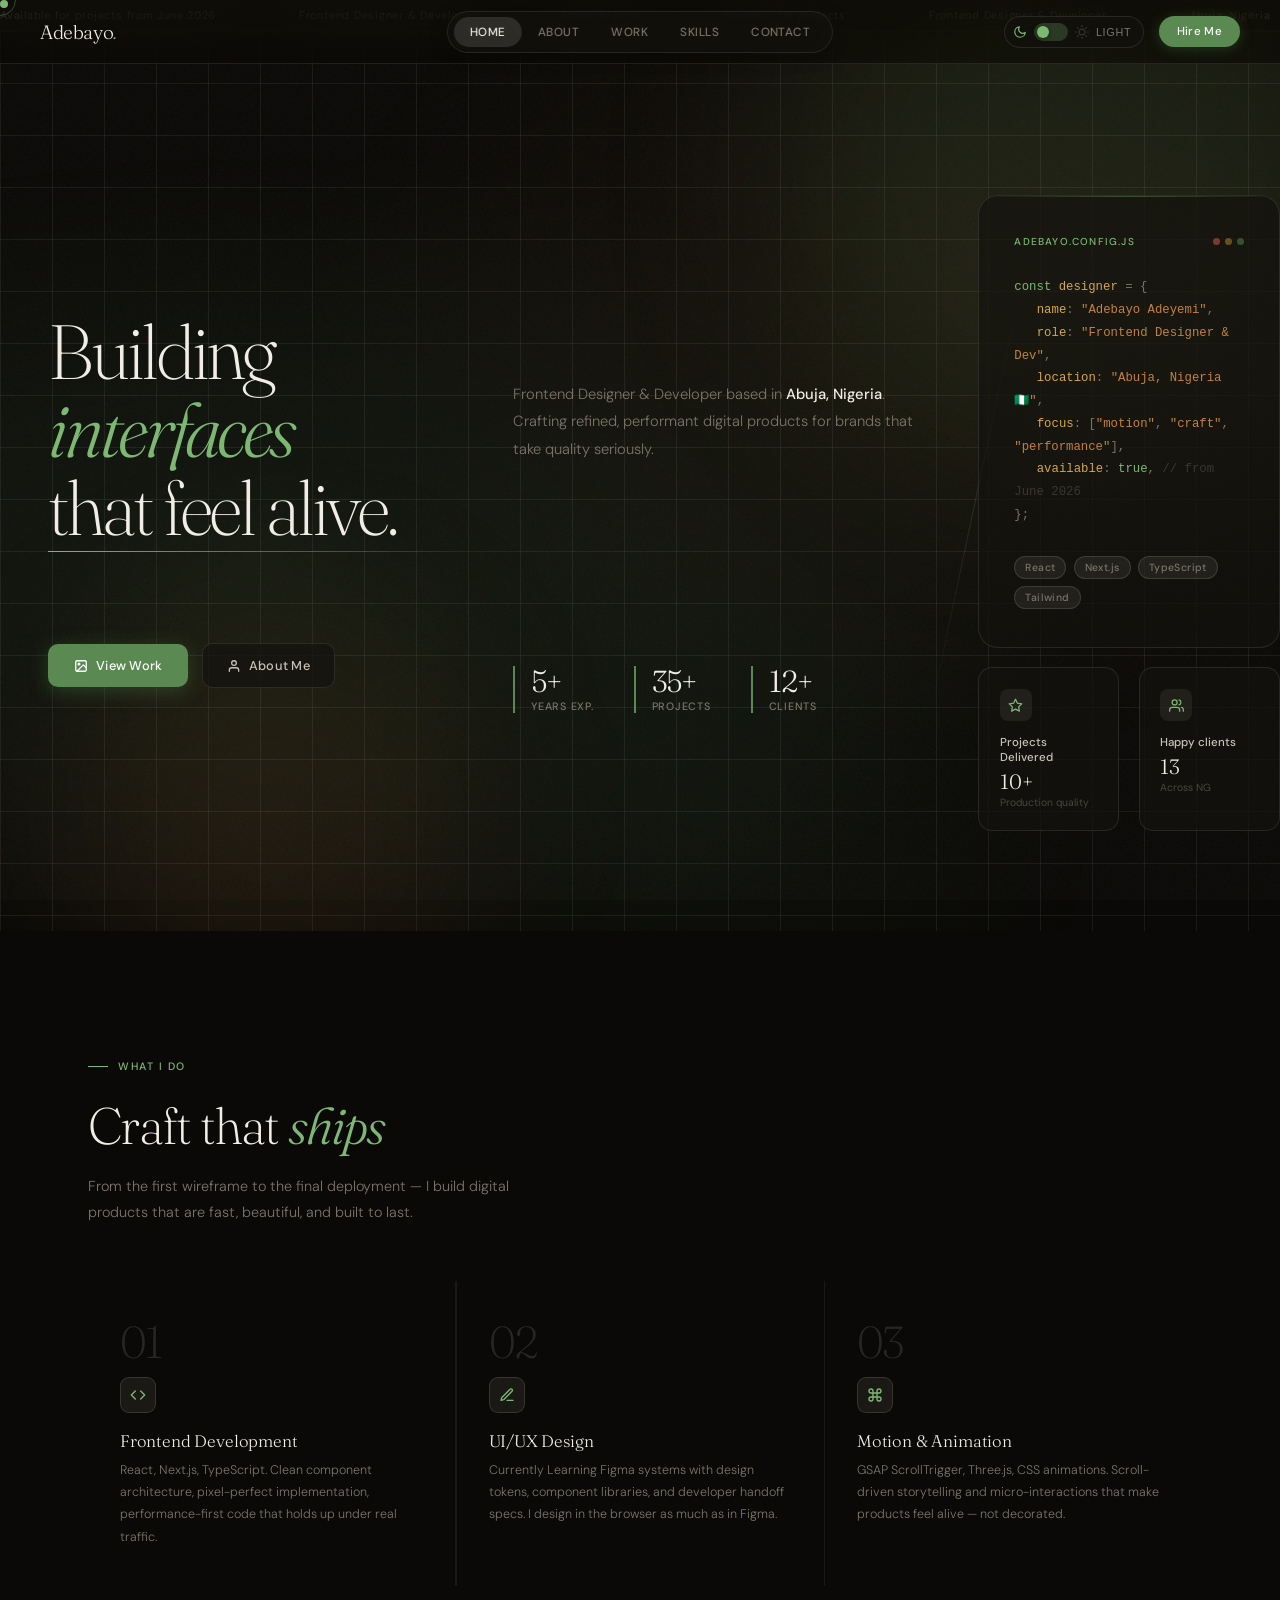
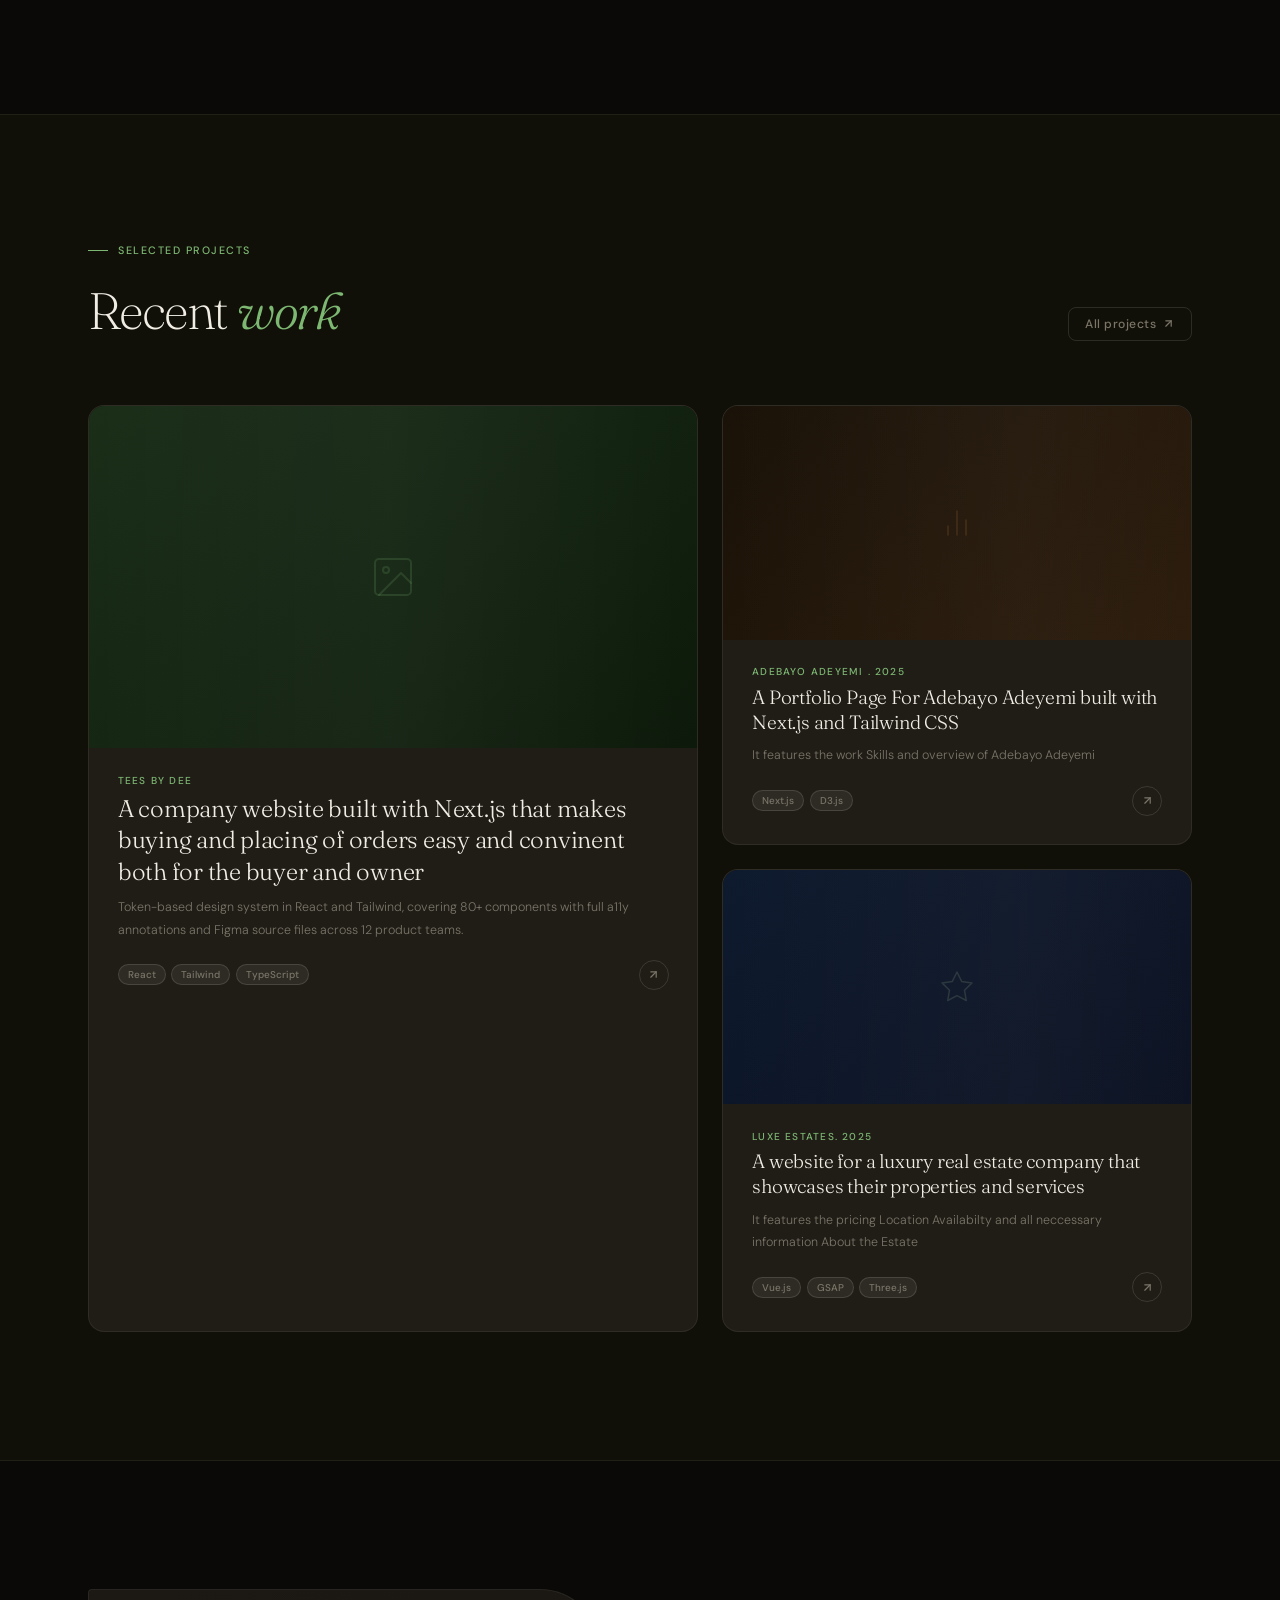
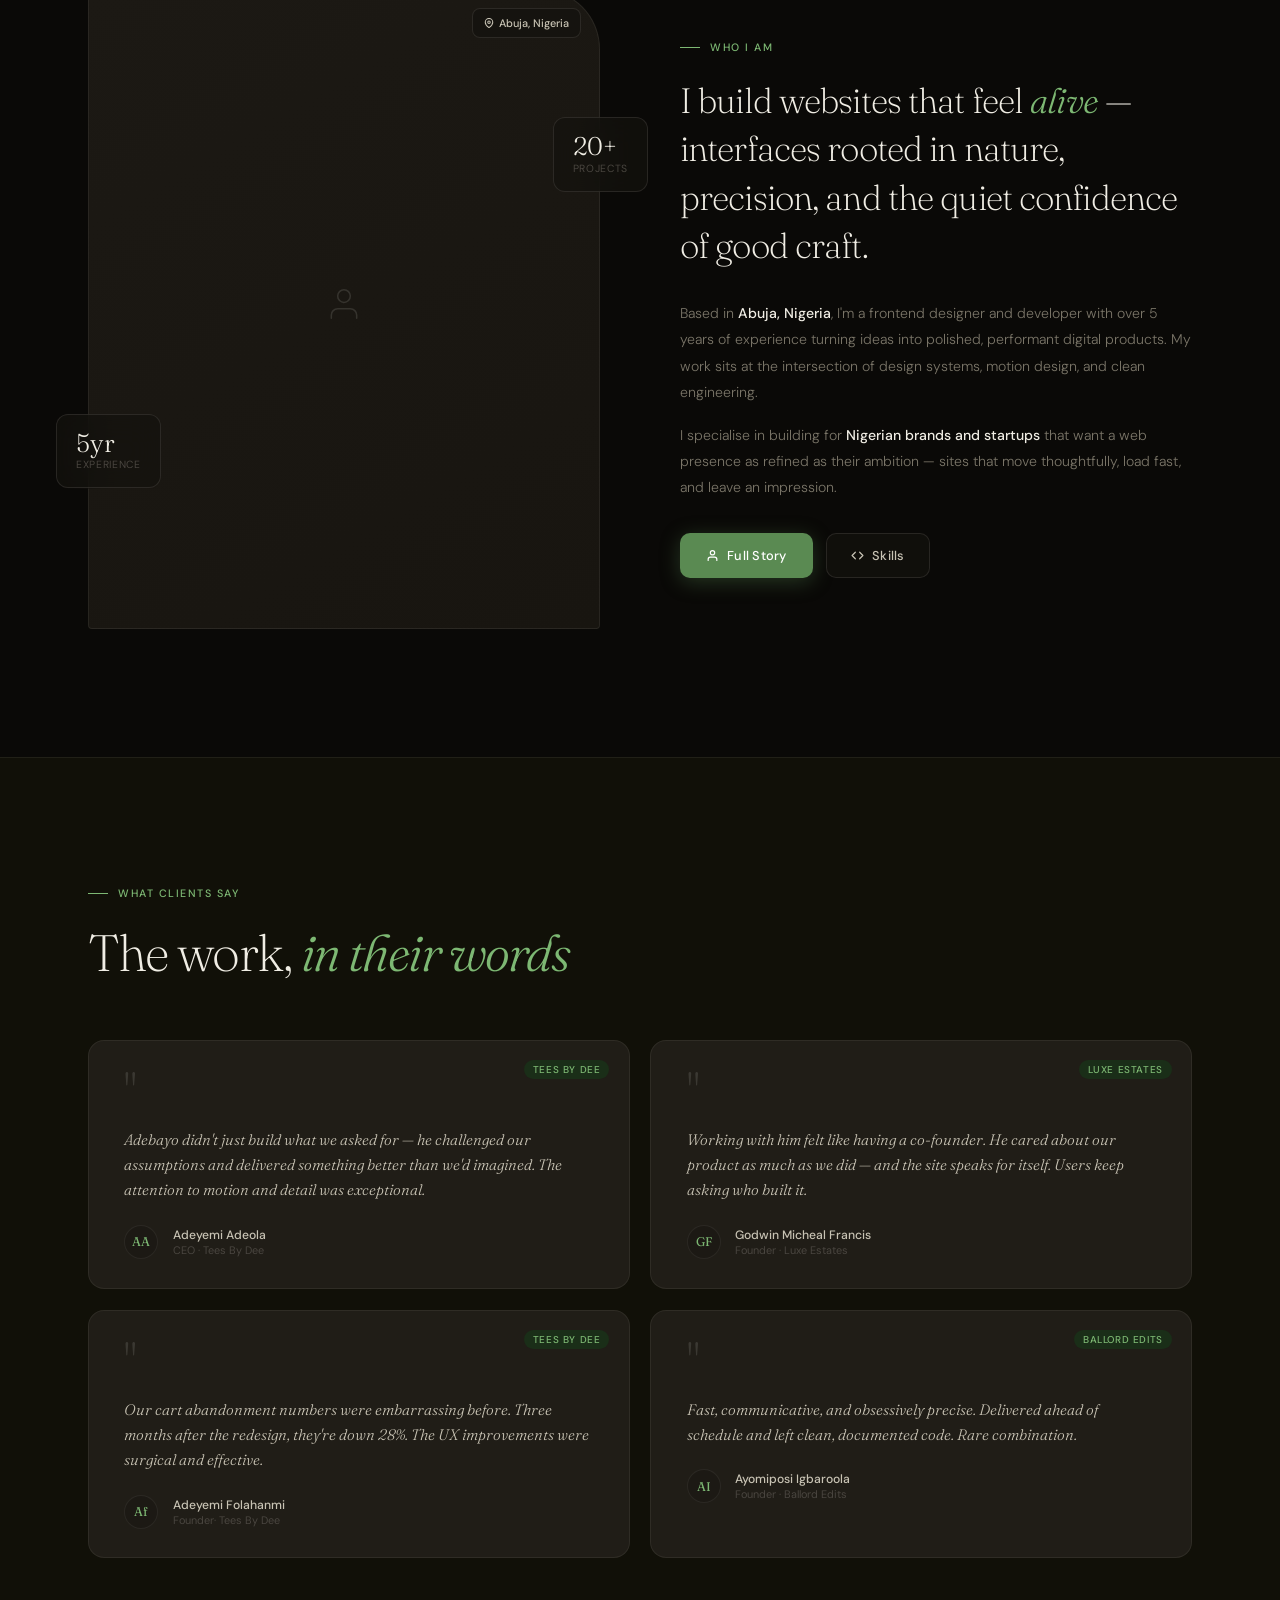
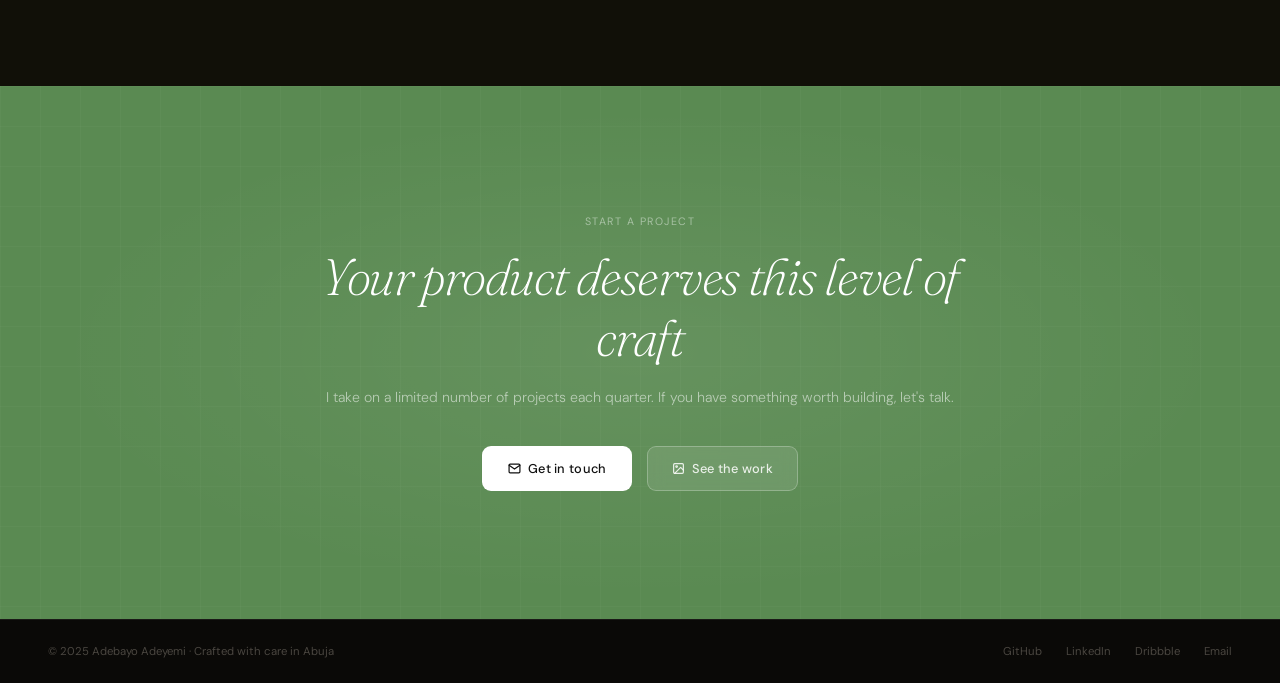
<file: index.html>
<!DOCTYPE html>
<html lang="en" data-theme="dark">
<head>
<meta charset="UTF-8">
<meta name="viewport" content="width=device-width, initial-scale=1.0">
<title>Adebayo Adeyemi — Frontend Designer & Developer</title>
<meta property="og:title" content="Adebayo Adeyemi — Frontend Designer & Developer">
<meta property="og:description" content="Frontend Designer & Developer based in Abuja, Nigeria. Building refined, performant digital experiences for brands that take quality seriously.">
<meta property="og:type" content="website">
<meta property="og:url" content="https://adebayoadeyemi.vercel.app/">
<meta property="og:image" content="https://adebayoadeyemi.vercel.app/og.png">
<meta name="twitter:card" content="summary_large_image">
<meta name="twitter:title" content="Adebayo Adeyemi — Frontend Designer & Developer">
<meta name="twitter:description" content="Frontend Designer & Developer based in Abuja, Nigeria.">
<meta name="description" content="Frontend Designer & Developer based in Abuja, Nigeria. Building refined, performant digital experiences.">
<link href="https://fonts.googleapis.com/css2?family=Fraunces:ital,opsz,wght@0,9..144,200;0,9..144,300;0,9..144,400;1,9..144,200;1,9..144,300;1,9..144,400&family=DM+Sans:ital,wght@0,300;0,400;0,500;1,300&display=swap" rel="stylesheet">
<link rel="stylesheet" href="base.css">
<style>

/* ─────────────────────────────────────────
   THEME TOKENS
───────────────────────────────────────── */
:root {
  --ease: cubic-bezier(.22,1,.36,1);
  --ease-in: cubic-bezier(.55,0,1,.45);
  --spring: cubic-bezier(.34,1.56,.64,1);
  --dur: .65s;
}

[data-theme="dark"] {
  --bg:       #0A0907;
  --bg-2:     #111008;
  --bg-3:     #181510;
  --surf:     #1C1914;
  --card:     #201D17;
  --ink:      #F0EDE4;
  --ink-2:    #C8C3B4;
  --ink-3:    #7A7568;
  --muted:    #4A4640;
  --rule:     rgba(240,237,228,0.07);
  --rule-s:   rgba(240,237,228,0.13);
  --moss:     #5A8A52;
  --moss-l:   #7DB873;
  --moss-pale:#1A2E18;
  --bark:     #C4823A;
  --sage:     #8AA882;
  --sage-pale:#1A2419;
  --gold:     #D4A844;
  --gold-pale:#2A2110;
  --nav-bg:   rgba(10,9,7,0.55);
  --nav-border: rgba(240,237,228,0.09);
  --glass-bg: rgba(20,18,14,0.72);
  --glass-border: rgba(240,237,228,0.1);
  --shadow-md: 0 8px 32px rgba(0,0,0,.45);
  --shadow-xl: 0 24px 64px rgba(0,0,0,.6);
  --grain-opacity: .045;
}

[data-theme="light"] {
  --bg:       #F8F7F2;
  --bg-2:     #F2F1EB;
  --bg-3:     #FDFCF8;
  --surf:     #EEEADE;
  --card:     #FDFCF8;
  --ink:      #0D0D0B;
  --ink-2:    #2A2920;
  --ink-3:    #5A5850;
  --muted:    #9A9890;
  --rule:     rgba(13,13,11,0.08);
  --rule-s:   rgba(13,13,11,0.15);
  --moss:     #3B5E35;
  --moss-l:   #5A8A52;
  --moss-pale:#E8F0E6;
  --bark:     #7A4A1E;
  --sage:     #8AA882;
  --sage-pale:#F0F4EE;
  --gold:     #9A7020;
  --gold-pale:#F5EAD8;
  --nav-bg:   rgba(248,247,242,0.72);
  --nav-border: rgba(13,13,11,0.1);
  --glass-bg: rgba(252,251,248,0.76);
  --glass-border: rgba(13,13,11,0.1);
  --shadow-md: 0 8px 32px rgba(13,13,11,.1);
  --shadow-xl: 0 24px 64px rgba(13,13,11,.15);
  --grain-opacity: .025;
}

/* ─────────────────────────────────────────
   RESET & BASE
───────────────────────────────────────── */
*, *::before, *::after { margin:0; padding:0; box-sizing:border-box }
html { scroll-behavior:smooth }
body {
  font-family:'DM Sans',sans-serif;
  background: var(--bg);
  color: var(--ink);
  min-height: 100vh;
  -webkit-font-smoothing: antialiased;
  cursor: none;
  overflow-x: hidden;
  transition: background var(--dur) var(--ease), color var(--dur) var(--ease);
}
a { text-decoration:none; color:inherit }
img { display:block; width:100%; object-fit:cover }

/* Grain overlay */
body::before {
  content:'';
  position:fixed; inset:0; z-index:0; pointer-events:none;
  opacity: var(--grain-opacity);
  background-image: url("data:image/svg+xml,%3Csvg viewBox='0 0 512 512' xmlns='http://www.w3.org/2000/svg'%3E%3Cfilter id='n'%3E%3CfeTurbulence type='fractalNoise' baseFrequency='0.8' numOctaves='4' stitchTiles='stitch'/%3E%3C/filter%3E%3Crect width='100%25' height='100%25' filter='url(%23n)'/%3E%3C/svg%3E");
  background-size:200px;
  transition: opacity var(--dur) var(--ease);
}

/* ─────────────────────────────────────────
   CUSTOM CURSOR
───────────────────────────────────────── */
.cursor {
  width:8px; height:8px;
  background: var(--moss-l);
  border-radius:50%;
  position:fixed; top:0; left:0;
  pointer-events:none; z-index:9999;
  mix-blend-mode:normal;
  transition: opacity .2s, transform .1s, width .3s var(--spring), height .3s var(--spring), background .4s;
}
.cursor-ring {
  width:32px; height:32px;
  border:1px solid var(--moss-l);
  border-radius:50%;
  position:fixed; top:0; left:0;
  pointer-events:none; z-index:9998;
  opacity:.35;
  transition: width .35s var(--ease), height .35s var(--ease), opacity .2s, border-color .4s;
}
.cursor.expand { width:48px; height:48px; opacity:.15 }
.cursor-ring.expand { width:60px; height:60px; opacity:.5 }
@media(pointer:coarse){ body{cursor:auto} .cursor,.cursor-ring{display:none} }

/* ─────────────────────────────────────────
   KEYFRAMES
───────────────────────────────────────── */
@keyframes fadeUp   { from{opacity:0;transform:translateY(30px)} to{opacity:1;transform:translateY(0)} }
@keyframes fadeIn   { from{opacity:0} to{opacity:1} }
@keyframes floatY   { 0%,100%{transform:translateY(0)} 50%{transform:translateY(-8px)} }
@keyframes spin     { from{transform:rotate(0deg)} to{transform:rotate(360deg)} }
@keyframes marq     { from{transform:translateX(0)} to{transform:translateX(-50%)} }
@keyframes shimmer  { 0%{background-position:-600px 0} 100%{background-position:600px 0} }
@keyframes pulse-ring { 0%{box-shadow:0 0 0 0 rgba(90,138,82,.4)} 70%{box-shadow:0 0 0 10px rgba(90,138,82,0)} 100%{box-shadow:0 0 0 0 rgba(90,138,82,0)} }
@keyframes lineGrow { from{transform:scaleX(0)} to{transform:scaleX(1)} }
@keyframes orb1     { 0%,100%{transform:translate(0,0) scale(1)} 40%{transform:translate(60px,-40px) scale(1.08)} 70%{transform:translate(-30px,20px) scale(.95)} }
@keyframes orb2     { 0%,100%{transform:translate(0,0) scale(1)} 35%{transform:translate(-50px,30px) scale(1.05)} 65%{transform:translate(40px,-25px) scale(.97)} }
@keyframes tilt     { 0%,100%{transform:rotate(-1.5deg) skewX(.5deg)} 50%{transform:rotate(1.5deg) skewX(-.5deg)} }
@keyframes countUp  { from{opacity:0;transform:translateY(12px)} to{opacity:1;transform:translateY(0)} }

/* ─────────────────────────────────────────
   REVEAL SYSTEM
───────────────────────────────────────── */
.reveal { opacity:0; transform:translateY(28px); transition:opacity .8s var(--ease), transform .8s var(--ease) }
.reveal.in { opacity:1; transform:translateY(0) }
.d1{transition-delay:.08s} .d2{transition-delay:.16s} .d3{transition-delay:.24s}
.d4{transition-delay:.32s} .d5{transition-delay:.40s} .d6{transition-delay:.48s}

/* ─────────────────────────────────────────
   GLASS NAV
───────────────────────────────────────── */
nav {
  position:fixed; top:0; left:0; right:0; z-index:300;
  height:64px;
  display:flex; align-items:center; justify-content:space-between;
  padding:0 2.5rem;
  background: var(--nav-bg);
  backdrop-filter: blur(24px) saturate(180%);
  -webkit-backdrop-filter: blur(24px) saturate(180%);
  border-bottom: 1px solid var(--nav-border);
  transition: background var(--dur) var(--ease), border-color var(--dur) var(--ease), box-shadow .3s;
}
nav.scrolled { box-shadow: 0 4px 40px rgba(0,0,0,.2) }

.nav-logo {
  font-family:'Fraunces',serif;
  font-size:1.2rem; font-weight:300;
  color: var(--ink);
  letter-spacing:-.02em;
  transition: color var(--dur) var(--ease);
  position:relative; z-index:1;
}
.nav-logo em { font-style:italic; color:var(--moss-l); transition:color var(--dur) var(--ease) }

.nav-center {
  position:absolute; left:50%; transform:translateX(-50%);
  display:flex; gap:0; align-items:center;
  background: var(--glass-bg);
  border:1px solid var(--glass-border);
  border-radius:40px;
  padding:5px 6px;
  backdrop-filter:blur(16px) saturate(160%);
  -webkit-backdrop-filter:blur(16px) saturate(160%);
  transition: background var(--dur) var(--ease), border-color var(--dur) var(--ease), box-shadow .3s;
  box-shadow: 0 2px 20px rgba(0,0,0,.15);
}
.nav-center:hover { box-shadow: 0 4px 28px rgba(0,0,0,.2) }

.nav-link {
  font-size:.74rem; font-weight:500;
  color: var(--ink-3);
  letter-spacing:.04em;
  padding:7px 16px;
  border-radius:30px;
  transition: color .22s, background .22s;
  position:relative; white-space:nowrap;
}
.nav-link:hover { color:var(--ink); background:var(--rule) }
.nav-link.on {
  color:var(--ink);
  background: var(--rule-s);
}

/* ── THEME TOGGLE ── */
.nav-right { display:flex; align-items:center; gap:.9rem }

.theme-toggle {
  display:flex; align-items:center; gap:7px;
  background: var(--glass-bg);
  border:1px solid var(--glass-border);
  border-radius:30px;
  padding:6px 12px 6px 8px;
  cursor:pointer;
  transition: background var(--dur) var(--ease), border-color var(--dur) var(--ease), box-shadow .2s;
  position:relative; overflow:hidden;
  backdrop-filter:blur(12px);
  -webkit-backdrop-filter:blur(12px);
}
.theme-toggle:hover { box-shadow:0 2px 16px rgba(0,0,0,.2) }

.tt-track {
  width:34px; height:18px;
  background: var(--rule-s);
  border-radius:9px;
  position:relative;
  transition:background .4s var(--ease);
  flex-shrink:0;
}
[data-theme="dark"] .tt-track { background:rgba(90,138,82,.35) }
[data-theme="light"] .tt-track { background:rgba(59,94,53,.25) }

.tt-thumb {
  width:12px; height:12px;
  background:var(--moss-l);
  border-radius:50%;
  position:absolute;
  top:3px; left:3px;
  transition:transform .4s var(--spring), background .4s;
  box-shadow:0 1px 4px rgba(0,0,0,.3);
}
[data-theme="light"] .tt-thumb { transform:translateX(16px) }

.tt-icon-sun, .tt-icon-moon {
  width:14px; height:14px;
  flex-shrink:0;
  transition:opacity .35s, transform .35s var(--ease), color var(--dur);
  color:var(--ink-3);
}
[data-theme="dark"]  .tt-icon-sun  { opacity:.35 }
[data-theme="dark"]  .tt-icon-moon { opacity:1; color:var(--moss-l) }
[data-theme="light"] .tt-icon-sun  { opacity:1; color:var(--bark) }
[data-theme="light"] .tt-icon-moon { opacity:.35 }

.tt-label {
  font-size:.68rem; font-weight:500;
  letter-spacing:.06em; text-transform:uppercase;
  color:var(--ink-3);
  transition:color var(--dur) var(--ease);
  user-select:none;
}

.nav-cta {
  font-size:.72rem; font-weight:500;
  background:var(--moss);
  color:#fff;
  padding:8px 18px;
  border-radius:30px;
  letter-spacing:.03em;
  transition:background .22s, transform .22s, box-shadow .22s;
  box-shadow:0 2px 14px rgba(90,138,82,.3);
  white-space:nowrap;
}
.nav-cta:hover { background:var(--moss-l); transform:translateY(-1px); box-shadow:0 4px 20px rgba(90,138,82,.4) }

/* Mobile nav */
.nav-hamburger {
  display:none; flex-direction:column; gap:5px;
  background:none; border:none; cursor:pointer; padding:6px;
}
.nav-hamburger span {
  display:block; width:22px; height:1.5px;
  background:var(--ink); border-radius:2px;
  transition:all .3s var(--ease);
}
.nav-hamburger.open span:nth-child(1) { transform:translateY(6.5px) rotate(45deg) }
.nav-hamburger.open span:nth-child(2) { opacity:0; transform:scaleX(0) }
.nav-hamburger.open span:nth-child(3) { transform:translateY(-6.5px) rotate(-45deg) }

.mobile-menu {
  display:none; position:fixed; top:64px; left:0; right:0; z-index:299;
  background:var(--glass-bg);
  backdrop-filter:blur(28px) saturate(180%);
  -webkit-backdrop-filter:blur(28px) saturate(180%);
  border-bottom:1px solid var(--nav-border);
  padding:1.2rem 1.5rem 1.8rem;
  flex-direction:column; gap:.25rem;
  transition:background var(--dur) var(--ease);
  box-shadow:0 12px 48px rgba(0,0,0,.25);
}
.mobile-menu.open { display:flex }
.mobile-menu .nav-link {
  font-size:.86rem; padding:10px 14px;
  border-radius:10px;
}
.mobile-menu .theme-toggle { margin-top:.5rem }

@media(max-width:900px) {
  .nav-center { display:none }
  .nav-hamburger { display:flex }
  nav { padding:0 1.5rem }
  .nav-cta { display:none }
}

/* ─────────────────────────────────────────
   ANNOUNCE STRIP
───────────────────────────────────────── */
.announce {
  background:var(--bg-2);
  border-bottom:1px solid var(--rule);
  font-size:.68rem; letter-spacing:.07em;
  overflow:hidden; white-space:nowrap; padding:8px 0;
  transition:background var(--dur) var(--ease), border-color var(--dur) var(--ease);
}
.announce-inner {
  display:inline-flex; gap:2.5rem;
  animation:marq 28s linear infinite;
}
.announce-item { color:var(--ink-3); transition:color var(--dur) var(--ease) }
.announce-sep { color:var(--muted); opacity:.5 }

/* ─────────────────────────────────────────
   HERO
───────────────────────────────────────── */
.hero {
  min-height:100vh;
  padding-top:64px;
  position:relative;
  overflow:hidden;
  display:flex; align-items:center;
}

/* Background layers */
.hero-bg {
  position:absolute; inset:0; z-index:0;
  background:
    radial-gradient(ellipse at 20% 60%, rgba(90,138,82,.12) 0%, transparent 55%),
    radial-gradient(ellipse at 80% 30%, rgba(196,130,58,.08) 0%, transparent 50%),
    radial-gradient(ellipse at 55% 85%, rgba(90,138,82,.06) 0%, transparent 40%);
  transition:background var(--dur) var(--ease);
}
[data-theme="light"] .hero-bg {
  background:
    radial-gradient(ellipse at 20% 60%, rgba(59,94,53,.09) 0%, transparent 55%),
    radial-gradient(ellipse at 80% 30%, rgba(122,74,30,.07) 0%, transparent 50%),
    radial-gradient(ellipse at 55% 85%, rgba(90,138,82,.05) 0%, transparent 40%);
}

/* Animated orbs */
.orb {
  position:absolute; border-radius:50%;
  filter:blur(90px); pointer-events:none;
}
.orb-1 {
  width:600px; height:600px;
  background:rgba(90,138,82,.14);
  top:-150px; right:-100px;
  animation:orb1 18s ease-in-out infinite;
  transition:background var(--dur);
}
.orb-2 {
  width:400px; height:400px;
  background:rgba(196,130,58,.1);
  bottom:-80px; left:5%;
  animation:orb2 22s ease-in-out infinite;
  transition:background var(--dur);
}
[data-theme="light"] .orb-1 { background:rgba(90,138,82,.1) }
[data-theme="light"] .orb-2 { background:rgba(122,74,30,.08) }

/* Grid overlay */
.hero-grid {
  position:absolute; inset:0; z-index:0;
  background-image:
    linear-gradient(var(--rule) 1px, transparent 1px),
    linear-gradient(90deg, var(--rule) 1px, transparent 1px);
  background-size:52px 52px;
  transition:opacity var(--dur);
}

/* Diagonal accent line */
.hero-accent-line {
  position:absolute;
  width:1px; height:55%;
  background:linear-gradient(to bottom, transparent, var(--moss-l), transparent);
  left:calc(50% + 340px);
  top:22%;
  opacity:.18;
  transform:rotate(12deg);
}

.hero-inner {
  max-width:1200px; margin:0 auto;
  padding:0 3rem;
  position:relative; z-index:1;
  width:100%;
  display:grid; grid-template-columns:1fr 1fr;
  gap:3rem; align-items:center;
}

/* LEFT — text */
.hero-l {}
.hero-availability {
  display:inline-flex; align-items:center; gap:8px;
  background:var(--glass-bg);
  border:1px solid var(--glass-border);
  border-radius:30px;
  padding:6px 14px;
  font-size:.67rem; letter-spacing:.1em; text-transform:uppercase;
  color:var(--ink-3);
  margin-bottom:2rem;
  animation:fadeUp .8s var(--ease) .2s both;
  backdrop-filter:blur(8px);
  transition:background var(--dur), border-color var(--dur), color var(--dur);
}
.avail-dot {
  width:6px; height:6px;
  border-radius:50%;
  background:var(--moss-l);
  animation:pulse-ring 2.2s ease-out infinite;
  flex-shrink:0;
}

.hero-title {
  font-family:'Fraunces',serif;
  font-size:clamp(3.4rem,6vw,5.6rem);
  font-weight:200;
  color:var(--ink);
  line-height:1.02; letter-spacing:-.04em;
  margin-bottom:1.4rem;
  animation:fadeUp .95s var(--ease) .3s both;
  transition:color var(--dur) var(--ease);
}
.hero-title .line-2 {
  display:block;
  font-style:italic;
  color:var(--moss-l);
  font-weight:300;
  transition:color var(--dur) var(--ease);
}
.hero-title .line-3 {
  display:block;
  font-style:normal; font-weight:200;
  position:relative;
}
/* underline accent */
.hero-title .line-3::after {
  content:'';
  position:absolute; bottom:-4px; left:0;
  width:100%; height:1px;
  background:linear-gradient(to right, var(--moss-l), transparent);
  animation:lineGrow 1.2s var(--ease) 1s both;
  transition:background var(--dur);
}

.hero-desc {
  font-size:.92rem;
  color:var(--ink-3);
  line-height:1.85; font-weight:300;
  max-width:420px;
  margin-bottom:2.4rem;
  animation:fadeUp .9s var(--ease) .45s both;
  transition:color var(--dur) var(--ease);
}
.hero-desc strong { color:var(--ink); font-weight:500; transition:color var(--dur) }

.hero-actions {
  display:flex; gap:.85rem; align-items:center; flex-wrap:wrap;
  animation:fadeUp .9s var(--ease) .58s both;
}

.btn-primary {
  display:inline-flex; align-items:center; gap:8px;
  background:var(--moss);
  color:#fff;
  font-family:'DM Sans',sans-serif;
  font-size:.8rem; font-weight:500;
  padding:13px 26px; border-radius:10px;
  letter-spacing:.02em;
  transition:background .22s, transform .22s, box-shadow .22s;
  box-shadow:0 4px 20px rgba(90,138,82,.35);
}
.btn-primary:hover { background:var(--moss-l); transform:translateY(-2px); box-shadow:0 8px 28px rgba(90,138,82,.4) }

.btn-secondary {
  display:inline-flex; align-items:center; gap:8px;
  background:var(--glass-bg);
  color:var(--ink-2);
  font-family:'DM Sans',sans-serif;
  font-size:.8rem; font-weight:500;
  padding:13px 24px; border-radius:10px;
  border:1px solid var(--glass-border);
  letter-spacing:.02em;
  transition:all .22s;
  backdrop-filter:blur(8px);
}
.btn-secondary:hover { background:var(--rule-s); border-color:var(--rule-s) }

/* hero stats row */
.hero-stats {
  display:flex; gap:2.5rem; margin-top:3rem;
  animation:fadeUp .9s var(--ease) .7s both;
  flex-wrap:wrap;
}
.hstat {
  display:flex; flex-direction:column; gap:3px;
  padding-left:1rem;
  border-left:2px solid var(--moss);
  transition:border-color var(--dur);
}
.hstat-num {
  font-family:'Fraunces',serif;
  font-size:1.9rem; font-weight:300;
  color:var(--ink); line-height:1;
  letter-spacing:-.03em;
  transition:color var(--dur);
}
.hstat-lbl {
  font-size:.67rem; font-weight:500;
  color:var(--ink-3); letter-spacing:.07em;
  text-transform:uppercase;
  transition:color var(--dur);
}

/* RIGHT — visual card */
.hero-r {
  display:flex; flex-direction:column; gap:1.2rem;
  animation:fadeUp 1s var(--ease) .4s both;
}

.hero-card-main {
  background:var(--glass-bg);
  border:1px solid var(--glass-border);
  border-radius:20px;
  padding:2.4rem 2.2rem;
  backdrop-filter:blur(20px) saturate(140%);
  -webkit-backdrop-filter:blur(20px) saturate(140%);
  transition:background var(--dur), border-color var(--dur), box-shadow .3s;
  position:relative; overflow:hidden;
}
.hero-card-main:hover { box-shadow:var(--shadow-xl) }
.hero-card-main::before {
  content:'';
  position:absolute; top:0; left:0; right:0; height:1px;
  background:linear-gradient(90deg, transparent, var(--moss-l), transparent);
  opacity:.35; transition:opacity var(--dur);
}

.hcm-top {
  display:flex; align-items:center; justify-content:space-between;
  margin-bottom:1.8rem;
}
.hcm-tag {
  font-size:.63rem; letter-spacing:.12em; text-transform:uppercase;
  color:var(--moss-l); font-weight:500;
  transition:color var(--dur);
}
.hcm-dots { display:flex; gap:5px }
.hcm-dot { width:7px; height:7px; border-radius:50%; background:var(--rule-s) }
.hcm-dot:nth-child(1) { background:rgba(252,95,95,.45) }
.hcm-dot:nth-child(2) { background:rgba(252,188,50,.35) }
.hcm-dot:nth-child(3) { background:rgba(90,138,82,.5) }

.hcm-code {
  font-family:monospace; font-size:.77rem;
  line-height:1.85;
  color:var(--ink-3);
  margin-bottom:1.8rem;
  transition:color var(--dur);
}
.hcm-code .c-keyword { color:var(--moss-l); transition:color var(--dur) }
.hcm-code .c-string  { color:var(--bark); transition:color var(--dur) }
.hcm-code .c-comment { color:var(--muted); opacity:.7; transition:color var(--dur) }
.hcm-code .c-prop    { color:var(--gold); transition:color var(--dur) }
.hcm-code .indent    { padding-left:1.4rem }

.hcm-stack {
  display:flex; gap:.45rem; flex-wrap:wrap;
}
.hcm-chip {
  font-size:.65rem; font-weight:500; letter-spacing:.04em;
  padding:4px 10px; border-radius:20px;
  background:var(--rule);
  border:1px solid var(--rule-s);
  color:var(--ink-3);
  transition:background var(--dur), border-color var(--dur), color var(--dur);
}
.hcm-chip:hover { background:var(--moss-pale); color:var(--moss-l); border-color:transparent }

/* Small cards row */
.hero-cards-sm { display:grid; grid-template-columns:1fr 1fr; gap:1.2rem }

.hcard-sm {
  background:var(--glass-bg);
  border:1px solid var(--glass-border);
  border-radius:14px; padding:1.3rem;
  backdrop-filter:blur(16px);
  -webkit-backdrop-filter:blur(16px);
  transition:background var(--dur), border-color var(--dur), transform .3s var(--ease), box-shadow .3s;
  cursor:default;
  position:relative; overflow:hidden;
}
.hcard-sm::after {
  content:'';
  position:absolute; bottom:0; left:0; right:0; height:2px;
  background:linear-gradient(90deg, var(--moss), transparent);
  transform:scaleX(0); transform-origin:left;
  transition:transform .35s var(--ease);
}
.hcard-sm:hover { transform:translateY(-3px); box-shadow:var(--shadow-md) }
.hcard-sm:hover::after { transform:scaleX(1) }

.hcs-ico {
  width:32px; height:32px;
  border-radius:8px;
  background:var(--rule);
  display:flex; align-items:center; justify-content:center;
  color:var(--moss-l);
  margin-bottom:.9rem;
  transition:background var(--dur), color var(--dur);
}
.hcard-sm:hover .hcs-ico { background:var(--moss-pale) }
.hcs-label { font-size:.72rem; font-weight:500; color:var(--ink-2); margin-bottom:.2rem; transition:color var(--dur) }
.hcs-val { font-family:'Fraunces',serif; font-size:1.3rem; font-weight:300; color:var(--ink); transition:color var(--dur) }
.hcs-sub { font-size:.65rem; color:var(--muted); margin-top:.15rem; transition:color var(--dur) }

/* ─────────────────────────────────────────
   MARQUEE STRIP
───────────────────────────────────────── */
.marquee-strip {
  background:var(--bg-2);
  border-top:1px solid var(--rule);
  border-bottom:1px solid var(--rule);
  padding:.9rem 0; overflow:hidden;
  transition:background var(--dur), border-color var(--dur);
}
.marquee-inner {
  display:inline-flex; gap:3rem;
  animation:marq 20s linear infinite;
  align-items:center;
}
.mq-item {
  display:flex; align-items:center; gap:8px;
  font-size:.75rem; font-weight:500;
  color:var(--ink-3); white-space:nowrap;
  letter-spacing:.04em;
  transition:color var(--dur);
}
.mq-sep { color:var(--muted); opacity:.3; font-size:.6rem }

/* ─────────────────────────────────────────
   SERVICES SECTION
───────────────────────────────────────── */
.section { max-width:1200px; margin:0 auto; padding:8rem 3rem }

.sec-eyebrow {
  display:flex; align-items:center; gap:10px;
  font-size:.67rem; letter-spacing:.14em; text-transform:uppercase;
  color:var(--moss-l); font-weight:500;
  margin-bottom:1.4rem;
  transition:color var(--dur);
}
.sec-eyebrow::before {
  content:''; width:20px; height:1px;
  background:var(--moss-l); flex-shrink:0;
  transition:background var(--dur);
}

.sec-title {
  font-family:'Fraunces',serif;
  font-size:clamp(2rem,4vw,3.2rem);
  font-weight:200; color:var(--ink);
  line-height:1.2; letter-spacing:-.03em;
  margin-bottom:1rem;
  transition:color var(--dur);
}
.sec-title em { font-style:italic; color:var(--moss-l); font-weight:300; transition:color var(--dur) }

.sec-desc {
  font-size:.9rem; color:var(--ink-3);
  line-height:1.82; font-weight:300;
  max-width:480px; margin-bottom:3.5rem;
  transition:color var(--dur);
}

/* Services grid */
.services-grid {
  display:grid;
  grid-template-columns:repeat(3,1fr);
  gap:1.5px;
  background:var(--rule);
  border-radius:16px;
  overflow:hidden;
}

.service-card {
  background:var(--bg);
  padding:2.4rem 2rem;
  transition:background .3s var(--ease);
  cursor:default; position:relative;
  overflow:hidden;
}
.service-card::before {
  content:'';
  position:absolute; top:0; left:0; right:0; height:3px;
  background:var(--moss);
  transform:scaleX(0); transform-origin:left;
  transition:transform .4s var(--ease);
}
.service-card:hover { background:var(--surf) }
.service-card:hover::before { transform:scaleX(1) }

.sc-num {
  font-family:'Fraunces',serif;
  font-size:2.8rem; font-weight:200;
  color:var(--rule-s); line-height:1;
  margin-bottom:.8rem; letter-spacing:-.04em;
  transition:color var(--dur);
}
.sc-ico {
  width:36px; height:36px;
  border-radius:9px;
  background:var(--rule);
  border:1px solid var(--rule-s);
  display:flex; align-items:center; justify-content:center;
  color:var(--moss-l); margin-bottom:1.1rem;
  transition:background .3s, border-color .3s, color var(--dur);
}
.service-card:hover .sc-ico { background:var(--moss-pale); border-color:transparent }
.sc-title {
  font-family:'Fraunces',serif;
  font-size:1.05rem; font-weight:300;
  color:var(--ink); margin-bottom:.5rem; letter-spacing:-.01em;
  transition:color var(--dur);
}
.sc-desc { font-size:.78rem; color:var(--ink-3); line-height:1.78; font-weight:300; transition:color var(--dur) }

/* ─────────────────────────────────────────
   FEATURED WORK
───────────────────────────────────────── */
.work-section {
  background:var(--bg-2);
  border-top:1px solid var(--rule);
  border-bottom:1px solid var(--rule);
  padding:8rem 0;
  transition:background var(--dur), border-color var(--dur);
}
.work-inner { max-width:1200px; margin:0 auto; padding:0 3rem }

.work-header {
  display:flex; align-items:flex-end; justify-content:space-between;
  margin-bottom:4rem; flex-wrap:wrap; gap:1.5rem;
}

.work-link-all {
  display:inline-flex; align-items:center; gap:6px;
  font-size:.76rem; font-weight:500;
  color:var(--ink-3); letter-spacing:.04em;
  border:1px solid var(--rule-s);
  padding:8px 16px; border-radius:8px;
  transition:all .22s;
}
.work-link-all:hover { color:var(--ink); background:var(--rule); border-color:var(--rule-s) }

.work-grid {
  display:grid;
  grid-template-columns:1.3fr 1fr;
  gap:1.5rem;
}

.work-card {
  background:var(--card);
  border:1px solid var(--rule);
  border-radius:16px; overflow:hidden;
  transition:transform .45s var(--ease), box-shadow .45s var(--ease), border-color .3s;
  cursor:default;
}
.work-card:hover { transform:translateY(-6px); box-shadow:var(--shadow-xl); border-color:var(--rule-s) }

.work-card-img {
  aspect-ratio:16/9;
  background:var(--bg-3);
  position:relative; overflow:hidden;
  transition:background var(--dur);
}
.wci-inner {
  width:100%; height:100%;
  transition:transform .7s var(--ease);
}
.work-card:hover .wci-inner { transform:scale(1.04) }
.wci-placeholder {
  width:100%; height:100%;
  display:flex; align-items:center; justify-content:center;
  background:linear-gradient(135deg, var(--surf) 0%, var(--bg-3) 100%);
  position:relative; overflow:hidden;
}
.wci-placeholder::after {
  content:'';
  position:absolute; inset:0;
  background:linear-gradient(90deg,transparent,rgba(255,255,255,.03),transparent);
  background-size:600px;
  animation:shimmer 2.5s infinite;
}
.wci-overlay {
  position:absolute; inset:0;
  background:linear-gradient(to top, rgba(0,0,0,.5) 0%, transparent 55%);
  opacity:0; transition:opacity .35s;
}
.work-card:hover .wci-overlay { opacity:1 }

.wci-actions {
  position:absolute; bottom:1rem; left:1rem; right:1rem;
  display:flex; gap:.5rem;
  transform:translateY(10px); opacity:0;
  transition:all .3s var(--ease);
}
.work-card:hover .wci-actions { transform:translateY(0); opacity:1 }
.wci-btn {
  flex:1; display:flex; align-items:center; justify-content:center; gap:6px;
  background:rgba(255,255,255,.92); color:#111;
  font-size:.7rem; font-weight:600; letter-spacing:.05em; text-transform:uppercase;
  padding:9px; border-radius:8px;
  transition:background .2s; backdrop-filter:blur(6px);
}
.wci-btn:hover { background:#fff }

.work-card-body { padding:1.6rem 1.8rem 1.8rem }
.wcb-eyebrow { font-size:.63rem; letter-spacing:.12em; text-transform:uppercase; color:var(--moss-l); font-weight:500; margin-bottom:.4rem; transition:color var(--dur) }
.wcb-title {
  font-family:'Fraunces',serif;
  font-size:1.2rem; font-weight:300;
  color:var(--ink); line-height:1.3; margin-bottom:.6rem; letter-spacing:-.01em;
  transition:color var(--dur);
}
.work-card-lg .wcb-title { font-size:1.5rem }
.wcb-desc { font-size:.78rem; color:var(--ink-3); line-height:1.78; font-weight:300; margin-bottom:1.2rem; transition:color var(--dur) }
.wcb-footer { display:flex; align-items:center; justify-content:space-between }
.wcb-tags { display:flex; gap:.35rem; flex-wrap:wrap }
.wcb-tag {
  font-size:.62rem; font-weight:500;
  padding:3px 9px; border-radius:12px;
  background:var(--rule); color:var(--ink-3); border:1px solid var(--rule-s);
  transition:background var(--dur), color var(--dur), border-color var(--dur);
}
.wcb-arrow {
  width:30px; height:30px; border-radius:50%;
  border:1px solid var(--rule-s);
  display:flex; align-items:center; justify-content:center;
  color:var(--ink-3);
  transition:all .25s;
}
.work-card:hover .wcb-arrow {
  background:var(--moss); border-color:var(--moss); color:#fff;
  transform:rotate(-45deg);
}
.wcb-outcome {
  font-size:.7rem; color:var(--moss-l); font-weight:500;
  margin-top:.7rem; display:flex; align-items:center; gap:5px;
  transition:color var(--dur);
}
.wcb-outcome::before { content:''; width:14px; height:1px; background:var(--moss-l); transition:background var(--dur) }

/* side stack */
.work-side { display:flex; flex-direction:column; gap:1.5rem }

/* ─────────────────────────────────────────
   ABOUT STRIP
───────────────────────────────────────── */
.about-strip {
  max-width:1200px; margin:0 auto;
  padding:8rem 3rem;
  display:grid; grid-template-columns:1fr 1fr;
  gap:5rem; align-items:center;
}

.about-visual {
  position:relative;
}
.av-frame {
  width:100%; aspect-ratio:4/5;
  border-radius:4px 60px 4px 4px;
  background:linear-gradient(150deg, var(--surf) 0%, var(--bg-3) 100%);
  border:1px solid var(--rule);
  overflow:hidden; position:relative;
  transition:border-color var(--dur), background var(--dur);
  display:flex; align-items:center; justify-content:center;
}
.av-frame-inner {
  display:flex; flex-direction:column; align-items:center; gap:.6rem;
  color:var(--rule-s);
}
.av-frame-placeholder {
  font-family:'Fraunces',serif;
  font-size:.8rem; font-style:italic;
  color:var(--muted); letter-spacing:.04em;
  transition:color var(--dur);
}
.av-badge-loc {
  position:absolute; top:1.2rem; right:1.2rem;
  background:var(--glass-bg);
  backdrop-filter:blur(12px);
  border:1px solid var(--glass-border);
  border-radius:8px; padding:7px 11px;
  font-size:.68rem; font-weight:500;
  color:var(--ink-2); display:flex; align-items:center; gap:5px;
  transition:background var(--dur), border-color var(--dur), color var(--dur);
}
.av-badge-avail {
  position:absolute; bottom:1.2rem; left:1.2rem;
  background:var(--glass-bg);
  backdrop-filter:blur(12px);
  border:1px solid var(--glass-border);
  border-radius:20px; padding:7px 13px;
  font-size:.7rem; font-weight:500;
  color:var(--moss-l); display:flex; align-items:center; gap:6px;
  transition:background var(--dur), border-color var(--dur), color var(--dur);
}
.avail-pulse {
  width:6px; height:6px; border-radius:50%;
  background:var(--moss-l);
  animation:pulse-ring 2s ease-out infinite;
  transition:background var(--dur);
}

/* decorative floating cards */
.av-float-card {
  position:absolute;
  background:var(--glass-bg);
  backdrop-filter:blur(16px);
  border:1px solid var(--glass-border);
  border-radius:12px; padding:1rem 1.2rem;
  transition:background var(--dur), border-color var(--dur);
}
.afc-1 { right:-3rem; top:20%; animation:floatY 4s ease-in-out infinite }
.afc-2 { left:-2rem; bottom:22%; animation:floatY 5s ease-in-out infinite 1s }
.afc-num { font-family:'Fraunces',serif; font-size:1.6rem; font-weight:300; color:var(--ink); line-height:1; transition:color var(--dur) }
.afc-lbl { font-size:.65rem; color:var(--muted); letter-spacing:.06em; text-transform:uppercase; margin-top:2px; transition:color var(--dur) }

.about-text {}
.about-pull {
  font-family:'Fraunces',serif;
  font-size:clamp(1.5rem,2.8vw,2.2rem);
  font-weight:200; color:var(--ink);
  line-height:1.38; letter-spacing:-.025em;
  margin-bottom:1.8rem;
  transition:color var(--dur);
}
.about-pull em { font-style:italic; color:var(--moss-l); font-weight:300; transition:color var(--dur) }
.about-p {
  font-size:.88rem; color:var(--ink-3);
  line-height:1.88; font-weight:300;
  margin-bottom:1rem;
  transition:color var(--dur);
}
.about-p strong { color:var(--ink); font-weight:500; transition:color var(--dur) }
.about-links {
  display:flex; gap:.85rem; margin-top:2rem; flex-wrap:wrap;
}

/* ─────────────────────────────────────────
   TESTIMONIAL
───────────────────────────────────────── */
.testi-section {
  background:var(--bg-2);
  border-top:1px solid var(--rule);
  padding:8rem 0;
  transition:background var(--dur), border-color var(--dur);
}
.testi-inner { max-width:1200px; margin:0 auto; padding:0 3rem }

.testi-grid { display:grid; grid-template-columns:repeat(2,1fr); gap:1.3rem; margin-top:3.5rem }
.testi-card {
  background:var(--card);
  border:1px solid var(--rule);
  border-radius:16px; padding:2rem 2.2rem 1.8rem;
  transition:border-color .25s, box-shadow .25s, background var(--dur);
  position:relative;
}
.testi-card:hover { border-color:var(--rule-s); box-shadow:var(--shadow-md) }
.tq { font-family:'Fraunces',serif; font-size:3rem; font-weight:200; color:var(--rule-s); line-height:.8; margin-bottom:1rem; transition:color var(--dur) }
.tt { font-family:'Fraunces',serif; font-size:.95rem; font-weight:300; font-style:italic; color:var(--ink-2); line-height:1.65; margin-bottom:1.4rem; transition:color var(--dur) }
.tp { display:flex; align-items:center; gap:.9rem }
.ta { width:34px; height:34px; border-radius:50%; background:var(--surf); border:1px solid var(--rule); display:flex; align-items:center; justify-content:center; font-family:'Fraunces',serif; font-size:.78rem; color:var(--moss-l); flex-shrink:0; transition:background var(--dur), border-color var(--dur), color var(--dur) }
.tn { font-size:.76rem; font-weight:500; color:var(--ink-2); transition:color var(--dur) }
.tr { font-size:.68rem; color:var(--muted); transition:color var(--dur) }
.testi-proj-badge {
  position:absolute; top:1.2rem; right:1.2rem;
  font-size:.62rem; font-weight:500; letter-spacing:.06em; text-transform:uppercase;
  color:var(--moss-l); background:var(--moss-pale);
  padding:3px 9px; border-radius:20px;
  transition:color var(--dur), background var(--dur);
}

/* ─────────────────────────────────────────
   CTA SECTION
───────────────────────────────────────── */
.cta-section {
  background:var(--moss);
  padding:8rem 3rem;
  text-align:center;
  position:relative; overflow:hidden;
  transition:background .5s;
}
.cta-section::before {
  content:''; position:absolute; inset:0;
  background:radial-gradient(ellipse at 50% 50%, rgba(255,255,255,.07) 0%, transparent 65%);
}
.cta-section::after {
  content:''; position:absolute; inset:0;
  background-image:linear-gradient(rgba(255,255,255,.025) 1px, transparent 1px),linear-gradient(90deg, rgba(255,255,255,.025) 1px, transparent 1px);
  background-size:40px 40px;
}
.cta-inner-sec { max-width:640px; margin:0 auto; position:relative; z-index:1 }
.cta-eyebrow { font-size:.67rem; letter-spacing:.14em; text-transform:uppercase; color:rgba(255,255,255,.45); margin-bottom:1.1rem }
.cta-h {
  font-family:'Fraunces',serif;
  font-size:clamp(2rem,4vw,3.2rem);
  font-weight:200; font-style:italic;
  color:#fff; line-height:1.2; letter-spacing:-.025em;
  margin-bottom:1rem;
}
.cta-p { font-size:.88rem; color:rgba(255,255,255,.55); line-height:1.82; margin-bottom:2.2rem; font-weight:300 }
.cta-btns { display:flex; gap:.9rem; justify-content:center; flex-wrap:wrap }
.cta-btn-p {
  display:inline-flex; align-items:center; gap:7px;
  background:#fff; color:#111;
  font-family:'DM Sans',sans-serif;
  font-size:.8rem; font-weight:500;
  padding:13px 26px; border-radius:9px;
  letter-spacing:.02em; transition:all .22s;
}
.cta-btn-p:hover { background:var(--bg-2); transform:translateY(-2px); box-shadow:0 6px 24px rgba(0,0,0,.25) }
.cta-btn-s {
  display:inline-flex; align-items:center; gap:7px;
  background:rgba(255,255,255,.1);
  color:rgba(255,255,255,.85);
  font-family:'DM Sans',sans-serif;
  font-size:.8rem; font-weight:500;
  padding:13px 24px; border-radius:9px;
  border:1px solid rgba(255,255,255,.25);
  letter-spacing:.02em; transition:all .22s;
  backdrop-filter:blur(8px);
}
.cta-btn-s:hover { background:rgba(255,255,255,.18); border-color:rgba(255,255,255,.5) }

/* ─────────────────────────────────────────
   FOOTER
───────────────────────────────────────── */
footer {
  border-top:1px solid var(--rule);
  padding:1.5rem 3rem;
  display:flex; align-items:center; justify-content:space-between;
  font-size:.71rem; color:var(--muted);
  transition:border-color var(--dur), color var(--dur);
}
.foot-links { display:flex; gap:1.5rem }
.foot-links a { color:var(--muted); transition:color .2s }
.foot-links a:hover { color:var(--ink) }
footer span { transition:color var(--dur) }

/* ─────────────────────────────────────────
   RESPONSIVE
───────────────────────────────────────── */
@media(max-width:1000px) {
  .hero-inner { grid-template-columns:1fr; gap:4rem; padding:2rem 1.5rem }
  .hero-r { max-width:520px; margin:0 auto; width:100% }
  .work-grid { grid-template-columns:1fr }
  .work-side { flex-direction:row }
  .about-strip { grid-template-columns:1fr; gap:3rem }
  .av-float-card { display:none }
  .testi-grid { grid-template-columns:1fr }
}
@media(max-width:700px) {
  .section { padding:5rem 1.5rem }
  .work-inner { padding:0 1.5rem }
  .testi-inner { padding:0 1.5rem }
  .hero-inner { padding:2rem 1.5rem }
  .services-grid { grid-template-columns:1fr }
  .work-side { flex-direction:column }
  .about-strip { padding:5rem 1.5rem }
  footer { flex-direction:column; gap:1rem; text-align:center; padding:1.2rem }
  .cta-section { padding:5rem 1.5rem }
  .hero-cards-sm { grid-template-columns:1fr 1fr }
  .hstat-num { font-size:1.5rem }
}

</style>
</head>
<body>

<div class="cursor" id="C"></div>
<div class="cursor-ring" id="CR"></div>

<!-- ── MOBILE MENU ── -->
<div class="mobile-menu" id="mobileMenu">
  <a class="nav-link on" href="index.html">Home</a>
  <a class="nav-link" href="about.html">About</a>
  <a class="nav-link" href="work.html">Work</a>
  <a class="nav-link" href="skills.html">Skills</a>
  <a class="nav-link" href="mailto:adebayoadeyemi0071@gmail.com">Contact</a>
  <button class="theme-toggle" id="themeToggleMobile" aria-label="Toggle theme" style="align-self:flex-start;margin-top:.4rem">
    <svg class="tt-icon-moon" viewBox="0 0 24 24" fill="none" stroke="currentColor" stroke-width="2" stroke-linecap="round" stroke-linejoin="round"><path d="M21 12.79A9 9 0 1 1 11.21 3 7 7 0 0 0 21 12.79z"/></svg>
    <div class="tt-track"><div class="tt-thumb"></div></div>
    <svg class="tt-icon-sun" viewBox="0 0 24 24" fill="none" stroke="currentColor" stroke-width="2" stroke-linecap="round" stroke-linejoin="round"><circle cx="12" cy="12" r="5"/><line x1="12" y1="1" x2="12" y2="3"/><line x1="12" y1="21" x2="12" y2="23"/><line x1="4.22" y1="4.22" x2="5.64" y2="5.64"/><line x1="18.36" y1="18.36" x2="19.78" y2="19.78"/><line x1="1" y1="12" x2="3" y2="12"/><line x1="21" y1="12" x2="23" y2="12"/><line x1="4.22" y1="19.78" x2="5.64" y2="18.36"/><line x1="18.36" y1="5.64" x2="19.78" y2="4.22"/></svg>
    <span class="tt-label">Theme</span>
  </button>
</div>

<!-- ── ANNOUNCE ── -->
<div class="announce" style="margin-top:0">
  <div class="announce-inner">
    <span class="announce-item">Available for projects from June 2026</span><span class="announce-sep">·</span>
    <span class="announce-item">Frontend Designer &amp; Developer</span><span class="announce-sep">·</span>
    <span class="announce-item">Abuja, Nigeria</span><span class="announce-sep">·</span>
    <span class="announce-item">Available for projects </span><span class="announce-sep">·</span>
    <span class="announce-item">Frontend Designer &amp; Developer</span><span class="announce-sep">·</span>
    <span class="announce-item">Abuja, Nigeria</span><span class="announce-sep">·</span>
  </div>
</div>

<!-- ── NAV ── -->
<nav id="mainNav">
  <a class="nav-logo" href="index.html">Adebayo<em>.</em></a>

  <div class="nav-center">
    <a class="nav-link on" href="index.html">Home</a>
    <a class="nav-link" href="about.html">About</a>
    <a class="nav-link" href="work.html">Work</a>
    <a class="nav-link" href="skills.html">Skills</a>
    <a class="nav-link" href="mailto:adebayoadeyemi0071@gmail.com">Contact</a>
  </div>

  <div class="nav-right">
    <!-- THEME TOGGLE -->
    <button class="theme-toggle" id="themeToggle" aria-label="Toggle light/dark mode">
      <svg class="tt-icon-moon" viewBox="0 0 24 24" fill="none" stroke="currentColor" stroke-width="2" stroke-linecap="round" stroke-linejoin="round">
        <path d="M21 12.79A9 9 0 1 1 11.21 3 7 7 0 0 0 21 12.79z"/>
      </svg>
      <div class="tt-track"><div class="tt-thumb"></div></div>
      <svg class="tt-icon-sun" viewBox="0 0 24 24" fill="none" stroke="currentColor" stroke-width="2" stroke-linecap="round" stroke-linejoin="round">
        <circle cx="12" cy="12" r="5"/>
        <line x1="12" y1="1" x2="12" y2="3"/>
        <line x1="12" y1="21" x2="12" y2="23"/>
        <line x1="4.22" y1="4.22" x2="5.64" y2="5.64"/>
        <line x1="18.36" y1="18.36" x2="19.78" y2="19.78"/>
        <line x1="1" y1="12" x2="3" y2="12"/>
        <line x1="21" y1="12" x2="23" y2="12"/>
        <line x1="4.22" y1="19.78" x2="5.64" y2="18.36"/>
        <line x1="18.36" y1="5.64" x2="19.78" y2="4.22"/>
      </svg>
      <span class="tt-label" id="themeLabel">Light</span>
    </button>

    <a class="nav-cta" href="mailto:adebayoadeyemi0071@gmail.com">Hire Me</a>

    <button class="nav-hamburger" id="hamburger" aria-label="Menu">
      <span></span><span></span><span></span>
    </button>
  </div>
</nav>

<!-- ─────────────────── HERO ─────────────────── -->
<section class="hero">
  <div class="hero-bg"></div>
  <div class="orb orb-1"></div>
  <div class="orb orb-2"></div>
  <div class="hero-grid"></div>
  <div class="hero-accent-line"></div>

  <div class="hero-inner">
    <!-- LEFT -->
   

      <h1 class="hero-title">
        Building
        <span class="line-2">interfaces</span>
        <span class="line-3">that feel alive.</span>
      </h1>

      <p class="hero-desc">
        Frontend Designer &amp; Developer based in <strong>Abuja, Nigeria</strong>.
        Crafting refined, performant digital products for brands that take quality seriously.
      </p>

      <div class="hero-actions">
        <a class="btn-primary" href="work.html">
          <svg width="14" height="14" viewBox="0 0 24 24" fill="none" stroke="currentColor" stroke-width="2.2" stroke-linecap="round" stroke-linejoin="round"><rect x="3" y="3" width="18" height="18" rx="2"/><circle cx="8.5" cy="8.5" r="1.5"/><polyline points="21 15 16 10 5 21"/></svg>
          View Work
        </a>
        <a class="btn-secondary" href="about.html">
          <svg width="14" height="14" viewBox="0 0 24 24" fill="none" stroke="currentColor" stroke-width="2.2" stroke-linecap="round" stroke-linejoin="round"><path d="M20 21v-2a4 4 0 0 0-4-4H8a4 4 0 0 0-4 4v2"/><circle cx="12" cy="7" r="4"/></svg>
          About Me
        </a>
      </div>

      <div class="hero-stats">
        <div class="hstat">
          <div class="hstat-num" data-count="5">0</div>
          <div class="hstat-lbl">Years exp.</div>
        </div>
        <div class="hstat">
          <div class="hstat-num" data-count="35">0</div>
          <div class="hstat-lbl">Projects</div>
        </div>
        <div class="hstat">
          <div class="hstat-num" data-count="12">0</div>
          <div class="hstat-lbl">Clients</div>
        </div>
      </div>
    </div>

    <!-- RIGHT -->
    <div class="hero-r">
      <!-- Code card -->
      <div class="hero-card-main">
        <div class="hcm-top">
          <span class="hcm-tag">adebayo.config.js</span>
          <div class="hcm-dots">
            <div class="hcm-dot"></div>
            <div class="hcm-dot"></div>
            <div class="hcm-dot"></div>
          </div>
        </div>
        <div class="hcm-code">
<span class="c-keyword">const</span> <span class="c-prop">designer</span> = {<br>
<span class="indent c-prop">name</span>: <span class="c-string">"Adebayo Adeyemi"</span>,<br>
<span class="indent c-prop">role</span>: <span class="c-string">"Frontend Designer &amp; Dev"</span>,<br>
<span class="indent c-prop">location</span>: <span class="c-string">"Abuja, Nigeria 🇳🇬"</span>,<br>
<span class="indent c-prop">focus</span>: [<span class="c-string">"motion"</span>, <span class="c-string">"craft"</span>, <span class="c-string">"performance"</span>],<br>
<span class="indent c-prop">available</span>: <span class="c-keyword">true</span>, <span class="c-comment">// from June 2026</span><br>
};
        </div>
        <div class="hcm-stack">
          <span class="hcm-chip">React</span>
          <span class="hcm-chip">Next.js</span>
          <span class="hcm-chip">TypeScript</span>
          <span class="hcm-chip">Tailwind</span>
        </div>
      </div>

      <!-- Small cards -->
      <div class="hero-cards-sm">
        <div class="hcard-sm">
          <div class="hcs-ico">
            <svg width="15" height="15" viewBox="0 0 24 24" fill="none" stroke="currentColor" stroke-width="2" stroke-linecap="round" stroke-linejoin="round"><polygon points="12 2 15.09 8.26 22 9.27 17 14.14 18.18 21.02 12 17.77 5.82 21.02 7 14.14 2 9.27 8.91 8.26 12 2"/></svg>
          </div>
          <div class="hcs-label">Projects Delivered</div>
          <div class="hcs-val">10+</div>
          <div class="hcs-sub">Production quality</div>
        </div>
        <div class="hcard-sm">
          <div class="hcs-ico">
            <svg width="15" height="15" viewBox="0 0 24 24" fill="none" stroke="currentColor" stroke-width="2" stroke-linecap="round" stroke-linejoin="round"><path d="M17 21v-2a4 4 0 0 0-4-4H5a4 4 0 0 0-4 4v2"/><circle cx="9" cy="7" r="4"/><path d="M23 21v-2a4 4 0 0 0-3-3.87"/><path d="M16 3.13a4 4 0 0 1 0 7.75"/></svg>
          </div>
          <div class="hcs-label">Happy clients</div>
          <div class="hcs-val">13</div>
          <div class="hcs-sub">Across NG</div>
        </div>
      </div>
    </div>
  </div>
</section>
<!-- ─────────────────── SERVICES ─────────────────── -->
<section class="section">
  <div class="sec-eyebrow reveal">What I do</div>
  <h2 class="sec-title reveal d1">Craft that <em>ships</em></h2>
  <p class="sec-desc reveal d2">From the first wireframe to the final deployment — I build digital products that are fast, beautiful, and built to last.</p>

  <div class="services-grid reveal d3">
    <div class="service-card">
      <div class="sc-num">01</div>
      <div class="sc-ico">
        <svg width="16" height="16" viewBox="0 0 24 24" fill="none" stroke="currentColor" stroke-width="2" stroke-linecap="round" stroke-linejoin="round"><polyline points="16 18 22 12 16 6"/><polyline points="8 6 2 12 8 18"/></svg>
      </div>
      <div class="sc-title">Frontend Development</div>
      <div class="sc-desc">React, Next.js, TypeScript. Clean component architecture, pixel-perfect implementation, performance-first code that holds up under real traffic.</div>
    </div>

    <div class="service-card">
      <div class="sc-num">02</div>
      <div class="sc-ico">
        <svg width="16" height="16" viewBox="0 0 24 24" fill="none" stroke="currentColor" stroke-width="2" stroke-linecap="round" stroke-linejoin="round"><path d="M12 20h9"/><path d="M16.5 3.5a2.121 2.121 0 0 1 3 3L7 19l-4 1 1-4L16.5 3.5z"/></svg>
      </div>
      <div class="sc-title">UI/UX Design</div>
      <div class="sc-desc"> Currently Learning Figma systems with design tokens, component libraries, and developer handoff specs. I design in the browser as much as in Figma.</div>
    </div>

    <div class="service-card">
      <div class="sc-num">03</div>
      <div class="sc-ico">
        <svg width="16" height="16" viewBox="0 0 24 24" fill="none" stroke="currentColor" stroke-width="2" stroke-linecap="round" stroke-linejoin="round"><path d="M18 3a3 3 0 0 0-3 3v12a3 3 0 0 0 3 3 3 3 0 0 0 3-3 3 3 0 0 0-3-3H6a3 3 0 0 0-3 3 3 3 0 0 0 3 3 3 3 0 0 0 3-3V6a3 3 0 0 0-3-3 3 3 0 0 0-3 3 3 3 0 0 0 3 3h12a3 3 0 0 0 3-3 3 3 0 0 0-3-3z"/></svg>
      </div>
      <div class="sc-title">Motion &amp; Animation</div>
      <div class="sc-desc">GSAP ScrollTrigger, Three.js, CSS animations. Scroll-driven storytelling and micro-interactions that make products feel alive — not decorated.</div>
    </div>
  </div>
</section>

<!-- ─────────────────── WORK ─────────────────── -->
<section class="work-section">
  <div class="work-inner">
    <div class="work-header">
      <div>
        <div class="sec-eyebrow reveal">Selected projects</div>
        <h2 class="sec-title reveal d1" style="margin-bottom:0">Recent <em>work</em></h2>
      </div>
      <a class="work-link-all reveal d2" href="work.html">
        All projects
        <svg width="13" height="13" viewBox="0 0 24 24" fill="none" stroke="currentColor" stroke-width="2.2" stroke-linecap="round" stroke-linejoin="round"><line x1="7" y1="17" x2="17" y2="7"/><polyline points="7 7 17 7 17 17"/></svg>
      </a>
    </div>

    <div class="work-grid">
      <!-- FEATURED large card -->
      <div class="work-card work-card-lg reveal">
        <div class="work-card-img">
          <div class="wci-inner">
            <div class="wci-placeholder" style="background:linear-gradient(135deg,#1a2e18,#0d1a0b)">
              <svg width="48" height="48" viewBox="0 0 24 24" fill="none" stroke="rgba(90,138,82,0.25)" stroke-width="1" stroke-linecap="round" stroke-linejoin="round"><rect x="3" y="3" width="18" height="18" rx="2"/><circle cx="8.5" cy="8.5" r="1.5"/><polyline points="21 15 16 10 5 21"/></svg>
            </div>
          </div>
          <div class="wci-overlay"></div>
          <div class="wci-actions">
            <a class="wci-btn" href="https://tees-by-dee.vercel.app/" target="_blank">
              <svg width="11" height="11" viewBox="0 0 24 24" fill="none" stroke="currentColor" stroke-width="2.5" stroke-linecap="round" stroke-linejoin="round"><path d="M18 13v6a2 2 0 0 1-2 2H5a2 2 0 0 1-2-2V8a2 2 0 0 1 2-2h6"/><polyline points="15 3 21 3 21 9"/><line x1="10" y1="14" x2="21" y2="3"/></svg>
              View Live
            </a>
          </div>
        </div>
        <div class="work-card-body">
          <p class="wcb-eyebrow"> Tees By Dee</p>
          <h3 class="wcb-title">A company website built with Next.js that makes buying and placing of orders easy and convinent both for the buyer and owner</h3>
          <p class="wcb-desc">Token-based design system in React and Tailwind, covering 80+ components with full a11y annotations and Figma source files across 12 product teams.</p>
          <div class="wcb-footer">
            <div class="wcb-tags">
              <span class="wcb-tag">React</span>
              <span class="wcb-tag">Tailwind</span>
              <span class="wcb-tag">TypeScript</span>
            </div>
            <div class="wcb-arrow">
              <svg width="13" height="13" viewBox="0 0 24 24" fill="none" stroke="currentColor" stroke-width="2.2" stroke-linecap="round" stroke-linejoin="round"><line x1="7" y1="17" x2="17" y2="7"/><polyline points="7 7 17 7 17 17"/></svg>
            </div>
          </div>
        </div>
      </div>

      <!-- Side cards -->
      <div class="work-side">
        <div class="work-card reveal d1">
          <div class="work-card-img" style="aspect-ratio:16/8">
            <div class="wci-inner">
              <div class="wci-placeholder" style="background:linear-gradient(135deg,#1a1208,#2a1a0a)">
                <svg width="36" height="36" viewBox="0 0 24 24" fill="none" stroke="rgba(196,130,58,0.2)" stroke-width="1" stroke-linecap="round" stroke-linejoin="round"><line x1="18" y1="20" x2="18" y2="10"/><line x1="12" y1="20" x2="12" y2="4"/><line x1="6" y1="20" x2="6" y2="14"/></svg>
              </div>
            </div>
            <div class="wci-overlay"></div>
            <div class="wci-actions">
              <a class="wci-btn" href="https://adebayoadeyemi.vercel.app/" target="_blank">
                <svg width="11" height="11" viewBox="0 0 24 24" fill="none" stroke="currentColor" stroke-width="2.5" stroke-linecap="round" stroke-linejoin="round"><path d="M18 13v6a2 2 0 0 1-2 2H5a2 2 0 0 1-2-2V8a2 2 0 0 1 2-2h6"/><polyline points="15 3 21 3 21 9"/><line x1="10" y1="14" x2="21" y2="3"/></svg>
                <a href="https://adebayoadeyemi.vercel.app/" target="_blank" rel="noopener noreferrer">View Live</a>
              </a>
            </div>
          </div>
          <div class="work-card-body">
            <p class="wcb-eyebrow">Adebayo Adeyemi . 2025</p>
            <h3 class="wcb-title">A Portfolio Page For Adebayo Adeyemi built with Next.js and Tailwind CSS</h3>
            <p class="wcb-desc">It features the work Skills and overview of Adebayo Adeyemi
            <div class="wcb-footer">
              <div class="wcb-tags"><span class="wcb-tag">Next.js</span><span class="wcb-tag">D3.js</span></div>
              <div class="wcb-arrow"><svg width="13" height="13" viewBox="0 0 24 24" fill="none" stroke="currentColor" stroke-width="2.2" stroke-linecap="round" stroke-linejoin="round"><line x1="7" y1="17" x2="17" y2="7"/><polyline points="7 7 17 7 17 17"/></svg></div>
            </div>
          </div>
        </div>

        <div class="work-card reveal d2">
          <div class="work-card-img" style="aspect-ratio:16/8">
            <div class="wci-inner">
              <div class="wci-placeholder" style="background:linear-gradient(135deg,#0e1a2e,#0a1020)">
                <svg width="36" height="36" viewBox="0 0 24 24" fill="none" stroke="rgba(138,168,130,0.2)" stroke-width="1" stroke-linecap="round" stroke-linejoin="round"><polygon points="12 2 15.09 8.26 22 9.27 17 14.14 18.18 21.02 12 17.77 5.82 21.02 7 14.14 2 9.27 8.91 8.26 12 2"/></svg>
              </div>
            </div>
            <div class="wci-overlay"></div>
            <div class="wci-actions">
              <a class="wci-btn" href="https://luxe-estates-two.vercel.app/" target="_blank">
                <svg width="11" height="11" viewBox="0 0 24 24" fill="none" stroke="currentColor" stroke-width="2.5" stroke-linecap="round" stroke-linejoin="round"><path d="M18 13v6a2 2 0 0 1-2 2H5a2 2 0 0 1-2-2V8a2 2 0 0 1 2-2h6"/><polyline points="15 3 21 3 21 9"/><line x1="10" y1="14" x2="21" y2="3"/></svg>
                View Live
              </a>
            </div>
          </div>
          <div class="work-card-body">
            <p class="wcb-eyebrow">Luxe Estates. 2025</p>
            <h3 class="wcb-title">A website for a luxury real estate company that showcases their properties and services</h3>
            <p class="wcb-desc">It features the pricing Location Availabilty and all neccessary information About the Estate</p>
            <div class="wcb-footer">
              <div class="wcb-tags"><span class="wcb-tag">Vue.js</span><span class="wcb-tag">GSAP</span><span class="wcb-tag">Three.js</span></div>
              <div class="wcb-arrow"><svg width="13" height="13" viewBox="0 0 24 24" fill="none" stroke="currentColor" stroke-width="2.2" stroke-linecap="round" stroke-linejoin="round"><line x1="7" y1="17" x2="17" y2="7"/><polyline points="7 7 17 7 17 17"/></svg></div>
            </div>
          </div>
        </div>
      </div>
    </div>
  </div>
</section>

<!-- ─────────────────── ABOUT ─────────────────── -->
<div class="about-strip">
  <div class="about-visual reveal">
    <div class="av-frame">
      <div class="av-frame-inner">
        <svg width="38" height="38" viewBox="0 0 24 24" fill="none" stroke="currentColor" stroke-width="1" stroke-linecap="round" stroke-linejoin="round"><path d="M20 21v-2a4 4 0 0 0-4-4H8a4 4 0 0 0-4 4v2"/><circle cx="12" cy="7" r="4"/></svg>
        <p class="av-frame-placeholder"></p>
      </div>
    </div>
    <div class="av-badge-loc">
      <svg width="10" height="10" viewBox="0 0 24 24" fill="none" stroke="currentColor" stroke-width="2.5" stroke-linecap="round" stroke-linejoin="round"><path d="M21 10c0 7-9 13-9 13s-9-6-9-13a9 9 0 0 1 18 0z"/><circle cx="12" cy="10" r="3"/></svg>
      Abuja, Nigeria
    </div>
    <!-- floating mini cards -->
    <div class="av-float-card afc-1">
      <div class="afc-num">20+</div>
      <div class="afc-lbl">Projects</div>
    </div>
    <div class="av-float-card afc-2">
      <div class="afc-num">5yr</div>
      <div class="afc-lbl">Experience</div>
    </div>
  </div>

  <div class="about-text">
    <div class="sec-eyebrow reveal">Who I am</div>
    <p class="about-pull reveal d1">
      I build websites that feel <em>alive</em> — interfaces rooted in nature, precision, and the quiet confidence of good craft.
    </p>
    <p class="about-p reveal d2">
      Based in <strong>Abuja, Nigeria</strong>, I'm a frontend designer and developer with over 5 years of experience turning ideas into polished, performant digital products. My work sits at the intersection of design systems, motion design, and clean engineering.
    </p>
    <p class="about-p reveal d3">
      I specialise in building for <strong>Nigerian brands and startups</strong> that want a web presence as refined as their ambition — sites that move thoughtfully, load fast, and leave an impression.
    </p>
    <div class="about-links reveal d4">
      <a class="btn-primary" href="about.html">
        <svg width="13" height="13" viewBox="0 0 24 24" fill="none" stroke="currentColor" stroke-width="2.2" stroke-linecap="round" stroke-linejoin="round"><path d="M20 21v-2a4 4 0 0 0-4-4H8a4 4 0 0 0-4 4v2"/><circle cx="12" cy="7" r="4"/></svg>
        Full Story
      </a>
      <a class="btn-secondary" href="skills.html">
        <svg width="13" height="13" viewBox="0 0 24 24" fill="none" stroke="currentColor" stroke-width="2.2" stroke-linecap="round" stroke-linejoin="round"><polyline points="16 18 22 12 16 6"/><polyline points="8 6 2 12 8 18"/></svg>
        Skills
      </a>
    </div>
  </div>
</div>

<!-- ─────────────────── TESTIMONIALS ─────────────────── -->
<section class="testi-section">
  <div class="testi-inner">
    <div class="sec-eyebrow reveal">What clients say</div>
    <h2 class="sec-title reveal d1">The work, <em>in their words</em></h2>

    <div class="testi-grid">
      <div class="testi-card reveal">
        <div class="tq">"</div>
        <p class="tt">Adebayo didn't just build what we asked for — he challenged our assumptions and delivered something better than we'd imagined. The attention to motion and detail was exceptional.</p>
        <div class="tp"><div class="ta">AA</div><div><div class="tn">Adeyemi Adeola</div><div class="tr">CEO · Tees By Dee</div></div></div>
        <span class="testi-proj-badge">Tees By Dee</span>
      </div>
      <div class="testi-card reveal d1">
        <div class="tq">"</div>
        <p class="tt">Working with him felt like having a co-founder. He cared about our product as much as we did — and the site speaks for itself. Users keep asking who built it.</p>
        <div class="tp"><div class="ta">GF</div><div><div class="tn">Godwin Micheal Francis</div><div class="tr">Founder · Luxe Estates</div></div></div>
        <span class="testi-proj-badge">Luxe Estates</span>
      </div>
      <div class="testi-card reveal d2">
        <div class="tq">"</div>
        <p class="tt">Our cart abandonment numbers were embarrassing before. Three months after the redesign, they're down 28%. The UX improvements were surgical and effective.</p>
        <div class="tp"><div class="ta">Af</div><div><div class="tn">Adeyemi Folahanmi</div><div class="tr">Founder· Tees By Dee</div></div></div>
        <span class="testi-proj-badge">Tees By Dee</span>
      </div>
      <div class="testi-card reveal d3">
        <div class="tq">"</div>
        <p class="tt">Fast, communicative, and obsessively precise. Delivered ahead of schedule and left clean, documented code. Rare combination.</p>
        <div class="tp"><div class="ta">AI</div><div><div class="tn">Ayomiposi Igbaroola</div><div class="tr">Founder · Ballord Edits</div></div></div>
        <span class="testi-proj-badge">Ballord Edits</span>
      </div>
    </div>
  </div>
</section>

<!-- ─────────────────── CTA ─────────────────── -->
<section class="cta-section">
  <div class="cta-inner-sec">
    <p class="cta-eyebrow reveal">Start a project</p>
    <h2 class="cta-h reveal d1">Your product deserves this level of craft</h2>
    <p class="cta-p reveal d2">I take on a limited number of projects each quarter. If you have something worth building, let's talk.</p>
    <div class="cta-btns reveal d3">
      <a class="cta-btn-p" href="mailto:adebayoadeyemi0071@gmail.com">
        <svg width="13" height="13" viewBox="0 0 24 24" fill="none" stroke="currentColor" stroke-width="2.2" stroke-linecap="round" stroke-linejoin="round"><path d="M4 4h16c1.1 0 2 .9 2 2v12c0 1.1-.9 2-2 2H4c-1.1 0-2-.9-2-2V6c0-1.1.9-2 2-2z"/><polyline points="22,6 12,13 2,6"/></svg>
        Get in touch
      </a>
      <a class="cta-btn-s" href="work.html">
        <svg width="13" height="13" viewBox="0 0 24 24" fill="none" stroke="currentColor" stroke-width="2.2" stroke-linecap="round" stroke-linejoin="round"><rect x="3" y="3" width="18" height="18" rx="2"/><circle cx="8.5" cy="8.5" r="1.5"/><polyline points="21 15 16 10 5 21"/></svg>
        See the work
      </a>
    </div>
  </div>
</section>

<!-- ─────────────────── FOOTER ─────────────────── -->
<footer>
  <span>© 2025 Adebayo Adeyemi · Crafted with care in Abuja</span>
  <div class="foot-links">
    <a href="https://github.com/adebayoadeyemi0071-afk">GitHub</a>
    <a href="#">LinkedIn</a>
    <a href="#">Dribbble</a>
    <a href="mailto:adebayoadeyemi0071@gmail.com">Email</a>
  </div>
</footer>

<script>
/* ── THEME TOGGLE ── */
const html = document.documentElement;
const toggles = document.querySelectorAll('#themeToggle, #themeToggleMobile');
const label = document.getElementById('themeLabel');

// Persist preference
const saved = localStorage.getItem('theme') || 'dark';
html.setAttribute('data-theme', saved);
updateLabel(saved);

function updateLabel(t) {
  if (label) label.textContent = t === 'dark' ? 'Light' : 'Dark';
}

toggles.forEach(btn => {
  btn.addEventListener('click', () => {
    const current = html.getAttribute('data-theme');
    const next = current === 'dark' ? 'light' : 'dark';
    html.setAttribute('data-theme', next);
    localStorage.setItem('theme', next);
    updateLabel(next);
  });
});

/* ── NAV SCROLL SHADOW ── */
const nav = document.getElementById('mainNav');
window.addEventListener('scroll', () => {
  nav.classList.toggle('scrolled', window.scrollY > 20);
}, { passive: true });

/* ── MOBILE HAMBURGER ── */
const hamburger = document.getElementById('hamburger');
const mobileMenu = document.getElementById('mobileMenu');
hamburger.addEventListener('click', () => {
  hamburger.classList.toggle('open');
  mobileMenu.classList.toggle('open');
});
// Close on link click
mobileMenu.querySelectorAll('.nav-link').forEach(l => {
  l.addEventListener('click', () => {
    hamburger.classList.remove('open');
    mobileMenu.classList.remove('open');
  });
});

/* ── CURSOR ── */
const C = document.getElementById('C');
const CR = document.getElementById('CR');
let mx = 0, my = 0, rx = 0, ry = 0;
document.addEventListener('mousemove', e => {
  mx = e.clientX; my = e.clientY;
  C.style.transform = `translate(${mx - 4}px,${my - 4}px)`;
}, { passive: true });
(function loop() {
  rx += (mx - rx) * .1;
  ry += (my - ry) * .1;
  CR.style.transform = `translate(${rx - 16}px,${ry - 16}px)`;
  requestAnimationFrame(loop);
})();
document.querySelectorAll('a,button,.work-card,.testi-card,.service-card,.hcard-sm').forEach(el => {
  el.addEventListener('mouseenter', () => { C.classList.add('expand'); CR.classList.add('expand') });
  el.addEventListener('mouseleave', () => { C.classList.remove('expand'); CR.classList.remove('expand') });
});

/* ── SCROLL REVEAL ── */
const obs = new IntersectionObserver(entries => {
  entries.forEach(e => {
    if (e.isIntersecting) { e.target.classList.add('in'); obs.unobserve(e.target) }
  });
}, { threshold: .1 });
document.querySelectorAll('.reveal').forEach(el => obs.observe(el));

/* ── HERO STAT COUNTER ── */
function countUp(el, target, dur = 1600) {
  let start = null;
  const step = ts => {
    if (!start) start = ts;
    const p = Math.min((ts - start) / dur, 1);
    const ease = 1 - Math.pow(1 - p, 3);
    el.textContent = Math.floor(ease * target) + (p >= 1 ? '+' : '');
    if (p < 1) requestAnimationFrame(step);
  };
  requestAnimationFrame(step);
}

let counted = false;
const countObs = new IntersectionObserver(entries => {
  entries.forEach(e => {
    if (e.isIntersecting && !counted) {
      counted = true;
      document.querySelectorAll('[data-count]').forEach(el => {
        countUp(el, parseInt(el.dataset.count));
      });
      countObs.disconnect();
    }
  });
}, { threshold: .5 });
const heroStats = document.querySelector('.hero-stats');
if (heroStats) countObs.observe(heroStats);
</script>
</body>
</html>
</file>
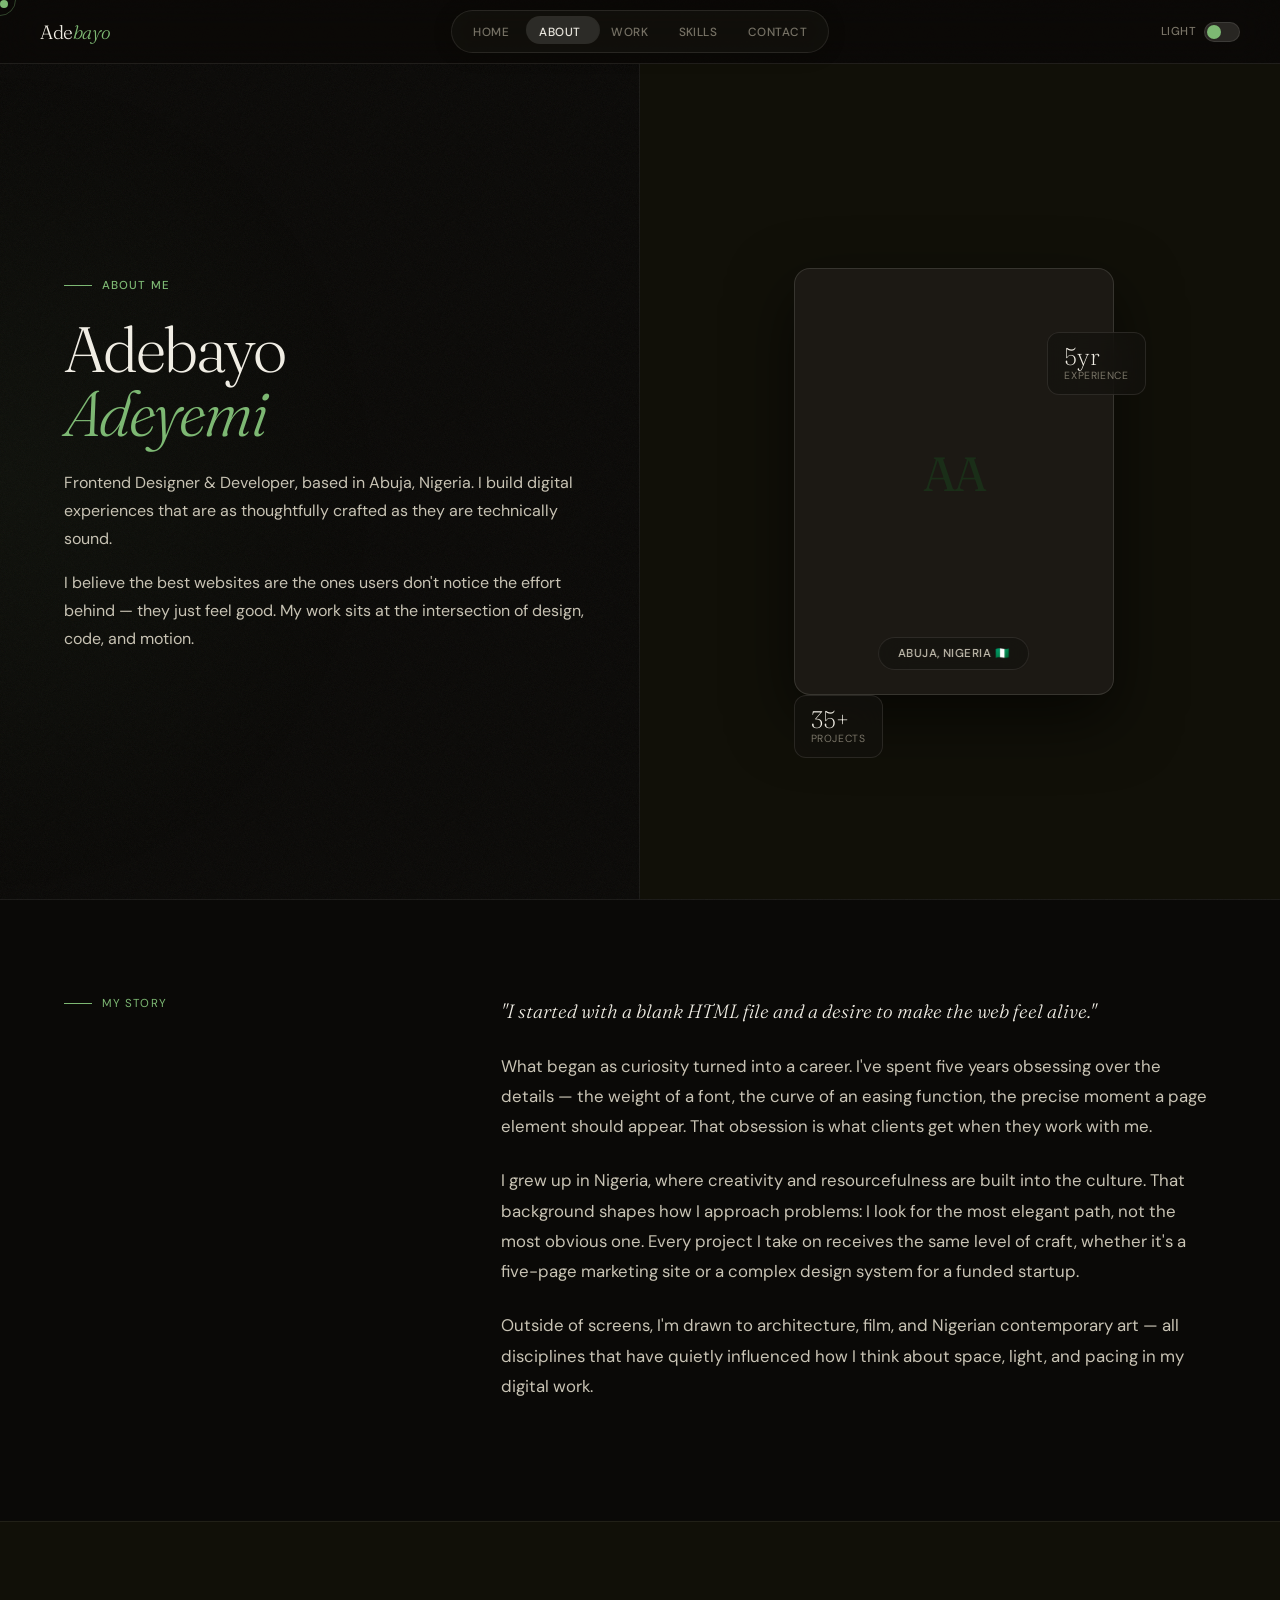
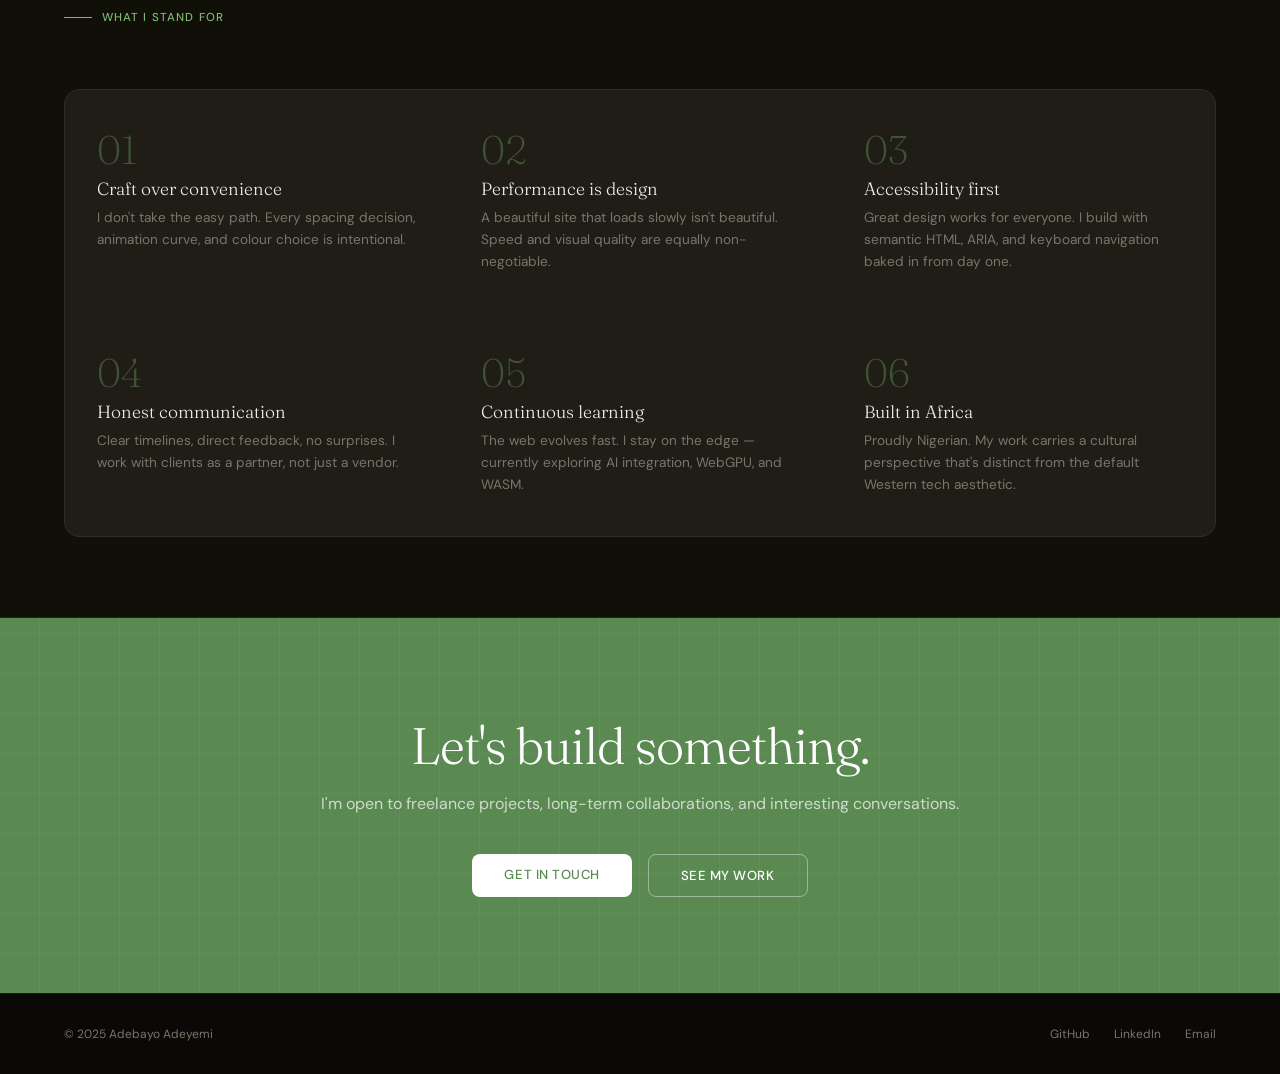
<file: about.html>
<!DOCTYPE html>
<html lang="en" data-theme="dark">
<head>
<meta charset="UTF-8">
<meta name="viewport" content="width=device-width, initial-scale=1.0">
<title>About — Adebayo Adeyemi</title>
<meta property="og:title" content="About — Adebayo Adeyemi">
<meta property="og:description" content="5+ years building polished, performant frontends for Nigerian brands and startups. Based in Abuja.">
<meta property="og:type" content="website">
<meta property="og:url" content="https://adebayoadeyemi.vercel.app/about.html">
<meta property="og:image" content="https://adebayoadeyemi.vercel.app/og.png">
<meta name="twitter:card" content="summary_large_image">
<meta name="twitter:title" content="About — Adebayo Adeyemi">
<link href="https://fonts.googleapis.com/css2?family=Fraunces:ital,opsz,wght@0,9..144,200;0,9..144,300;0,9..144,400;1,9..144,200;1,9..144,300;1,9..144,400&family=DM+Sans:ital,wght@0,300;0,400;0,500;1,300&display=swap" rel="stylesheet">
<link rel="stylesheet" href="base.css">
<style>
:root{--ease:cubic-bezier(.22,1,.36,1);--spring:cubic-bezier(.34,1.56,.64,1);--dur:.65s}
[data-theme="dark"]{
  --bg:#0A0907;--bg-2:#111008;--bg-3:#181510;--surf:#1C1914;--card:#201D17;
  --ink:#F0EDE4;--ink-2:#C8C3B4;--ink-3:#7A7568;--muted:#4A4640;
  --rule:rgba(240,237,228,0.07);--rule-s:rgba(240,237,228,0.13);
  --moss:#5A8A52;--moss-l:#7DB873;--moss-pale:#1A2E18;
  --bark:#C4823A;--sage:#8AA882;--sage-pale:#1A2419;--gold:#D4A844;--gold-pale:#2A2110;
  --nav-bg:rgba(10,9,7,0.55);--nav-border:rgba(240,237,228,0.09);
  --glass-bg:rgba(20,18,14,0.72);--glass-border:rgba(240,237,228,0.1);
  --shadow-md:0 8px 32px rgba(0,0,0,.45);--shadow-xl:0 24px 64px rgba(0,0,0,.6);--grain-opacity:.045;
}
[data-theme="light"]{
  --bg:#F8F7F2;--bg-2:#F2F1EB;--bg-3:#FDFCF8;--surf:#EEEADE;--card:#FDFCF8;
  --ink:#0D0D0B;--ink-2:#2A2920;--ink-3:#5A5850;--muted:#9A9890;
  --rule:rgba(13,13,11,0.08);--rule-s:rgba(13,13,11,0.15);
  --moss:#3B5E35;--moss-l:#5A8A52;--moss-pale:#E8F0E6;
  --bark:#7A4A1E;--sage:#8AA882;--sage-pale:#F0F4EE;--gold:#9A7020;--gold-pale:#F5EAD8;
  --nav-bg:rgba(248,247,242,0.72);--nav-border:rgba(13,13,11,0.1);
  --glass-bg:rgba(252,251,248,0.76);--glass-border:rgba(13,13,11,0.1);
  --shadow-md:0 8px 32px rgba(13,13,11,.1);--shadow-xl:0 24px 64px rgba(13,13,11,.15);--grain-opacity:.025;
}
*,*::before,*::after{margin:0;padding:0;box-sizing:border-box}
html{scroll-behavior:smooth}
body{font-family:'DM Sans',sans-serif;background:var(--bg);color:var(--ink);min-height:100vh;-webkit-font-smoothing:antialiased;cursor:none;overflow-x:hidden;transition:background var(--dur) var(--ease),color var(--dur) var(--ease)}
a{text-decoration:none;color:inherit}
body::before{content:'';position:fixed;inset:0;z-index:0;pointer-events:none;opacity:var(--grain-opacity);background-image:url("data:image/svg+xml,%3Csvg viewBox='0 0 512 512' xmlns='http://www.w3.org/2000/svg'%3E%3Cfilter id='n'%3E%3CfeTurbulence type='fractalNoise' baseFrequency='0.8' numOctaves='4' stitchTiles='stitch'/%3E%3C/filter%3E%3Crect width='100%25' height='100%25' filter='url(%23n)'/%3E%3C/svg%3E");background-size:200px;transition:opacity var(--dur) var(--ease)}

.cursor{width:8px;height:8px;background:var(--moss-l);border-radius:50%;position:fixed;top:0;left:0;pointer-events:none;z-index:9999;transition:opacity .2s,width .3s var(--spring),height .3s var(--spring)}
.cursor-ring{width:32px;height:32px;border:1px solid var(--moss-l);border-radius:50%;position:fixed;top:0;left:0;pointer-events:none;z-index:9998;opacity:.35;transition:width .35s var(--ease),height .35s var(--ease),opacity .2s}
.cursor.expand{width:48px;height:48px;opacity:.15}.cursor-ring.expand{width:60px;height:60px;opacity:.5}
@media(pointer:coarse){body{cursor:auto}.cursor,.cursor-ring{display:none}}

@keyframes fadeUp{from{opacity:0;transform:translateY(30px)}to{opacity:1;transform:translateY(0)}}
@keyframes floatY{0%,100%{transform:translateY(0)}50%{transform:translateY(-8px)}}
@keyframes tilt{0%,100%{transform:rotate(-1.5deg)}50%{transform:rotate(1.5deg)}}
@keyframes pulse-ring{0%{box-shadow:0 0 0 0 rgba(90,138,82,.4)}70%{box-shadow:0 0 0 10px rgba(90,138,82,0)}100%{box-shadow:0 0 0 0 rgba(90,138,82,0)}}

.reveal{opacity:0;transform:translateY(28px);transition:opacity .8s var(--ease),transform .8s var(--ease)}
.reveal.in{opacity:1;transform:translateY(0)}
.d1{transition-delay:.08s}.d2{transition-delay:.16s}.d3{transition-delay:.24s}.d4{transition-delay:.32s}.d5{transition-delay:.40s}

/* NAV */
nav{position:fixed;top:0;left:0;right:0;z-index:300;height:64px;display:flex;align-items:center;justify-content:space-between;padding:0 2.5rem;background:var(--nav-bg);backdrop-filter:blur(24px) saturate(180%);-webkit-backdrop-filter:blur(24px) saturate(180%);border-bottom:1px solid var(--nav-border);transition:background var(--dur) var(--ease),border-color var(--dur) var(--ease),box-shadow .3s}
nav.scrolled{box-shadow:0 4px 40px rgba(0,0,0,.2)}
.nav-logo{font-family:'Fraunces',serif;font-size:1.2rem;font-weight:300;letter-spacing:-.02em}
.nav-logo em{font-style:italic;color:var(--moss-l)}
.nav-center{position:absolute;left:50%;transform:translateX(-50%);display:flex;align-items:center;background:var(--glass-bg);border:1px solid var(--glass-border);border-radius:40px;padding:5px 6px;backdrop-filter:blur(16px) saturate(160%);box-shadow:0 2px 20px rgba(0,0,0,.15)}
.nav-pill-track{position:relative;display:flex;align-items:center}
.nav-glider{position:absolute;border-radius:30px;background:var(--rule-s);transition:left .35s var(--ease),width .35s var(--ease),top .35s var(--ease),height .35s var(--ease);pointer-events:none;z-index:0}
.nav-link{position:relative;z-index:1;font-size:.74rem;font-weight:500;color:var(--ink-3);letter-spacing:.04em;text-transform:uppercase;padding:.45rem .95rem;border-radius:30px;transition:color .2s;white-space:nowrap}
.nav-link:hover{color:var(--ink)}.nav-link.on{color:var(--ink)}
.nav-right{display:flex;align-items:center;gap:1rem}
.theme-toggle{display:flex;align-items:center;gap:.5rem;font-size:.72rem;font-weight:500;letter-spacing:.04em;color:var(--ink-3);text-transform:uppercase;cursor:none}
.toggle-track{width:36px;height:20px;border-radius:10px;background:var(--rule-s);border:1px solid var(--glass-border);position:relative;cursor:none}
.toggle-thumb{position:absolute;top:2px;left:2px;width:14px;height:14px;border-radius:50%;background:var(--moss-l);transition:transform .35s var(--spring)}
[data-theme="light"] .toggle-thumb{transform:translateX(16px)}
.hamburger{display:none;flex-direction:column;gap:5px;cursor:none;padding:4px}
.hamburger span{width:22px;height:1.5px;background:var(--ink-2);border-radius:2px;transition:transform .3s var(--ease),opacity .2s}
.hamburger.open span:nth-child(1){transform:rotate(45deg) translate(4.5px,4.5px)}
.hamburger.open span:nth-child(2){opacity:0}
.hamburger.open span:nth-child(3){transform:rotate(-45deg) translate(4.5px,-4.5px)}
.mobile-menu{display:none;position:fixed;top:64px;left:0;right:0;z-index:299;background:var(--glass-bg);backdrop-filter:blur(24px);border-bottom:1px solid var(--glass-border);padding:1.5rem 2rem;flex-direction:column;gap:.5rem;transform:translateY(-12px);opacity:0;transition:transform .35s var(--ease),opacity .35s var(--ease)}
.mobile-menu.open{opacity:1;transform:translateY(0)}
.mobile-menu .nav-link{font-size:.9rem;padding:.7rem 0;border-bottom:1px solid var(--rule)}
@media(max-width:900px){.nav-center{display:none}.hamburger{display:flex}.mobile-menu{display:flex}}

/* PAGE */
main{padding-top:64px}

/* HERO SPLIT */
.about-hero{
  display:grid;grid-template-columns:1fr 1fr;min-height:calc(100vh - 64px);
  border-bottom:1px solid var(--rule);
}
.ah-left{
  padding:5rem 4vw 5rem 5vw;display:flex;flex-direction:column;justify-content:center;
  border-right:1px solid var(--rule);position:relative;overflow:hidden;
}
.ah-left::before{content:'';position:absolute;inset:0;background:radial-gradient(ellipse 60% 50% at 0% 50%,rgba(90,138,82,.06),transparent);pointer-events:none}
.ah-right{
  padding:5rem 5vw 5rem 4vw;display:flex;flex-direction:column;justify-content:center;align-items:center;
  background:var(--bg-2);position:relative;
}
.eyebrow{display:inline-flex;align-items:center;gap:.6rem;font-size:.72rem;font-weight:500;letter-spacing:.1em;text-transform:uppercase;color:var(--moss-l);margin-bottom:1.5rem}
.eyebrow::before{content:'';width:28px;height:1px;background:var(--moss-l)}
.about-hero h1{font-family:'Fraunces',serif;font-size:clamp(2.5rem,5vw,4.5rem);font-weight:300;line-height:1;letter-spacing:-.03em;margin-bottom:1.5rem}
.about-hero h1 em{font-style:italic;color:var(--moss-l)}
.about-intro{font-size:1rem;color:var(--ink-2);line-height:1.75;margin-bottom:2rem}
.about-intro p+p{margin-top:1rem}
.availability{
  display:inline-flex;align-items:center;gap:.5rem;
  font-size:.72rem;font-weight:500;letter-spacing:.06em;text-transform:uppercase;
  color:var(--moss-l);
}
.avail-dot{width:7px;height:7px;border-radius:50%;background:var(--moss-l);animation:pulse-ring 2s infinite}

/* Photo frame */
.photo-frame{
  width:min(320px,80vw);aspect-ratio:3/4;
  background:var(--surf);border-radius:16px;
  border:1px solid var(--rule-s);
  position:relative;overflow:hidden;
  animation:tilt 8s ease-in-out infinite;
  box-shadow:var(--shadow-xl);
}
.photo-placeholder{
  width:100%;height:100%;display:flex;flex-direction:column;align-items:center;justify-content:center;gap:1rem;
  font-family:'Fraunces',serif;font-size:3rem;color:var(--moss-pale);letter-spacing:-.04em;
}
.photo-placeholder span{font-family:'DM Sans',sans-serif;font-size:.72rem;letter-spacing:.08em;text-transform:uppercase;color:var(--ink-3)}
.photo-badge{
  position:absolute;bottom:1.5rem;left:50%;transform:translateX(-50%);
  background:var(--glass-bg);backdrop-filter:blur(16px);
  border:1px solid var(--glass-border);border-radius:24px;
  padding:.5rem 1.2rem;white-space:nowrap;
  font-size:.72rem;font-weight:500;color:var(--ink-2);letter-spacing:.04em;text-transform:uppercase;
}
.float-stat{
  position:absolute;
  background:var(--glass-bg);backdrop-filter:blur(16px);
  border:1px solid var(--glass-border);border-radius:12px;
  padding:.75rem 1rem;animation:floatY 4s ease-in-out infinite;
}
.float-stat:nth-child(3){top:15%;right:-10%;animation-delay:-1.2s}
.float-stat:nth-child(4){bottom:25%;left:-10%;animation-delay:-2.4s}
.float-stat-num{font-family:'Fraunces',serif;font-size:1.5rem;font-weight:200;color:var(--ink);line-height:1}
.float-stat-lbl{font-size:.65rem;text-transform:uppercase;letter-spacing:.06em;color:var(--ink-3)}

/* STORY */
.story-section{padding:6rem 5vw;max-width:1300px;margin:0 auto;display:grid;grid-template-columns:1fr 2fr;gap:5rem;align-items:start}
.story-label{font-size:.72rem;letter-spacing:.1em;text-transform:uppercase;color:var(--moss-l);position:sticky;top:5rem;display:flex;align-items:center;gap:.6rem}
.story-label::before{content:'';width:28px;height:1px;background:var(--moss-l)}
.story-body p{font-size:1.05rem;color:var(--ink-2);line-height:1.8;margin-bottom:1.5rem}
.story-body p:first-child{font-size:1.2rem;color:var(--ink);font-family:'Fraunces',serif;font-weight:300;font-style:italic;line-height:1.6}

/* TIMELINE */
.timeline-section{padding:0 5vw 6rem;max-width:1300px;margin:0 auto}
.tl-head{font-family:'Fraunces',serif;font-size:1.8rem;font-weight:300;letter-spacing:-.02em;margin-bottom:3rem}
.timeline{position:relative;padding-left:2rem}
.timeline::before{content:'';position:absolute;left:0;top:.5rem;bottom:.5rem;width:1px;background:var(--rule-s)}
.tl-item{position:relative;padding:0 0 3rem 2rem}
.tl-item:last-child{padding-bottom:0}
.tl-dot{position:absolute;left:-2rem;top:.4rem;width:9px;height:9px;border-radius:50%;background:var(--moss);border:2px solid var(--bg);box-shadow:0 0 0 3px var(--moss-pale);transform:translateX(.5rem)}
.tl-year{font-size:.7rem;letter-spacing:.1em;text-transform:uppercase;color:var(--moss-l);margin-bottom:.4rem;font-weight:500}
.tl-title{font-family:'Fraunces',serif;font-size:1.15rem;font-weight:300;color:var(--ink);margin-bottom:.35rem}
.tl-desc{font-size:.88rem;color:var(--ink-3);line-height:1.6}

/* VALUES */
.values-section{background:var(--bg-2);border-top:1px solid var(--rule);border-bottom:1px solid var(--rule);padding:5rem 5vw}
.values-grid{display:grid;grid-template-columns:repeat(3,1fr);gap:1px;background:var(--rule);border:1px solid var(--rule);border-radius:16px;overflow:hidden;margin-top:2.5rem}
.value-card{background:var(--card);padding:2.5rem 2rem;transition:background .3s}
.value-card:hover{background:var(--surf)}
.value-num{font-family:'Fraunces',serif;font-size:2.5rem;font-weight:200;color:var(--moss);line-height:1;margin-bottom:.5rem;opacity:.5}
.value-title{font-family:'Fraunces',serif;font-size:1.1rem;font-weight:300;color:var(--ink);margin-bottom:.5rem}
.value-desc{font-size:.85rem;color:var(--ink-3);line-height:1.6}

/* CTA */
.about-cta{padding:6rem 5vw;text-align:center;background:var(--moss);position:relative;overflow:hidden}
.about-cta::before{content:'';position:absolute;inset:0;background-image:repeating-linear-gradient(0deg,transparent,transparent 39px,rgba(255,255,255,.04) 39px,rgba(255,255,255,.04) 40px),repeating-linear-gradient(90deg,transparent,transparent 39px,rgba(255,255,255,.04) 39px,rgba(255,255,255,.04) 40px)}
.about-cta h2{font-family:'Fraunces',serif;font-size:clamp(2rem,4vw,3.5rem);font-weight:300;letter-spacing:-.02em;color:#fff;margin-bottom:1rem;position:relative}
.about-cta p{font-size:1rem;color:rgba(255,255,255,.7);margin-bottom:2.5rem;position:relative}
.cta-btns{display:flex;gap:1rem;justify-content:center;flex-wrap:wrap;position:relative}
.btn-white{padding:.75rem 2rem;border-radius:8px;background:#fff;color:var(--moss);font-size:.82rem;font-weight:500;letter-spacing:.04em;text-transform:uppercase;transition:transform .25s var(--ease),box-shadow .25s}
.btn-white:hover{transform:translateY(-2px);box-shadow:0 8px 24px rgba(0,0,0,.2)}
.btn-outline-white{padding:.75rem 2rem;border-radius:8px;border:1px solid rgba(255,255,255,.4);color:#fff;font-size:.82rem;font-weight:500;letter-spacing:.04em;text-transform:uppercase;transition:border-color .25s,background .25s}
.btn-outline-white:hover{background:rgba(255,255,255,.1);border-color:rgba(255,255,255,.7)}

footer{padding:2rem 5vw;background:var(--bg);border-top:1px solid var(--rule);display:flex;align-items:center;justify-content:space-between;flex-wrap:wrap;gap:1rem}
.footer-copy{font-size:.75rem;color:var(--ink-3)}
.footer-links{display:flex;gap:1.5rem}
.footer-link{font-size:.75rem;color:var(--ink-3);transition:color .2s}
.footer-link:hover{color:var(--moss-l)}

/* RESPONSIVE */
@media(max-width:1024px){
  .about-hero{grid-template-columns:1fr;min-height:auto}
  .ah-left{border-right:none;border-bottom:1px solid var(--rule);padding:4rem 5vw}
  .ah-right{padding:4rem 5vw}
  .story-section{grid-template-columns:1fr;gap:2rem}
  .story-label{position:static}
  .values-grid{grid-template-columns:repeat(2,1fr)}
}
@media(max-width:600px){
  .about-hero h1{font-size:2.4rem}
  .float-stat:nth-child(3){right:-5%}
  .float-stat:nth-child(4){left:-5%}
  .values-grid{grid-template-columns:1fr}
  .story-section,.timeline-section,.values-section,.about-cta{padding-left:1.5rem;padding-right:1.5rem}
}
</style>
</head>
<body>
<div class="cursor" id="cursor"></div>
<div class="cursor-ring" id="cursorRing"></div>

<nav id="nav">
  <a class="nav-logo" href="index.html">Ade<em>bayo</em></a>
  <div class="nav-center">
    <div class="nav-pill-track" id="navTrack">
      <div class="nav-glider" id="navGlider"></div>
      <a class="nav-link" href="index.html">Home</a>
      <a class="nav-link on" href="about.html">About</a>
      <a class="nav-link" href="work.html">Work</a>
      <a class="nav-link" href="skills.html">Skills</a>
      <a class="nav-link" href="contact.html">Contact</a>
    </div>
  </div>
  <div class="nav-right">
    <div class="theme-toggle" id="themeToggle">
      <span id="themeLabel">Light</span>
      <div class="toggle-track"><div class="toggle-thumb"></div></div>
    </div>
    <div class="hamburger" id="hamburger"><span></span><span></span><span></span></div>
  </div>
</nav>
<div class="mobile-menu" id="mobileMenu">
  <a class="nav-link" href="index.html">Home</a>
  <a class="nav-link on" href="about.html">About</a>
  <a class="nav-link" href="work.html">Work</a>
  <a class="nav-link" href="skills.html">Skills</a>
  <a class="nav-link" href="contact.html">Contact</a>
</div>

<main>

<section class="about-hero">
  <div class="ah-left">
    <div class="eyebrow reveal">About Me</div>
    <h1 class="reveal d1">Adebayo<br><em>Adeyemi</em></h1>
    <div class="about-intro reveal d2">
      <p>Frontend Designer & Developer, based in Abuja, Nigeria. I build digital experiences that are as thoughtfully crafted as they are technically sound.</p>
      <p>I believe the best websites are the ones users don't notice the effort behind — they just feel good. My work sits at the intersection of design, code, and motion.</p>
    </div>
  </div>
  <div class="ah-right">
    <div style="position:relative">
      <div class="photo-frame reveal">
        <div class="photo-placeholder">
          AA
          <span></span>
        </div>
        <div class="photo-badge">Abuja, Nigeria 🇳🇬</div>
      </div>
      <div class="float-stat">
        <div class="float-stat-num">35+</div>
        <div class="float-stat-lbl">Projects</div>
      </div>
      <div class="float-stat">
        <div class="float-stat-num">5yr</div>
        <div class="float-stat-lbl">Experience</div>
      </div>
    </div>
  </div>
</section>

<!-- STORY -->
<section class="story-section">
  <div class="story-label reveal">My Story</div>
  <div class="story-body reveal d1">
    <p>"I started with a blank HTML file and a desire to make the web feel alive."</p>
    <p>What began as curiosity turned into a career. I've spent five years obsessing over the details — the weight of a font, the curve of an easing function, the precise moment a page element should appear. That obsession is what clients get when they work with me.</p>
    <p>I grew up in Nigeria, where creativity and resourcefulness are built into the culture. That background shapes how I approach problems: I look for the most elegant path, not the most obvious one. Every project I take on receives the same level of craft, whether it's a five-page marketing site or a complex design system for a funded startup.</p>
    <p>Outside of screens, I'm drawn to architecture, film, and Nigerian contemporary art — all disciplines that have quietly influenced how I think about space, light, and pacing in my digital work.</p>
  </div>
</section>
<!-- VALUES -->
<section class="values-section">
  <div class="eyebrow reveal">What I stand for</div>
  <div class="values-grid">
    <div class="value-card reveal">
      <div class="value-num">01</div>
      <div class="value-title">Craft over convenience</div>
      <p class="value-desc">I don't take the easy path. Every spacing decision, animation curve, and colour choice is intentional.</p>
    </div>
    <div class="value-card reveal d1">
      <div class="value-num">02</div>
      <div class="value-title">Performance is design</div>
      <p class="value-desc">A beautiful site that loads slowly isn't beautiful. Speed and visual quality are equally non-negotiable.</p>
    </div>
    <div class="value-card reveal d2">
      <div class="value-num">03</div>
      <div class="value-title">Accessibility first</div>
      <p class="value-desc">Great design works for everyone. I build with semantic HTML, ARIA, and keyboard navigation baked in from day one.</p>
    </div>
    <div class="value-card reveal d3">
      <div class="value-num">04</div>
      <div class="value-title">Honest communication</div>
      <p class="value-desc">Clear timelines, direct feedback, no surprises. I work with clients as a partner, not just a vendor.</p>
    </div>
    <div class="value-card reveal d4">
      <div class="value-num">05</div>
      <div class="value-title">Continuous learning</div>
      <p class="value-desc">The web evolves fast. I stay on the edge — currently exploring AI integration, WebGPU, and WASM.</p>
    </div>
    <div class="value-card reveal d5">
      <div class="value-num">06</div>
      <div class="value-title">Built in Africa</div>
      <p class="value-desc">Proudly Nigerian. My work carries a cultural perspective that's distinct from the default Western tech aesthetic.</p>
    </div>
  </div>
</section>

<section class="about-cta">
  <h2>Let's build something.</h2>
  <p>I'm open to freelance projects, long-term collaborations, and interesting conversations.</p>
  <div class="cta-btns">
    <a href="contact.html" class="btn-white">Get In Touch</a>
    <a href="work.html" class="btn-outline-white">See My Work</a>
  </div>
</section>

</main>

<footer>
  <span class="footer-copy">© 2025 Adebayo Adeyemi</span>
  <div class="footer-links">
    <a href="https://github.com/adebayoadeyemi0071-afk" class="footer-link">GitHub</a>
    <a href="#" class="footer-link">LinkedIn</a>
    <a href="mailto:adebayoadeyemi0071" class="footer-link">Email</a>
  </div>
</footer>

<script>
const cur=document.getElementById('cursor'),ring=document.getElementById('cursorRing');
let mx=0,my=0,rx=0,ry=0;
document.addEventListener('mousemove',e=>{mx=e.clientX;my=e.clientY;cur.style.transform=`translate(${mx-4}px,${my-4}px)`;});
(function loop(){rx+=(mx-rx)*.12;ry+=(my-ry)*.12;ring.style.transform=`translate(${rx-16}px,${ry-16}px)`;requestAnimationFrame(loop)})();
document.querySelectorAll('a,button,.value-card').forEach(el=>{
  el.addEventListener('mouseenter',()=>{cur.classList.add('expand');ring.classList.add('expand')});
  el.addEventListener('mouseleave',()=>{cur.classList.remove('expand');ring.classList.remove('expand')});
});

const navEl=document.getElementById('nav');
window.addEventListener('scroll',()=>navEl.classList.toggle('scrolled',window.scrollY>20),{passive:true});

const html=document.documentElement,lbl=document.getElementById('themeLabel');
const saved=localStorage.getItem('theme')||'dark';
html.setAttribute('data-theme',saved);lbl.textContent=saved==='dark'?'Light':'Dark';
document.getElementById('themeToggle').addEventListener('click',()=>{
  const t=html.getAttribute('data-theme')==='dark'?'light':'dark';
  html.setAttribute('data-theme',t);localStorage.setItem('theme',t);lbl.textContent=t==='dark'?'Light':'Dark';
});

const ham=document.getElementById('hamburger'),mob=document.getElementById('mobileMenu');
ham.addEventListener('click',()=>{ham.classList.toggle('open');mob.classList.toggle('open')});

(function(){
  const track=document.getElementById('navTrack'),glider=document.getElementById('navGlider');
  const links=track.querySelectorAll('.nav-link');
  const active=track.querySelector('.nav-link.on')||links[0];
  function setG(el){glider.style.left=el.offsetLeft+'px';glider.style.width=el.offsetWidth+'px';glider.style.height=el.offsetHeight+'px';glider.style.top=el.offsetTop+'px';}
  setG(active);
  links.forEach(l=>{l.addEventListener('mouseenter',()=>setG(l));l.addEventListener('mouseleave',()=>setG(track.querySelector('.nav-link.on')||links[0]));});
})();

const obs=new IntersectionObserver(entries=>{entries.forEach(e=>{if(e.isIntersecting)e.target.classList.add('in')})},{threshold:.1});
document.querySelectorAll('.reveal').forEach(el=>obs.observe(el));
</script>
</body>
</html>
</file>
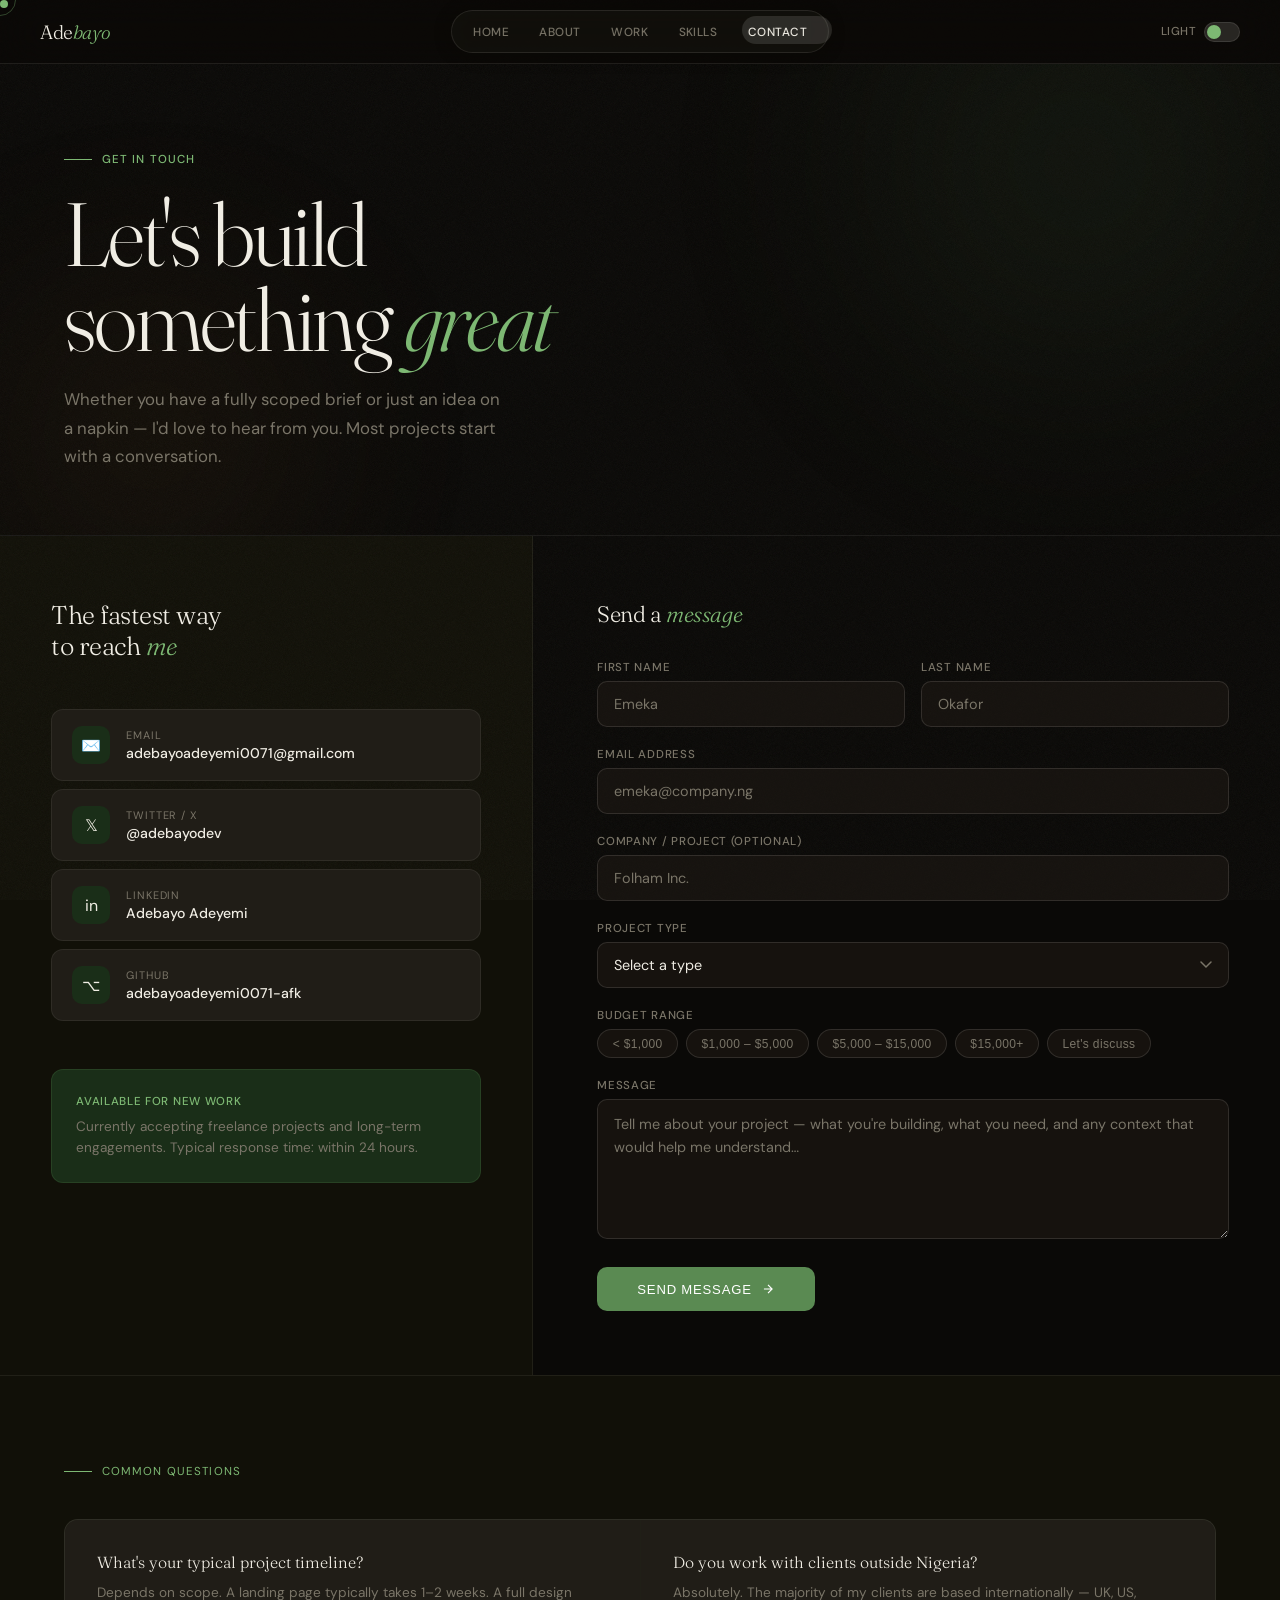
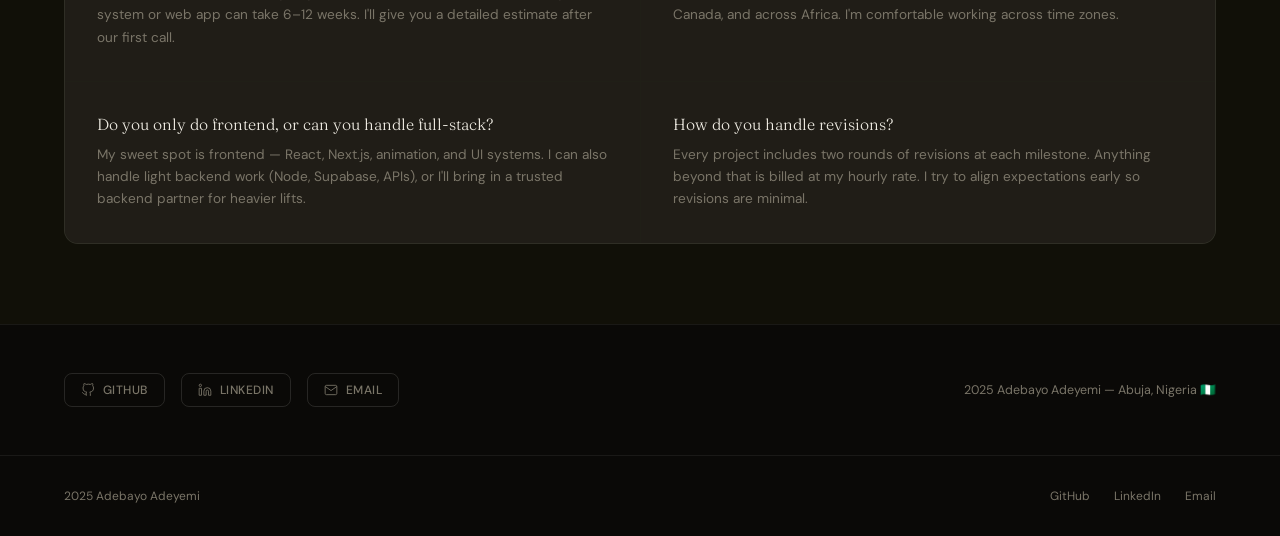
<file: contact.html>
<!DOCTYPE html>
<html lang="en" data-theme="dark">
<head>
<meta charset="UTF-8">
<meta name="viewport" content="width=device-width, initial-scale=1.0">
<title>Contact — Adebayo Adeyemi</title>
<meta property="og:title" content="Contact — Adebayo Adeyemi">
<meta property="og:description" content="Start a project with Adebayo Adeyemi — frontend designer and developer based in Abuja, Nigeria.">
<meta property="og:type" content="website">
<meta property="og:url" content="https://adebayoadeyemi.vercel.app/contact.html">
<meta property="og:image" content="https://adebayoadeyemi.vercel.app/og.png">
<meta name="twitter:card" content="summary_large_image">
<meta name="twitter:title" content="Contact — Adebayo Adeyemi">
<link href="https://fonts.googleapis.com/css2?family=Fraunces:ital,opsz,wght@0,9..144,200;0,9..144,300;0,9..144,400;1,9..144,200;1,9..144,300;1,9..144,400&family=DM+Sans:ital,wght@0,300;0,400;0,500;1,300&display=swap" rel="stylesheet">
<link rel="stylesheet" href="base.css">
<style>
:root{--ease:cubic-bezier(.22,1,.36,1);--spring:cubic-bezier(.34,1.56,.64,1);--dur:.65s}
[data-theme="dark"]{
  --bg:#0A0907;--bg-2:#111008;--bg-3:#181510;--surf:#1C1914;--card:#201D17;
  --ink:#F0EDE4;--ink-2:#C8C3B4;--ink-3:#7A7568;--muted:#4A4640;
  --rule:rgba(240,237,228,0.07);--rule-s:rgba(240,237,228,0.13);
  --moss:#5A8A52;--moss-l:#7DB873;--moss-pale:#1A2E18;
  --bark:#C4823A;--sage:#8AA882;--gold:#D4A844;--gold-pale:#2A2110;
  --nav-bg:rgba(10,9,7,0.55);--nav-border:rgba(240,237,228,0.09);
  --glass-bg:rgba(20,18,14,0.72);--glass-border:rgba(240,237,228,0.1);
  --shadow-md:0 8px 32px rgba(0,0,0,.45);--shadow-xl:0 24px 64px rgba(0,0,0,.6);--grain-opacity:.045;
  --input-bg:rgba(30,26,20,0.6);--input-border:rgba(240,237,228,0.12);
}
[data-theme="light"]{
  --bg:#F8F7F2;--bg-2:#F2F1EB;--bg-3:#FDFCF8;--surf:#EEEADE;--card:#FDFCF8;
  --ink:#0D0D0B;--ink-2:#2A2920;--ink-3:#5A5850;--muted:#9A9890;
  --rule:rgba(13,13,11,0.08);--rule-s:rgba(13,13,11,0.15);
  --moss:#3B5E35;--moss-l:#5A8A52;--moss-pale:#E8F0E6;
  --bark:#7A4A1E;--sage:#8AA882;--gold:#9A7020;--gold-pale:#F5EAD8;
  --nav-bg:rgba(248,247,242,0.72);--nav-border:rgba(13,13,11,0.1);
  --glass-bg:rgba(252,251,248,0.76);--glass-border:rgba(13,13,11,0.1);
  --shadow-md:0 8px 32px rgba(13,13,11,.1);--shadow-xl:0 24px 64px rgba(13,13,11,.15);--grain-opacity:.025;
  --input-bg:rgba(238,234,222,0.5);--input-border:rgba(13,13,11,0.14);
}
*,*::before,*::after{margin:0;padding:0;box-sizing:border-box}
html{scroll-behavior:smooth}
body{font-family:'DM Sans',sans-serif;background:var(--bg);color:var(--ink);min-height:100vh;-webkit-font-smoothing:antialiased;cursor:none;overflow-x:hidden;transition:background var(--dur) var(--ease),color var(--dur) var(--ease)}
a{text-decoration:none;color:inherit}
body::before{content:'';position:fixed;inset:0;z-index:0;pointer-events:none;opacity:var(--grain-opacity);background-image:url("data:image/svg+xml,%3Csvg viewBox='0 0 512 512' xmlns='http://www.w3.org/2000/svg'%3E%3Cfilter id='n'%3E%3CfeTurbulence type='fractalNoise' baseFrequency='0.8' numOctaves='4' stitchTiles='stitch'/%3E%3C/filter%3E%3Crect width='100%25' height='100%25' filter='url(%23n)'/%3E%3C/svg%3E");background-size:200px}

.cursor{width:8px;height:8px;background:var(--moss-l);border-radius:50%;position:fixed;top:0;left:0;pointer-events:none;z-index:9999;transition:opacity .2s,width .3s var(--spring),height .3s var(--spring)}
.cursor-ring{width:32px;height:32px;border:1px solid var(--moss-l);border-radius:50%;position:fixed;top:0;left:0;pointer-events:none;z-index:9998;opacity:.35;transition:width .35s var(--ease),height .35s var(--ease),opacity .2s}
.cursor.expand{width:48px;height:48px;opacity:.15}.cursor-ring.expand{width:60px;height:60px;opacity:.5}
@media(pointer:coarse){body{cursor:auto}.cursor,.cursor-ring{display:none}}

@keyframes fadeUp{from{opacity:0;transform:translateY(30px)}to{opacity:1;transform:translateY(0)}}
@keyframes pulse-ring{0%{box-shadow:0 0 0 0 rgba(90,138,82,.4)}70%{box-shadow:0 0 0 10px rgba(90,138,82,0)}100%{box-shadow:0 0 0 0 rgba(90,138,82,0)}}
@keyframes orb1{0%,100%{transform:translate(0,0) scale(1)}40%{transform:translate(60px,-40px) scale(1.08)}70%{transform:translate(-30px,20px) scale(.95)}}
@keyframes orb2{0%,100%{transform:translate(0,0) scale(1)}35%{transform:translate(-50px,30px) scale(1.05)}65%{transform:translate(40px,-25px) scale(.97)}}
@keyframes checkPop{0%{transform:scale(0) rotate(-10deg)}70%{transform:scale(1.2) rotate(5deg)}100%{transform:scale(1) rotate(0)}}

.reveal{opacity:0;transform:translateY(28px);transition:opacity .8s var(--ease),transform .8s var(--ease)}
.reveal.in{opacity:1;transform:translateY(0)}
.d1{transition-delay:.08s}.d2{transition-delay:.16s}.d3{transition-delay:.24s}.d4{transition-delay:.32s}

/* NAV */
nav{position:fixed;top:0;left:0;right:0;z-index:300;height:64px;display:flex;align-items:center;justify-content:space-between;padding:0 2.5rem;background:var(--nav-bg);backdrop-filter:blur(24px) saturate(180%);-webkit-backdrop-filter:blur(24px) saturate(180%);border-bottom:1px solid var(--nav-border);transition:background var(--dur) var(--ease),border-color var(--dur) var(--ease),box-shadow .3s}
nav.scrolled{box-shadow:0 4px 40px rgba(0,0,0,.2)}
.nav-logo{font-family:'Fraunces',serif;font-size:1.2rem;font-weight:300;letter-spacing:-.02em}
.nav-logo em{font-style:italic;color:var(--moss-l)}
.nav-center{position:absolute;left:50%;transform:translateX(-50%);display:flex;align-items:center;background:var(--glass-bg);border:1px solid var(--glass-border);border-radius:40px;padding:5px 6px;backdrop-filter:blur(16px) saturate(160%);box-shadow:0 2px 20px rgba(0,0,0,.15)}
.nav-pill-track{position:relative;display:flex;align-items:center}
.nav-glider{position:absolute;border-radius:30px;background:var(--rule-s);transition:left .35s var(--ease),width .35s var(--ease),top .35s var(--ease),height .35s var(--ease);pointer-events:none;z-index:0}
.nav-link{position:relative;z-index:1;font-size:.74rem;font-weight:500;color:var(--ink-3);letter-spacing:.04em;text-transform:uppercase;padding:.45rem .95rem;border-radius:30px;transition:color .2s;white-space:nowrap}
.nav-link:hover{color:var(--ink)}.nav-link.on{color:var(--ink)}
.nav-right{display:flex;align-items:center;gap:1rem}
.theme-toggle{display:flex;align-items:center;gap:.5rem;font-size:.72rem;font-weight:500;letter-spacing:.04em;color:var(--ink-3);text-transform:uppercase;cursor:none}
.toggle-track{width:36px;height:20px;border-radius:10px;background:var(--rule-s);border:1px solid var(--glass-border);position:relative;cursor:none}
.toggle-thumb{position:absolute;top:2px;left:2px;width:14px;height:14px;border-radius:50%;background:var(--moss-l);transition:transform .35s var(--spring)}
[data-theme="light"] .toggle-thumb{transform:translateX(16px)}
.hamburger{display:none;flex-direction:column;gap:5px;cursor:none;padding:4px}
.hamburger span{width:22px;height:1.5px;background:var(--ink-2);border-radius:2px;transition:transform .3s var(--ease),opacity .2s}
.hamburger.open span:nth-child(1){transform:rotate(45deg) translate(4.5px,4.5px)}
.hamburger.open span:nth-child(2){opacity:0}
.hamburger.open span:nth-child(3){transform:rotate(-45deg) translate(4.5px,-4.5px)}
.mobile-menu{display:none;position:fixed;top:64px;left:0;right:0;z-index:299;background:var(--glass-bg);backdrop-filter:blur(24px);border-bottom:1px solid var(--glass-border);padding:1.5rem 2rem;flex-direction:column;gap:.5rem;transform:translateY(-12px);opacity:0;transition:transform .35s var(--ease),opacity .35s var(--ease)}
.mobile-menu.open{opacity:1;transform:translateY(0)}
.mobile-menu .nav-link{font-size:.9rem;padding:.7rem 0;border-bottom:1px solid var(--rule)}
@media(max-width:900px){.nav-center{display:none}.hamburger{display:flex}.mobile-menu{display:flex}}

/* PAGE */
main{padding-top:64px}

/* CONTACT HERO */
.contact-hero{
  min-height:45vh;display:flex;align-items:flex-end;
  padding:5rem 5vw 4rem;position:relative;overflow:hidden;
}
.ch-orb{position:absolute;border-radius:50%;filter:blur(120px);pointer-events:none;opacity:.15}
.ch-orb-1{width:600px;height:600px;background:radial-gradient(circle,var(--moss),transparent 70%);top:-200px;right:-100px;animation:orb1 20s ease-in-out infinite}
.ch-orb-2{width:400px;height:400px;background:radial-gradient(circle,var(--bark),transparent 70%);bottom:-100px;left:-50px;animation:orb2 16s ease-in-out infinite}
.ch-inner{position:relative;z-index:1;max-width:900px}
.eyebrow{display:inline-flex;align-items:center;gap:.6rem;font-size:.72rem;font-weight:500;letter-spacing:.1em;text-transform:uppercase;color:var(--moss-l);margin-bottom:1.5rem}
.eyebrow::before{content:'';width:28px;height:1px;background:var(--moss-l)}
.contact-hero h1{font-family:'Fraunces',serif;font-size:clamp(3rem,7vw,6rem);font-weight:300;line-height:.95;letter-spacing:-.03em}
.contact-hero h1 em{font-style:italic;color:var(--moss-l)}
.contact-hero p{margin-top:1.5rem;font-size:1.05rem;color:var(--ink-3);max-width:440px;line-height:1.7}

/* CONTACT GRID */
.contact-grid{
  display:grid;grid-template-columns:1fr 1.4fr;
  gap:0;border-top:1px solid var(--rule);
  min-height:60vh;
}
.contact-sidebar{
  padding:4rem 4vw;border-right:1px solid var(--rule);
  background:var(--bg-2);
  display:flex;flex-direction:column;gap:3rem;
}
.contact-sidebar h2{
  font-family:'Fraunces',serif;font-size:1.6rem;font-weight:300;
  letter-spacing:-.02em;line-height:1.2;
}
.contact-sidebar h2 em{font-style:italic;color:var(--moss-l)}

.contact-ways{display:flex;flex-direction:column;gap:.5rem}
.contact-way{
  display:flex;align-items:center;gap:1rem;
  padding:1rem 1.25rem;border-radius:12px;
  border:1px solid var(--rule);background:var(--card);
  transition:background .25s,border-color .25s,transform .25s var(--spring);
  cursor:none;
}
.contact-way:hover{background:var(--surf);border-color:var(--rule-s);transform:translateX(4px)}
.cw-icon{
  width:38px;height:38px;border-radius:10px;
  background:var(--moss-pale);display:flex;align-items:center;justify-content:center;
  font-size:1rem;flex-shrink:0;
  transition:background .25s;
}
.contact-way:hover .cw-icon{background:var(--moss)}
.cw-body{}
.cw-label{font-size:.68rem;text-transform:uppercase;letter-spacing:.08em;color:var(--ink-3);margin-bottom:.15rem}
.cw-value{font-size:.88rem;font-weight:500;color:var(--ink)}

.avail-card{
  padding:1.5rem;border-radius:12px;
  background:var(--moss-pale);border:1px solid rgba(90,138,82,.2);
}
.avail-top{display:flex;align-items:center;gap:.5rem;margin-bottom:.5rem}
.avail-dot{width:7px;height:7px;border-radius:50%;background:var(--moss-l);animation:pulse-ring 2s infinite}
.avail-status{font-size:.72rem;font-weight:500;letter-spacing:.06em;text-transform:uppercase;color:var(--moss-l)}
.avail-msg{font-size:.85rem;color:var(--ink-3);line-height:1.5}

/* FORM */
.contact-form-wrap{padding:4rem 4vw 4rem 5vw}
.form-heading{font-family:'Fraunces',serif;font-size:1.4rem;font-weight:300;letter-spacing:-.02em;margin-bottom:2rem}
.form-heading em{font-style:italic;color:var(--moss-l)}

.contact-form{display:flex;flex-direction:column;gap:1.25rem}

.form-row{display:grid;grid-template-columns:1fr 1fr;gap:1rem}
.field{display:flex;flex-direction:column;gap:.4rem}
.field label{font-size:.72rem;font-weight:500;letter-spacing:.06em;text-transform:uppercase;color:var(--ink-3)}
.field input,.field textarea,.field select{
  background:var(--input-bg);
  border:1px solid var(--input-border);
  border-radius:10px;
  padding:.8rem 1rem;
  font-family:'DM Sans',sans-serif;font-size:.9rem;color:var(--ink);
  outline:none;
  transition:border-color .2s,background .2s,box-shadow .2s;
  cursor:none;
  -webkit-appearance:none;
  resize:vertical;
}
.field input::placeholder,.field textarea::placeholder{color:var(--ink-3)}
.field input:focus,.field textarea:focus,.field select:focus{
  border-color:var(--moss);
  background:var(--input-bg);
  box-shadow:0 0 0 3px var(--moss-pale);
}
.field textarea{min-height:140px;line-height:1.6}
.field select{cursor:none;background-image:url("data:image/svg+xml,%3Csvg xmlns='http://www.w3.org/2000/svg' width='12' height='8' viewBox='0 0 12 8'%3E%3Cpath d='M1 1l5 5 5-5' stroke='%237A7568' stroke-width='1.5' fill='none' stroke-linecap='round'/%3E%3C/svg%3E");background-repeat:no-repeat;background-position:right 1rem center}

/* Budget selector */
.budget-pills{display:flex;flex-wrap:wrap;gap:.5rem}
.budget-pill{
  font-size:.75rem;font-weight:500;letter-spacing:.03em;
  padding:.4rem .9rem;border-radius:20px;
  border:1px solid var(--input-border);background:var(--input-bg);
  color:var(--ink-3);cursor:none;
  transition:background .2s,border-color .2s,color .2s;
}
.budget-pill:hover{border-color:var(--moss);color:var(--moss-l)}
.budget-pill.selected{background:var(--moss-pale);border-color:var(--moss);color:var(--moss-l)}

.submit-btn{
  display:inline-flex;align-items:center;justify-content:center;gap:.6rem;
  padding:.9rem 2.5rem;border-radius:10px;
  background:var(--moss);color:#fff;
  font-size:.82rem;font-weight:500;letter-spacing:.06em;text-transform:uppercase;
  border:none;cursor:none;
  transition:background .25s,transform .25s var(--ease),box-shadow .25s;
  margin-top:.5rem;align-self:flex-start;
}
.submit-btn:hover{background:var(--moss-l);transform:translateY(-2px);box-shadow:0 8px 24px rgba(90,138,82,.3)}
.submit-btn:active{transform:translateY(0)}
.submit-btn svg{width:14px;height:14px;stroke:#fff;fill:none;stroke-width:2;transition:transform .2s}
.submit-btn:hover svg{transform:translateX(3px)}

/* Success state */
.form-success{
  display:none;flex-direction:column;align-items:center;justify-content:center;
  text-align:center;padding:4rem 2rem;gap:1.5rem;min-height:400px;
}
.success-icon{
  width:64px;height:64px;border-radius:50%;
  background:var(--moss-pale);border:2px solid var(--moss);
  display:flex;align-items:center;justify-content:center;
  font-size:1.6rem;
  animation:checkPop .5s var(--spring) forwards;
}
.form-success h3{font-family:'Fraunces',serif;font-size:1.8rem;font-weight:300;color:var(--ink)}
.form-success p{font-size:.95rem;color:var(--ink-3);max-width:320px;line-height:1.6}
.form-success a{color:var(--moss-l);font-weight:500;border-bottom:1px solid var(--moss-pale);transition:border-color .2s}
.form-success a:hover{border-color:var(--moss-l)}

/* FAQ */
.faq-section{padding:5rem 5vw;background:var(--bg-2);border-top:1px solid var(--rule)}
.section-label{display:inline-flex;align-items:center;gap:.6rem;font-size:.72rem;letter-spacing:.1em;text-transform:uppercase;color:var(--moss-l);margin-bottom:2.5rem}
.section-label::before{content:'';width:28px;height:1px;background:var(--moss-l)}
.faq-grid{display:grid;grid-template-columns:repeat(2,1fr);gap:1px;background:var(--rule);border:1px solid var(--rule);border-radius:14px;overflow:hidden}
.faq-item{background:var(--card);padding:2rem;transition:background .3s}
.faq-item:hover{background:var(--surf)}
.faq-q{font-family:'Fraunces',serif;font-size:1rem;font-weight:300;color:var(--ink);margin-bottom:.6rem}
.faq-a{font-size:.85rem;color:var(--ink-3);line-height:1.65}

/* Social row */
.social-row{padding:3rem 5vw;display:flex;align-items:center;justify-content:space-between;flex-wrap:wrap;gap:1.5rem;border-top:1px solid var(--rule)}
.social-links{display:flex;gap:1rem}
.social-link{
  display:inline-flex;align-items:center;gap:.5rem;
  font-size:.75rem;font-weight:500;letter-spacing:.04em;text-transform:uppercase;
  padding:.5rem 1rem;border-radius:8px;border:1px solid var(--rule-s);
  color:var(--ink-3);transition:background .25s,border-color .25s,color .25s;cursor:none;
}
.social-link:hover{background:var(--card);border-color:var(--rule-s);color:var(--ink)}
.social-link svg{width:14px;height:14px;stroke:currentColor;fill:none;stroke-width:1.5}
.social-copy{font-size:.78rem;color:var(--ink-3)}

footer{padding:2rem 5vw;background:var(--bg);border-top:1px solid var(--rule);display:flex;align-items:center;justify-content:space-between;flex-wrap:wrap;gap:1rem}
.footer-copy{font-size:.75rem;color:var(--ink-3)}
.footer-links{display:flex;gap:1.5rem}
.footer-link{font-size:.75rem;color:var(--ink-3);transition:color .2s}
.footer-link:hover{color:var(--moss-l)}

/* RESPONSIVE */
@media(max-width:900px){
  .contact-grid{grid-template-columns:1fr}
  .contact-sidebar{border-right:none;border-bottom:1px solid var(--rule)}
  .form-row{grid-template-columns:1fr}
  .faq-grid{grid-template-columns:1fr}
}
@media(max-width:600px){
  .contact-hero,.contact-sidebar,.contact-form-wrap,.faq-section,.social-row{padding-left:1.5rem;padding-right:1.5rem}
  .social-row{flex-direction:column}
}
</style>
</head>
<body>
<div class="cursor" id="cursor"></div>
<div class="cursor-ring" id="cursorRing"></div>

<nav id="nav">
  <a class="nav-logo" href="index.html">Ade<em>bayo</em></a>
  <div class="nav-center">
    <div class="nav-pill-track" id="navTrack">
      <div class="nav-glider" id="navGlider"></div>
      <a class="nav-link" href="index.html">Home</a>
      <a class="nav-link" href="about.html">About</a>
      <a class="nav-link" href="work.html">Work</a>
      <a class="nav-link" href="skills.html">Skills</a>
      <a class="nav-link on" href="contact.html">Contact</a>
    </div>
  </div>
  <div class="nav-right">
    <div class="theme-toggle" id="themeToggle">
      <span id="themeLabel">Light</span>
      <div class="toggle-track"><div class="toggle-thumb"></div></div>
    </div>
    <div class="hamburger" id="hamburger"><span></span><span></span><span></span></div>
  </div>
</nav>
<div class="mobile-menu" id="mobileMenu">
  <a class="nav-link" href="index.html">Home</a>
  <a class="nav-link" href="about.html">About</a>
  <a class="nav-link" href="work.html">Work</a>
  <a class="nav-link" href="skills.html">Skills</a>
  <a class="nav-link on" href="contact.html">Contact</a>
</div>

<main>

<section class="contact-hero">
  <div class="ch-orb ch-orb-1"></div>
  <div class="ch-orb ch-orb-2"></div>
  <div class="ch-inner">
    <div class="eyebrow reveal">Get In Touch</div>
    <h1 class="reveal d1">Let's build<br>something <em>great</em></h1>
    <p class="reveal d2">Whether you have a fully scoped brief or just an idea on a napkin — I'd love to hear from you. Most projects start with a conversation.</p>
  </div>
</section>

<div class="contact-grid">

  <!-- SIDEBAR -->
  <div class="contact-sidebar">
    <div class="reveal">
      <h2>The fastest way<br>to reach <em>me</em></h2>
    </div>

    <div class="contact-ways reveal d1">
      <a href="mailto:adebayoadeyemi0071@gmail.com" class="contact-way">
        <div class="cw-icon">✉️</div>
        <div class="cw-body">
          <div class="cw-label">Email</div>
          <div class="cw-value">adebayoadeyemi0071@gmail.com</div>
        </div>
      </a>
      <a href="https://twitter.com" target="_blank" class="contact-way">
        <div class="cw-icon">𝕏</div>
        <div class="cw-body">
          <div class="cw-label">Twitter / X</div>
          <div class="cw-value">@adebayodev</div>
        </div>
      </a>
      <a href="https://linkedin.com" target="_blank" class="contact-way">
        <div class="cw-icon">in</div>
        <div class="cw-body">
          <div class="cw-label">LinkedIn</div>
          <div class="cw-value">Adebayo Adeyemi</div>
        </div>
      </a>
      <a href="https://github.com/adebayoadeyemi0071-afk" target="_blank" class="contact-way">
        <div class="cw-icon">⌥</div>
        <div class="cw-body">
          <div class="cw-label">GitHub</div>
          <div class="cw-value">adebayoadeyemi0071-afk</div>
        </div>
      </a>
    </div>

    <div class="avail-card reveal d2">
      <div class="avail-top">
        <span class="avail-status">Available for new work</span>
      </div>
      <p class="avail-msg">Currently accepting freelance projects and long-term engagements. Typical response time: within 24 hours.</p>
    </div>
  </div>

  <!-- FORM -->
  <div class="contact-form-wrap">
    <h2 class="form-heading reveal">Send a <em>message</em></h2>

    <div id="formWrap">
      <div class="contact-form reveal d1">
        <div class="form-row">
          <div class="field">
            <label for="fname">First name</label>
            <input type="text" id="fname" placeholder="Emeka" autocomplete="given-name">
          </div>
          <div class="field">
            <label for="lname">Last name</label>
            <input type="text" id="lname" placeholder="Okafor" autocomplete="family-name">
          </div>
        </div>

        <div class="field">
          <label for="email">Email address</label>
          <input type="email" id="email" placeholder="emeka@company.ng" autocomplete="email">
        </div>

        <div class="field">
          <label for="company">Company / Project (optional)</label>
          <input type="text" id="company" placeholder="Folham Inc.">
        </div>

        <div class="field">
          <label>Project type</label>
          <select id="projtype">
            <option value="" disabled selected>Select a type</option>
            <option>New website / landing page</option>
            <option>Web application</option>
            <option>Design system</option>
            <option>E-commerce store</option>
            <option>Motion / animation</option>
            <option>Something else</option>
          </select>
        </div>

        <div class="field">
          <label>Budget range</label>
          <div class="budget-pills">
            <button type="button" class="budget-pill" data-v="&lt;$1k">&lt; $1,000</button>
            <button type="button" class="budget-pill" data-v="$1k–$5k">$1,000 – $5,000</button>
            <button type="button" class="budget-pill" data-v="$5k–$15k">$5,000 – $15,000</button>
            <button type="button" class="budget-pill" data-v="$15k+">$15,000+</button>
            <button type="button" class="budget-pill" data-v="tbd">Let's discuss</button>
          </div>
        </div>

        <div class="field">
          <label for="message">Message</label>
          <textarea id="message" placeholder="Tell me about your project — what you're building, what you need, and any context that would help me understand…"></textarea>
        </div>

        <button type="button" class="submit-btn" id="submitBtn">
          Send Message
          <svg viewBox="0 0 24 24"><path d="M5 12h14M12 5l7 7-7 7"/></svg>
        </button>
      </div>
    </div>

    <div class="form-success" id="formSuccess">
      <div class="success-icon">✓</div>
      <h3>Message sent!</h3>
      <p>Thanks for reaching out. I'll get back to you within 24 hours at the email you provided.</p>
      <a href="work.html">While you wait, check out my work →</a>
    </div>
  </div>

</div>

<!-- FAQ -->
<section class="faq-section">
  <div class="section-label reveal">Common questions</div>
  <div class="faq-grid">
    <div class="faq-item reveal">
      <div class="faq-q">What's your typical project timeline?</div>
      <p class="faq-a">Depends on scope. A landing page typically takes 1–2 weeks. A full design system or web app can take 6–12 weeks. I'll give you a detailed estimate after our first call.</p>
    </div>
    <div class="faq-item reveal d1">
      <div class="faq-q">Do you work with clients outside Nigeria?</div>
      <p class="faq-a">Absolutely. The majority of my clients are based internationally — UK, US, Canada, and across Africa. I'm comfortable working across time zones.</p>
    </div>
    <div class="faq-item reveal d2">
      <div class="faq-q">Do you only do frontend, or can you handle full-stack?</div>
      <p class="faq-a">My sweet spot is frontend — React, Next.js, animation, and UI systems. I can also handle light backend work (Node, Supabase, APIs), or I'll bring in a trusted backend partner for heavier lifts.</p>
    </div>
    <div class="faq-item reveal d3">
      <div class="faq-q">How do you handle revisions?</div>
      <p class="faq-a">Every project includes two rounds of revisions at each milestone. Anything beyond that is billed at my hourly rate. I try to align expectations early so revisions are minimal.</p>
    </div>
  </div>
</section>

<!-- SOCIAL ROW -->
<div class="social-row reveal">
  <div class="social-links">
    <a href="#" class="social-link">
      <svg viewBox="0 0 24 24"><path d="M9 19c-5 1.5-5-2.5-7-3m14 6v-3.87a3.37 3.37 0 0 0-.94-2.61c3.14-.35 6.44-1.54 6.44-7A5.44 5.44 0 0 0 20 4.77 5.07 5.07 0 0 0 19.91 1S18.73.65 16 2.48a13.38 13.38 0 0 0-7 0C6.27.65 5.09 1 5.09 1A5.07 5.07 0 0 0 5 4.77a5.44 5.44 0 0 0-1.5 3.78c0 5.42 3.3 6.61 6.44 7A3.37 3.37 0 0 0 9 18.13V22"/></svg>
      GitHub
    </a>
    <a href="#" class="social-link">
      <svg viewBox="0 0 24 24"><path d="M16 8a6 6 0 0 1 6 6v7h-4v-7a2 2 0 0 0-2-2 2 2 0 0 0-2 2v7h-4v-7a6 6 0 0 1 6-6zM2 9h4v12H2z"/><circle cx="4" cy="4" r="2"/></svg>
      LinkedIn
    </a>
    <a href="mailto:adebayoadeyemi0071000@gmail.com" class="social-link">
      <svg viewBox="0 0 24 24"><path d="M4 4h16c1.1 0 2 .9 2 2v12c0 1.1-.9 2-2 2H4c-1.1 0-2-.9-2-2V6c0-1.1.9-2 2-2z"/><polyline points="22,6 12,13 2,6"/></svg>
      Email
    </a>
  </div>
  <span class="social-copy"> 2025 Adebayo Adeyemi — Abuja, Nigeria 🇳🇬</span>
</div>

</main>

<footer>
  <span class="footer-copy">2025 Adebayo Adeyemi</span>
  <div class="footer-links">
    <a href="https://github.com/adebayoadeyemi0071-afk" class="footer-link">GitHub</a>
    <a href="#" class="footer-link">LinkedIn</a>
    <a href="mailto:adebayoadeyemi0071@gmail.com" class="footer-link">Email</a>
  </div>
</footer>

<script>
const cur=document.getElementById('cursor'),ring=document.getElementById('cursorRing');
let mx=0,my=0,rx=0,ry=0;
document.addEventListener('mousemove',e=>{mx=e.clientX;my=e.clientY;cur.style.transform=`translate(${mx-4}px,${my-4}px)`;});
(function loop(){rx+=(mx-rx)*.12;ry+=(my-ry)*.12;ring.style.transform=`translate(${rx-16}px,${ry-16}px)`;requestAnimationFrame(loop)})();
document.querySelectorAll('a,button,input,textarea,select').forEach(el=>{
  el.addEventListener('mouseenter',()=>{cur.classList.add('expand');ring.classList.add('expand')});
  el.addEventListener('mouseleave',()=>{cur.classList.remove('expand');ring.classList.remove('expand')});
});

const navEl=document.getElementById('nav');
window.addEventListener('scroll',()=>navEl.classList.toggle('scrolled',window.scrollY>20),{passive:true});

const html=document.documentElement,lbl=document.getElementById('themeLabel');
const saved=localStorage.getItem('theme')||'dark';
html.setAttribute('data-theme',saved);lbl.textContent=saved==='dark'?'Light':'Dark';
document.getElementById('themeToggle').addEventListener('click',()=>{
  const t=html.getAttribute('data-theme')==='dark'?'light':'dark';
  html.setAttribute('data-theme',t);localStorage.setItem('theme',t);lbl.textContent=t==='dark'?'Light':'Dark';
});

const ham=document.getElementById('hamburger'),mob=document.getElementById('mobileMenu');
ham.addEventListener('click',()=>{ham.classList.toggle('open');mob.classList.toggle('open')});

(function(){
  const track=document.getElementById('navTrack'),glider=document.getElementById('navGlider');
  const links=track.querySelectorAll('.nav-link');
  const active=track.querySelector('.nav-link.on')||links[0];
  function setG(el){glider.style.left=el.offsetLeft+'px';glider.style.width=el.offsetWidth+'px';glider.style.height=el.offsetHeight+'px';glider.style.top=el.offsetTop+'px';}
  setG(active);
  links.forEach(l=>{l.addEventListener('mouseenter',()=>setG(l));l.addEventListener('mouseleave',()=>setG(track.querySelector('.nav-link.on')||links[0]));});
})();

const obs=new IntersectionObserver(entries=>{entries.forEach(e=>{if(e.isIntersecting)e.target.classList.add('in')})},{threshold:.1});
document.querySelectorAll('.reveal').forEach(el=>obs.observe(el));

// Budget pills
document.querySelectorAll('.budget-pill').forEach(pill=>{
  pill.addEventListener('click',()=>{
    document.querySelectorAll('.budget-pill').forEach(p=>p.classList.remove('selected'));
    pill.classList.add('selected');
  });
});

// ── CONTACT FORM → FORMSPREE ──
// SETUP: Replace YOUR_FORM_ID below with your actual Formspree form ID.
// Get one free at https://formspree.io (takes 60 seconds, no backend needed).
// Your form ID looks like: xpwzlkjb — replace it below.
const FORMSPREE_ID = 'YOUR_FORM_ID'; // ← replace this

const submitBtn = document.getElementById('submitBtn');
submitBtn.addEventListener('click', async () => {
  const email   = document.getElementById('email').value.trim();
  const msg     = document.getElementById('message').value.trim();
  const fname   = document.getElementById('fname').value.trim();

  // Basic validation
  let valid = true;
  ['email','message'].forEach(id=>{
    const el=document.getElementById(id);
    if(!el.value.trim()){ el.style.borderColor='var(--bark)'; valid=false; }
    else el.style.borderColor='';
  });
  if(!valid) return;

  // Loading state
  submitBtn.disabled=true;
  submitBtn.innerHTML='<svg width="14" height="14" viewBox="0 0 24 24" fill="none" stroke="#fff" stroke-width="2" stroke-linecap="round" stroke-linejoin="round" style="animation:spin .8s linear infinite"><line x1="12" y1="2" x2="12" y2="6"/><line x1="12" y1="18" x2="12" y2="22"/><line x1="4.93" y1="4.93" x2="7.76" y2="7.76"/><line x1="16.24" y1="16.24" x2="19.07" y2="19.07"/><line x1="2" y1="12" x2="6" y2="12"/><line x1="18" y1="12" x2="22" y2="12"/><line x1="4.93" y1="19.07" x2="7.76" y2="16.24"/><line x1="16.24" y1="7.76" x2="19.07" y2="4.93"/></svg> Sending…';

  // Collect all form data
  const selectedBudget = document.querySelector('.budget-pill.selected')?.dataset.v || '';
  const projType = document.getElementById('projtype').value;
  const company  = document.getElementById('company').value.trim();
  const lname    = document.getElementById('lname').value.trim();

  const formData = new FormData();
  formData.append('name',       `${fname} ${lname}`.trim());
  formData.append('email',      email);
  formData.append('company',    company);
  formData.append('projectType',projType);
  formData.append('budget',     selectedBudget);
  formData.append('message',    msg);

  try {
    const res = await fetch(`https://formspree.io/f/${FORMSPREE_ID}`, {
      method: 'POST',
      body: formData,
      headers: { 'Accept': 'application/json' }
    });

    if (res.ok) {
      // Show success state
      document.getElementById('formWrap').style.display='none';
      const suc = document.getElementById('formSuccess');
      suc.style.display='flex';
    } else {
      // Show error
      submitBtn.disabled=false;
      submitBtn.innerHTML='Send Message <svg viewBox="0 0 24 24"><path d="M5 12h14M12 5l7 7-7 7"/></svg>';
      alert('Something went wrong. Please email me directly at adebayoadeyemi0071@gmail.com');
    }
  } catch(err) {
    submitBtn.disabled=false;
    submitBtn.innerHTML='Send Message <svg viewBox="0 0 24 24"><path d="M5 12h14M12 5l7 7-7 7"/></svg>';
    // Fallback: open mailto
    window.location.href=`mailto:adebayoadeyemi0071@gmail.com?subject=Project Enquiry&body=${encodeURIComponent(msg)}`;
  }
});
</script>
</body>
</html>
</file>
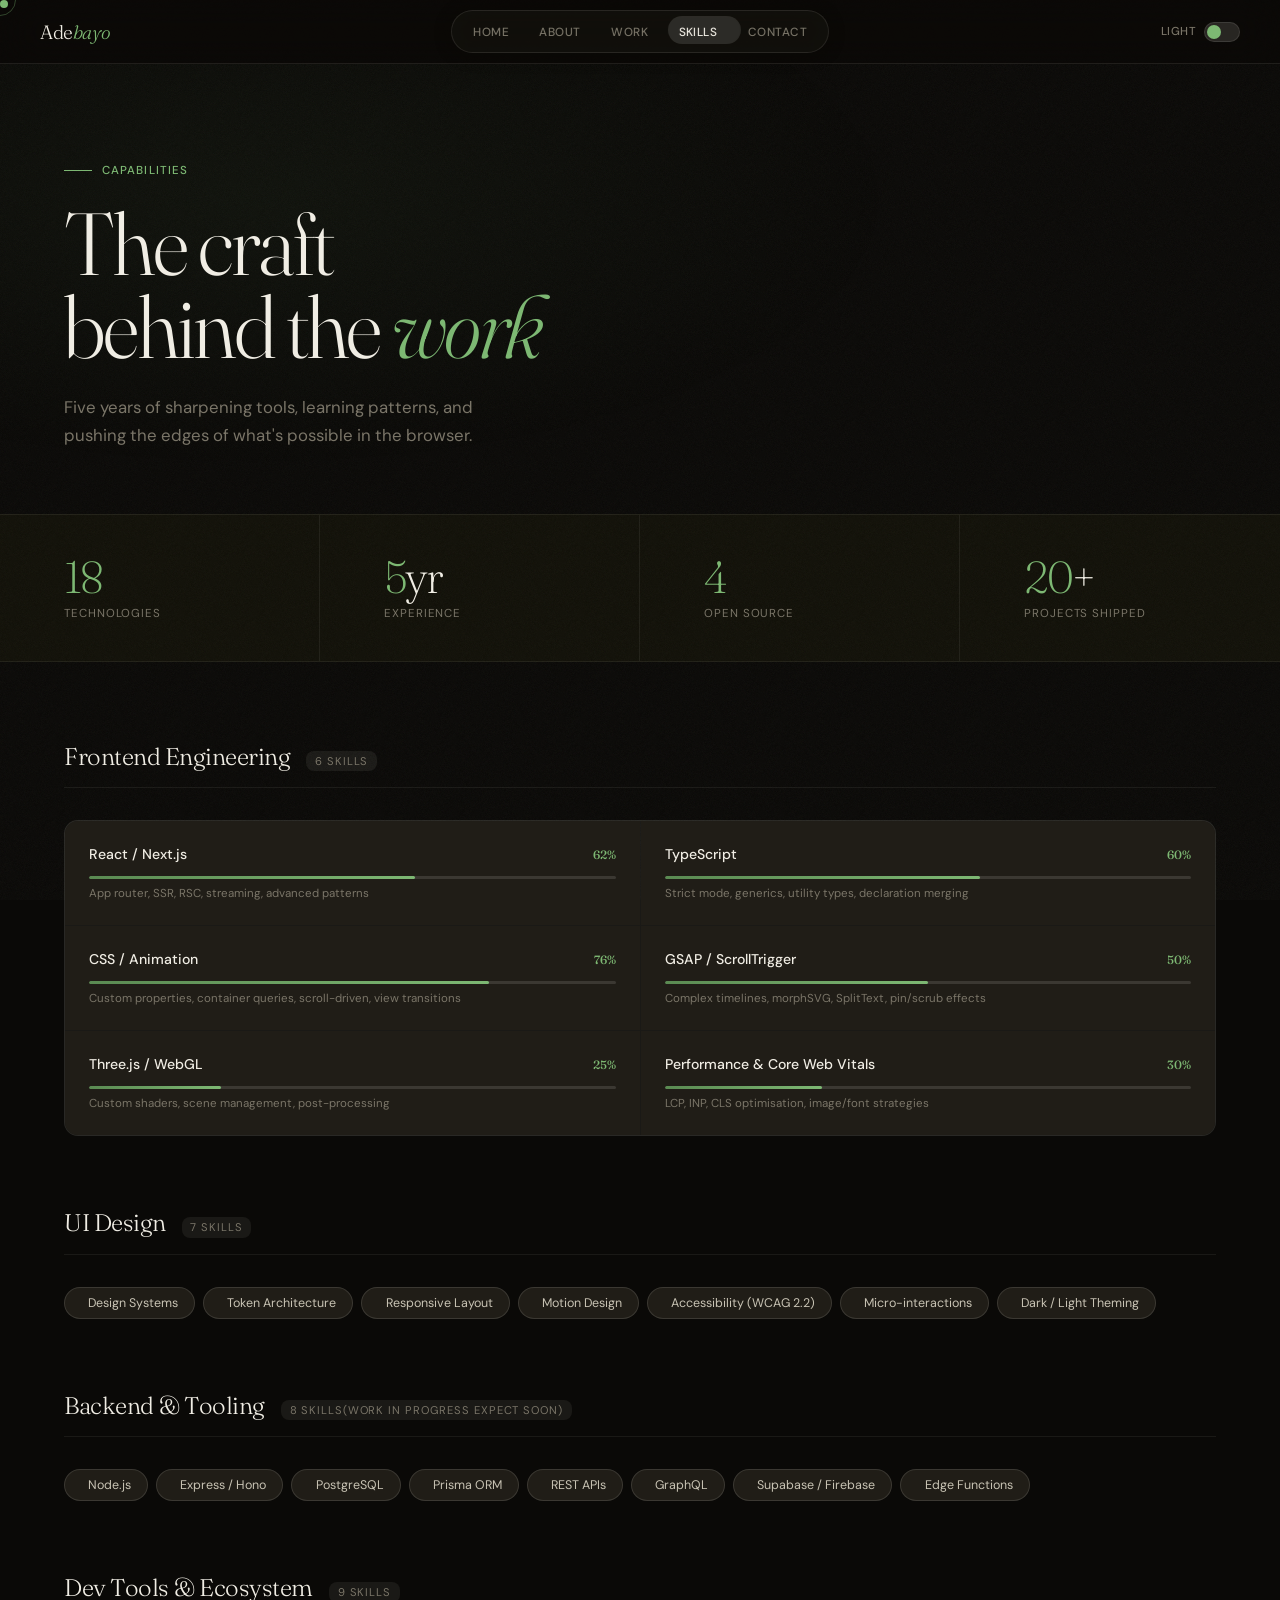
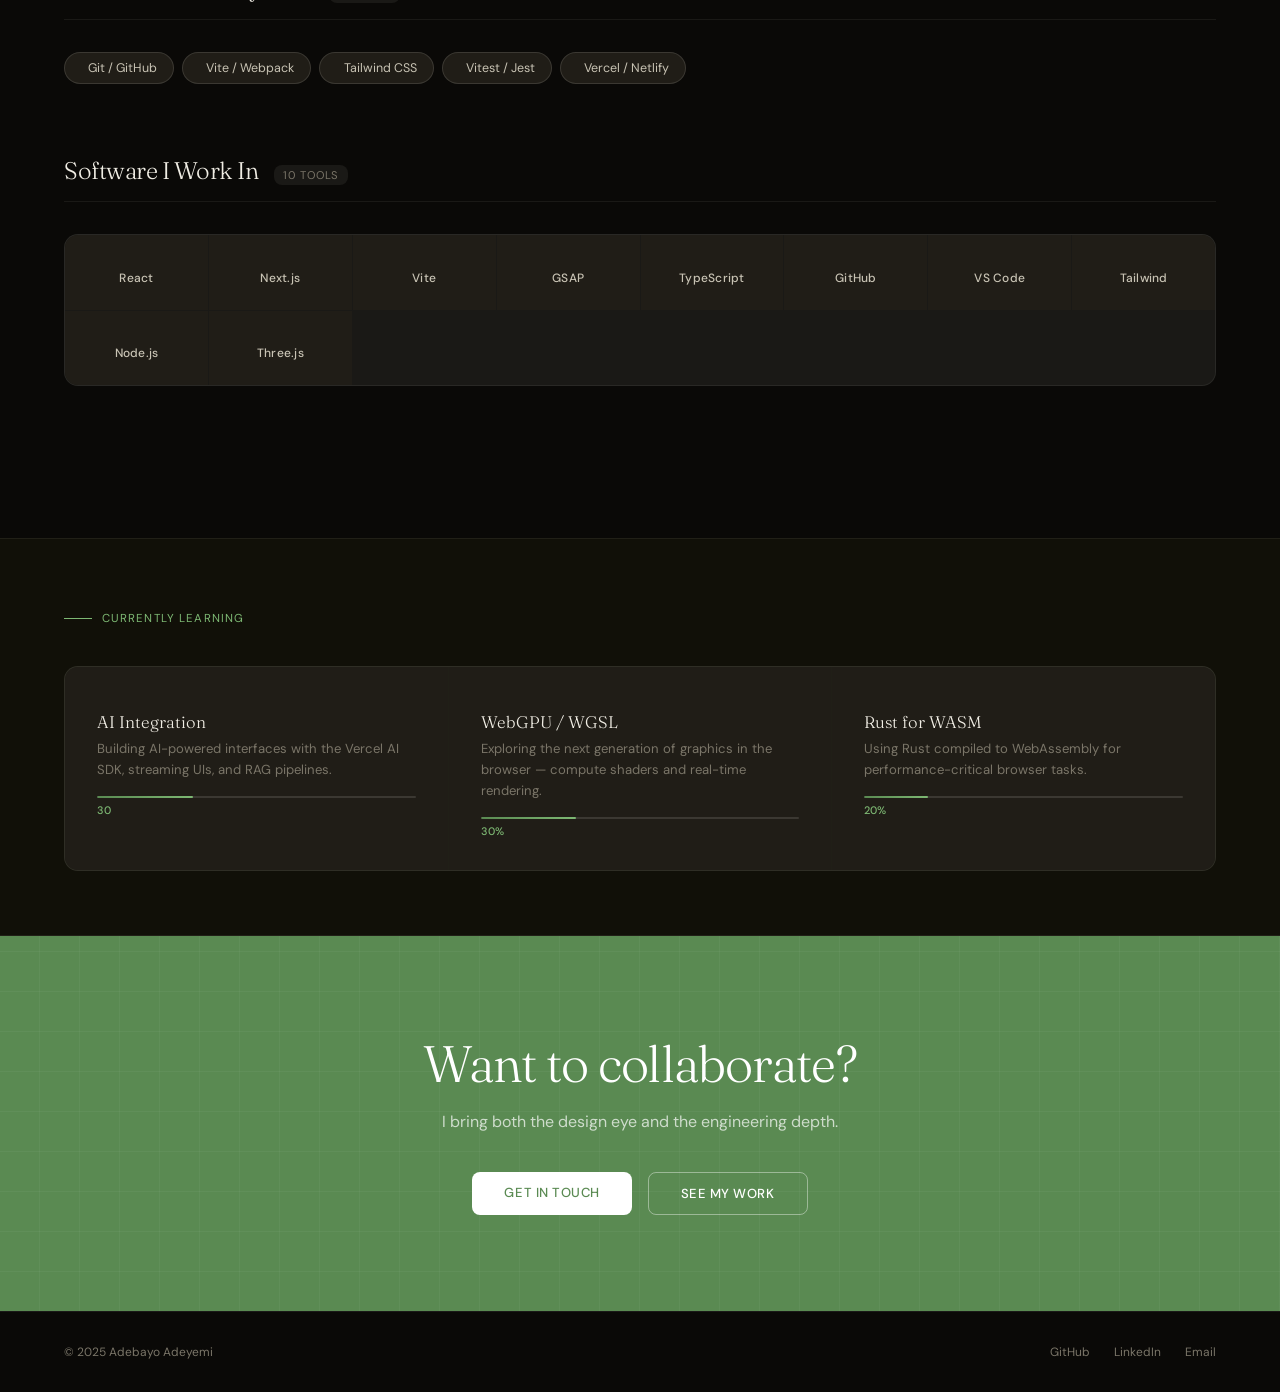
<file: skills.html>
<!DOCTYPE html>
<html lang="en" data-theme="dark">
<head>
<meta charset="UTF-8">
<meta name="viewport" content="width=device-width, initial-scale=1.0">
<title>Skills — Adebayo Adeyemi</title>
<meta property="og:title" content="Skills — Adebayo Adeyemi">
<meta property="og:description" content="Frontend engineering skills: React, Next.js, GSAP, TypeScript, Three.js and more — Adebayo Adeyemi.">
<meta property="og:type" content="website">
<meta property="og:url" content="https://adebayoadeyemi.vercel.app/skills.html">
<meta property="og:image" content="https://adebayoadeyemi.vercel.app/og-skills.png">
<meta name="twitter:card" content="summary_large_image">
<meta name="twitter:title" content="Skills — Adebayo Adeyemi">
<link href="https://fonts.googleapis.com/css2?family=Fraunces:ital,opsz,wght@0,9..144,200;0,9..144,300;0,9..144,400;1,9..144,200;1,9..144,300;1,9..144,400&family=DM+Sans:ital,wght@0,300;0,400;0,500;1,300&display=swap" rel="stylesheet">
<link rel="stylesheet" href="base.css">
<style>
:root{--ease:cubic-bezier(.22,1,.36,1);--spring:cubic-bezier(.34,1.56,.64,1);--dur:.65s;}
[data-theme="dark"]{
  --bg:#0A0907;--bg-2:#111008;--bg-3:#181510;--surf:#1C1914;--card:#201D17;
  --ink:#F0EDE4;--ink-2:#C8C3B4;--ink-3:#7A7568;--muted:#4A4640;
  --rule:rgba(240,237,228,0.07);--rule-s:rgba(240,237,228,0.13);
  --moss:#5A8A52;--moss-l:#7DB873;--moss-pale:#1A2E18;
  --bark:#C4823A;--sage:#8AA882;--sage-pale:#1A2419;
  --gold:#D4A844;--gold-pale:#2A2110;
  --nav-bg:rgba(10,9,7,0.55);--nav-border:rgba(240,237,228,0.09);
  --glass-bg:rgba(20,18,14,0.72);--glass-border:rgba(240,237,228,0.1);
  --shadow-md:0 8px 32px rgba(0,0,0,.45);--grain-opacity:.045;
}
[data-theme="light"]{
  --bg:#F8F7F2;--bg-2:#F2F1EB;--bg-3:#FDFCF8;--surf:#EEEADE;--card:#FDFCF8;
  --ink:#0D0D0B;--ink-2:#2A2920;--ink-3:#5A5850;--muted:#9A9890;
  --rule:rgba(13,13,11,0.08);--rule-s:rgba(13,13,11,0.15);
  --moss:#3B5E35;--moss-l:#5A8A52;--moss-pale:#E8F0E6;
  --bark:#7A4A1E;--sage:#8AA882;--sage-pale:#F0F4EE;
  --gold:#9A7020;--gold-pale:#F5EAD8;
  --nav-bg:rgba(248,247,242,0.72);--nav-border:rgba(13,13,11,0.1);
  --glass-bg:rgba(252,251,248,0.76);--glass-border:rgba(13,13,11,0.1);
  --shadow-md:0 8px 32px rgba(13,13,11,.1);--grain-opacity:.025;
}
*,*::before,*::after{margin:0;padding:0;box-sizing:border-box}
html{scroll-behavior:smooth}
body{font-family:'DM Sans',sans-serif;background:var(--bg);color:var(--ink);min-height:100vh;-webkit-font-smoothing:antialiased;cursor:none;overflow-x:hidden;transition:background var(--dur) var(--ease),color var(--dur) var(--ease)}
a{text-decoration:none;color:inherit}

body::before{content:'';position:fixed;inset:0;z-index:0;pointer-events:none;opacity:var(--grain-opacity);background-image:url("data:image/svg+xml,%3Csvg viewBox='0 0 512 512' xmlns='http://www.w3.org/2000/svg'%3E%3Cfilter id='n'%3E%3CfeTurbulence type='fractalNoise' baseFrequency='0.8' numOctaves='4' stitchTiles='stitch'/%3E%3C/filter%3E%3Crect width='100%25' height='100%25' filter='url(%23n)'/%3E%3C/svg%3E");background-size:200px}

.cursor{width:8px;height:8px;background:var(--moss-l);border-radius:50%;position:fixed;top:0;left:0;pointer-events:none;z-index:9999;transition:opacity .2s,width .3s var(--spring),height .3s var(--spring)}
.cursor-ring{width:32px;height:32px;border:1px solid var(--moss-l);border-radius:50%;position:fixed;top:0;left:0;pointer-events:none;z-index:9998;opacity:.35;transition:width .35s var(--ease),height .35s var(--ease),opacity .2s}
.cursor.expand{width:48px;height:48px;opacity:.15}.cursor-ring.expand{width:60px;height:60px;opacity:.5}
@media(pointer:coarse){body{cursor:auto}.cursor,.cursor-ring{display:none}}

@keyframes fadeUp{from{opacity:0;transform:translateY(30px)}to{opacity:1;transform:translateY(0)}}
@keyframes barGrow{from{width:0}to{width:var(--w)}}
@keyframes marq{from{transform:translateX(0)}to{transform:translateX(-50%)}}
@keyframes floatY{0%,100%{transform:translateY(0)}50%{transform:translateY(-6px)}}

.reveal{opacity:0;transform:translateY(28px);transition:opacity .8s var(--ease),transform .8s var(--ease)}
.reveal.in{opacity:1;transform:translateY(0)}
.d1{transition-delay:.08s}.d2{transition-delay:.16s}.d3{transition-delay:.24s}
.d4{transition-delay:.32s}.d5{transition-delay:.40s}.d6{transition-delay:.48s}

/* NAV */
nav{position:fixed;top:0;left:0;right:0;z-index:300;height:64px;display:flex;align-items:center;justify-content:space-between;padding:0 2.5rem;background:var(--nav-bg);backdrop-filter:blur(24px) saturate(180%);-webkit-backdrop-filter:blur(24px) saturate(180%);border-bottom:1px solid var(--nav-border);transition:background var(--dur) var(--ease),border-color var(--dur) var(--ease),box-shadow .3s}
nav.scrolled{box-shadow:0 4px 40px rgba(0,0,0,.2)}
.nav-logo{font-family:'Fraunces',serif;font-size:1.2rem;font-weight:300;letter-spacing:-.02em}
.nav-logo em{font-style:italic;color:var(--moss-l)}
.nav-center{position:absolute;left:50%;transform:translateX(-50%);display:flex;align-items:center;background:var(--glass-bg);border:1px solid var(--glass-border);border-radius:40px;padding:5px 6px;backdrop-filter:blur(16px) saturate(160%);box-shadow:0 2px 20px rgba(0,0,0,.15)}
.nav-pill-track{position:relative;display:flex;align-items:center}
.nav-glider{position:absolute;border-radius:30px;background:var(--rule-s);transition:left .35s var(--ease),width .35s var(--ease),top .35s var(--ease),height .35s var(--ease);pointer-events:none;z-index:0}
.nav-link{position:relative;z-index:1;font-size:.74rem;font-weight:500;color:var(--ink-3);letter-spacing:.04em;text-transform:uppercase;padding:.45rem .95rem;border-radius:30px;transition:color .2s;white-space:nowrap}
.nav-link:hover{color:var(--ink)}.nav-link.on{color:var(--ink)}
.nav-right{display:flex;align-items:center;gap:1rem}
.theme-toggle{display:flex;align-items:center;gap:.5rem;font-size:.72rem;font-weight:500;letter-spacing:.04em;color:var(--ink-3);text-transform:uppercase;cursor:none}
.toggle-track{width:36px;height:20px;border-radius:10px;background:var(--rule-s);border:1px solid var(--glass-border);position:relative;cursor:none}
.toggle-thumb{position:absolute;top:2px;left:2px;width:14px;height:14px;border-radius:50%;background:var(--moss-l);transition:transform .35s var(--spring),background .4s}
[data-theme="light"] .toggle-thumb{transform:translateX(16px)}
.hamburger{display:none;flex-direction:column;gap:5px;cursor:none;padding:4px}
.hamburger span{width:22px;height:1.5px;background:var(--ink-2);border-radius:2px;transition:transform .3s var(--ease),opacity .2s}
.hamburger.open span:nth-child(1){transform:rotate(45deg) translate(4.5px,4.5px)}
.hamburger.open span:nth-child(2){opacity:0}
.hamburger.open span:nth-child(3){transform:rotate(-45deg) translate(4.5px,-4.5px)}
.mobile-menu{display:none;position:fixed;top:64px;left:0;right:0;z-index:299;background:var(--glass-bg);backdrop-filter:blur(24px);border-bottom:1px solid var(--glass-border);padding:1.5rem 2rem;flex-direction:column;gap:.5rem;transform:translateY(-12px);opacity:0;transition:transform .35s var(--ease),opacity .35s var(--ease)}
.mobile-menu.open{opacity:1;transform:translateY(0)}
.mobile-menu .nav-link{font-size:.9rem;padding:.7rem 0;border-bottom:1px solid var(--rule)}
@media(max-width:900px){.nav-center{display:none}.hamburger{display:flex}.mobile-menu{display:flex}}

/* PAGE */
main{padding-top:64px}

/* HERO */
.skills-hero{
  min-height:50vh;display:flex;align-items:flex-end;
  padding:5rem 5vw 4rem;position:relative;overflow:hidden;
}
.skills-hero::before{content:'';position:absolute;inset:0;background:radial-gradient(ellipse 50% 60% at 20% 30%,rgba(90,138,82,.07),transparent);pointer-events:none}
.sh-inner{position:relative;z-index:1;max-width:900px}
.eyebrow{display:inline-flex;align-items:center;gap:.6rem;font-size:.72rem;font-weight:500;letter-spacing:.1em;text-transform:uppercase;color:var(--moss-l);margin-bottom:1.5rem}
.eyebrow::before{content:'';width:28px;height:1px;background:var(--moss-l)}
.skills-hero h1{font-family:'Fraunces',serif;font-size:clamp(3rem,7vw,5.5rem);font-weight:300;line-height:.95;letter-spacing:-.03em}
.skills-hero h1 em{font-style:italic;color:var(--moss-l)}
.skills-hero p{margin-top:1.5rem;font-size:1.05rem;color:var(--ink-3);max-width:460px;line-height:1.7}

/* STATS BAND */
.stats-band{
  display:grid;grid-template-columns:repeat(4,1fr);
  border-top:1px solid var(--rule);border-bottom:1px solid var(--rule);
  background:var(--bg-2);
}
.stat-cell{padding:2.5rem 5vw;border-right:1px solid var(--rule);position:relative}
.stat-cell:last-child{border-right:none}
.stat-num{font-family:'Fraunces',serif;font-size:2.8rem;font-weight:200;color:var(--ink);line-height:1;letter-spacing:-.04em}
.stat-num span{color:var(--moss-l)}
.stat-lbl{font-size:.72rem;letter-spacing:.08em;text-transform:uppercase;color:var(--ink-3);margin-top:.4rem}

/* SKILLS MAIN */
.skills-wrap{padding:5rem 5vw;max-width:1300px;margin:0 auto}

.skills-section{margin-bottom:4.5rem}
.section-head{
  display:flex;align-items:baseline;gap:1rem;
  border-bottom:1px solid var(--rule);padding-bottom:1rem;margin-bottom:2rem;
}
.section-head h2{font-family:'Fraunces',serif;font-size:1.5rem;font-weight:300;letter-spacing:-.02em}
.section-head .count{font-size:.7rem;letter-spacing:.08em;text-transform:uppercase;color:var(--ink-3);background:var(--rule);padding:.2rem .55rem;border-radius:8px}

/* Skill Bar Cards */
.skill-bars{display:grid;grid-template-columns:repeat(2,1fr);gap:1px;background:var(--rule);border:1px solid var(--rule);border-radius:14px;overflow:hidden}
.skill-bar-card{background:var(--card);padding:1.5rem;transition:background .3s}
.skill-bar-card:hover{background:var(--surf)}
.skill-bar-head{display:flex;align-items:center;justify-content:space-between;margin-bottom:.8rem}
.skill-bar-name{font-size:.88rem;font-weight:500;color:var(--ink)}
.skill-bar-pct{font-size:.75rem;font-weight:500;color:var(--moss-l);font-family:'Fraunces',serif}
.skill-bar-track{height:3px;background:var(--rule-s);border-radius:2px;overflow:hidden}
.skill-bar-fill{height:100%;background:linear-gradient(90deg,var(--moss),var(--moss-l));border-radius:2px;width:0;transition:width 1.1s var(--ease)}
.skill-bar-fill.animated{width:var(--w)}
.skill-bar-note{font-size:.72rem;color:var(--ink-3);margin-top:.45rem}

/* Skill Pills */
.skill-pills{display:flex;flex-wrap:wrap;gap:.5rem}
.skill-pill{
  display:inline-flex;align-items:center;gap:.45rem;
  font-size:.78rem;font-weight:400;
  padding:.45rem 1rem;border-radius:24px;
  border:1px solid var(--rule-s);
  color:var(--ink-2);background:var(--card);
  transition:background .25s,border-color .25s,color .25s,transform .25s var(--spring);
}
.skill-pill:hover{background:var(--moss-pale);border-color:var(--moss);color:var(--moss-l);transform:translateY(-2px)}
.skill-pill .dot{width:6px;height:6px;border-radius:50%;background:var(--moss-l);flex-shrink:0}
.skill-pill.gold .dot{background:var(--gold)}.skill-pill.gold:hover{background:var(--gold-pale);border-color:var(--gold);color:var(--gold)}
.skill-pill.bark .dot{background:var(--bark)}.skill-pill.bark:hover{background:rgba(196,130,58,.1);border-color:var(--bark);color:var(--bark)}

/* Tool Grid */
.tool-grid{display:grid;grid-template-columns:repeat(auto-fill,minmax(130px,1fr));gap:1px;background:var(--rule);border:1px solid var(--rule);border-radius:14px;overflow:hidden}
.tool-card{
  background:var(--card);padding:1.5rem 1rem;
  display:flex;flex-direction:column;align-items:center;gap:.65rem;
  transition:background .3s,transform .3s var(--spring);
  cursor:default;
}
.tool-card:hover{background:var(--surf);transform:translateY(-3px)}
.tool-icon{font-size:1.6rem;line-height:1;animation:floatY 4s ease-in-out infinite}
.tool-name{font-size:.75rem;font-weight:500;letter-spacing:.02em;color:var(--ink-2);text-align:center}
.tool-card:nth-child(2n) .tool-icon{animation-delay:-.8s}
.tool-card:nth-child(3n) .tool-icon{animation-delay:-1.6s}
.tool-card:nth-child(4n) .tool-icon{animation-delay:-2.4s}

/* LEARNING BAND */
.learning-band{
  background:var(--bg-2);border-top:1px solid var(--rule);border-bottom:1px solid var(--rule);
  padding:4rem 5vw;
}
.learn-grid{display:grid;grid-template-columns:repeat(3,1fr);gap:1px;background:var(--rule);border:1px solid var(--rule);border-radius:14px;overflow:hidden;margin-top:2.5rem}
.learn-card{background:var(--card);padding:2rem}
.learn-icon{font-size:1.4rem;margin-bottom:.8rem}
.learn-title{font-family:'Fraunces',serif;font-size:1.05rem;font-weight:300;color:var(--ink);margin-bottom:.4rem}
.learn-desc{font-size:.82rem;color:var(--ink-3);line-height:1.6}
.learn-bar-wrap{margin-top:1rem;height:2px;background:var(--rule-s);border-radius:1px;overflow:hidden}
.learn-bar{height:100%;background:linear-gradient(90deg,var(--moss),var(--moss-l));border-radius:1px;width:0;transition:width 1.2s var(--ease)}
.learn-bar.animated{width:var(--w)}
.learn-pct{font-size:.68rem;color:var(--moss-l);margin-top:.3rem;font-weight:500}

/* CTA */
.skills-cta{padding:6rem 5vw;text-align:center;background:var(--moss);position:relative;overflow:hidden}
.skills-cta::before{content:'';position:absolute;inset:0;background-image:repeating-linear-gradient(0deg,transparent,transparent 39px,rgba(255,255,255,.04) 39px,rgba(255,255,255,.04) 40px),repeating-linear-gradient(90deg,transparent,transparent 39px,rgba(255,255,255,.04) 39px,rgba(255,255,255,.04) 40px)}
.skills-cta h2{font-family:'Fraunces',serif;font-size:clamp(2rem,4vw,3.5rem);font-weight:300;letter-spacing:-.02em;color:#fff;margin-bottom:1rem;position:relative}
.skills-cta p{font-size:1rem;color:rgba(255,255,255,.7);margin-bottom:2.5rem;position:relative}
.cta-btns{display:flex;gap:1rem;justify-content:center;flex-wrap:wrap;position:relative}
.btn-white{padding:.75rem 2rem;border-radius:8px;background:#fff;color:var(--moss);font-size:.82rem;font-weight:500;letter-spacing:.04em;text-transform:uppercase;transition:transform .25s var(--ease),box-shadow .25s}
.btn-white:hover{transform:translateY(-2px);box-shadow:0 8px 24px rgba(0,0,0,.2)}
.btn-outline-white{padding:.75rem 2rem;border-radius:8px;border:1px solid rgba(255,255,255,.4);color:#fff;font-size:.82rem;font-weight:500;letter-spacing:.04em;text-transform:uppercase;transition:border-color .25s,background .25s}
.btn-outline-white:hover{background:rgba(255,255,255,.1);border-color:rgba(255,255,255,.7)}

footer{padding:2rem 5vw;background:var(--bg);border-top:1px solid var(--rule);display:flex;align-items:center;justify-content:space-between;flex-wrap:wrap;gap:1rem}
.footer-copy{font-size:.75rem;color:var(--ink-3)}
.footer-links{display:flex;gap:1.5rem}
.footer-link{font-size:.75rem;color:var(--ink-3);transition:color .2s}
.footer-link:hover{color:var(--moss-l)}

@media(max-width:900px){.stats-band{grid-template-columns:repeat(2,1fr)}.skill-bars{grid-template-columns:1fr}.learn-grid{grid-template-columns:1fr}.tool-grid{grid-template-columns:repeat(auto-fill,minmax(100px,1fr))}}
@media(max-width:600px){.skills-hero,.skills-wrap,.learning-band,.skills-cta{padding-left:1.5rem;padding-right:1.5rem}.stats-band{grid-template-columns:1fr}.stat-cell{border-right:none;border-bottom:1px solid var(--rule)}}
</style>
</head>
<body>

<div class="cursor" id="cursor"></div>
<div class="cursor-ring" id="cursorRing"></div>

<nav id="nav">
  <a class="nav-logo" href="index.html">Ade<em>bayo</em></a>
  <div class="nav-center">
    <div class="nav-pill-track" id="navTrack">
      <div class="nav-glider" id="navGlider"></div>
      <a class="nav-link" href="index.html">Home</a>
      <a class="nav-link" href="about.html">About</a>
      <a class="nav-link" href="work.html">Work</a>
      <a class="nav-link on" href="skills.html">Skills</a>
      <a class="nav-link" href="contact.html">Contact</a>
    </div>
  </div>
  <div class="nav-right">
    <div class="theme-toggle" id="themeToggle">
      <span id="themeLabel">Light</span>
      <div class="toggle-track"><div class="toggle-thumb"></div></div>
    </div>
    <div class="hamburger" id="hamburger"><span></span><span></span><span></span></div>
  </div>
</nav>

<div class="mobile-menu" id="mobileMenu">
  <a class="nav-link" href="index.html">Home</a>
  <a class="nav-link" href="about.html">About</a>
  <a class="nav-link" href="work.html">Work</a>
  <a class="nav-link on" href="skills.html">Skills</a>
  <a class="nav-link" href="contact.html">Contact</a>
</div>

<main>

<section class="skills-hero">
  <div class="sh-inner">
    <div class="eyebrow reveal">Capabilities</div>
    <h1 class="reveal d1">The craft<br>behind the <em>work</em></h1>
    <p class="reveal d2">Five years of sharpening tools, learning patterns, and pushing the edges of what's possible in the browser.</p>
  </div>
</section>

<!-- STATS -->
<div class="stats-band">
  <div class="stat-cell reveal">
    <div class="stat-num"><span>18</span></div>
    <div class="stat-lbl">Technologies</div>
  </div>
  <div class="stat-cell reveal d1">
    <div class="stat-num"><span>5</span>yr</div>
    <div class="stat-lbl">Experience</div>
  </div>
  <div class="stat-cell reveal d2">
    <div class="stat-num"><span>4</span></div>
    <div class="stat-lbl">Open Source</div>
  </div>
  <div class="stat-cell reveal d3">
    <div class="stat-num"><span>20</span>+</div>
    <div class="stat-lbl">Projects Shipped</div>
  </div>
</div>

<div class="skills-wrap">

  <!-- Frontend Core -->
  <div class="skills-section reveal">
    <div class="section-head">
      <h2>Frontend Engineering</h2>
      <span class="count">6 skills</span>
    </div>
    <div class="skill-bars">
      <div class="skill-bar-card">
        <div class="skill-bar-head"><span class="skill-bar-name">React / Next.js</span><span class="skill-bar-pct">62%</span></div>
        <div class="skill-bar-track"><div class="skill-bar-fill" style="--w:62%"></div></div>
        <div class="skill-bar-note">App router, SSR, RSC, streaming, advanced patterns</div>
      </div>
      <div class="skill-bar-card">
        <div class="skill-bar-head"><span class="skill-bar-name">TypeScript</span><span class="skill-bar-pct">60%</span></div>
        <div class="skill-bar-track"><div class="skill-bar-fill" style="--w:60%"></div></div>
        <div class="skill-bar-note">Strict mode, generics, utility types, declaration merging</div>
      </div>
      <div class="skill-bar-card">
        <div class="skill-bar-head"><span class="skill-bar-name">CSS / Animation</span><span class="skill-bar-pct">76%</span></div>
        <div class="skill-bar-track"><div class="skill-bar-fill" style="--w:76%"></div></div>
        <div class="skill-bar-note">Custom properties, container queries, scroll-driven, view transitions</div>
      </div>
      <div class="skill-bar-card">
        <div class="skill-bar-head"><span class="skill-bar-name">GSAP / ScrollTrigger</span><span class="skill-bar-pct">50%</span></div>
        <div class="skill-bar-track"><div class="skill-bar-fill" style="--w:50%"></div></div>
        <div class="skill-bar-note">Complex timelines, morphSVG, SplitText, pin/scrub effects</div>
      </div>
      <div class="skill-bar-card">
        <div class="skill-bar-head"><span class="skill-bar-name">Three.js / WebGL</span><span class="skill-bar-pct">25%</span></div>
        <div class="skill-bar-track"><div class="skill-bar-fill" style="--w:25%"></div></div>
        <div class="skill-bar-note">Custom shaders, scene management, post-processing</div>
      </div>
      <div class="skill-bar-card">
        <div class="skill-bar-head"><span class="skill-bar-name">Performance & Core Web Vitals</span><span class="skill-bar-pct">30%</span></div>
        <div class="skill-bar-track"><div class="skill-bar-fill" style="--w:30%"></div></div>
        <div class="skill-bar-note">LCP, INP, CLS optimisation, image/font strategies</div>
      </div>
    </div>
  </div>

  <!-- UI Design -->
  <div class="skills-section reveal">
    <div class="section-head">
      <h2>UI Design</h2>
      <span class="count">7 skills</span>
    </div>
    <div class="skill-pills">
      <span class="skill-pill"><span ></span>Design Systems</span>
      <span class="skill-pill"><span ></span>Token Architecture</span>
      <span class="skill-pill"><span ></span>Responsive Layout</span>
      <span class="skill-pill"><span ></span>Motion Design</span>
      <span class="skill-pill"><span ></span>Accessibility (WCAG 2.2)</span>
      <span class="skill-pill"><span ></span>Micro-interactions</span>
      <span class="skill-pill"><span ></span>Dark / Light Theming</span>
    </div>
  </div>

  <!-- Backend -->
  <div class="skills-section reveal">
    <div class="section-head">
      <h2>Backend & Tooling</h2>
      <span class="count">8 skills(Work In Progress expect soon)
      </span>
    </div>
    <div class="skill-pills">
      <span class="skill-pill gold"><span ></span>Node.js</span>
      <span class="skill-pill gold"><span ></span>Express / Hono</span>
      <span class="skill-pill gold"><span ></span>PostgreSQL</span>
      <span class="skill-pill gold"><span></span>Prisma ORM</span>
      <span class="skill-pill gold"><span ></span>REST APIs</span>
      <span class="skill-pill gold"><span ></span>GraphQL</span>
      <span class="skill-pill gold"><span ></span>Supabase / Firebase</span>
      <span class="skill-pill gold"><span ></span>Edge Functions</span>
    </div>
  </div>

  <!-- Dev Tools -->
  <div class="skills-section reveal">
    <div class="section-head">
      <h2>Dev Tools & Ecosystem</h2>
      <span class="count">9 skills</span>
    </div>
    <div class="skill-pills">
      <span class="skill-pill bark"><span></span>Git / GitHub</span>
      <span class="skill-pill bark"><span></span>Vite / Webpack</span>
      <span class="skill-pill bark"><span ></span>Tailwind CSS</span>
      <span class="skill-pill bark"><span ></span>Vitest / Jest</span>
      <span class="skill-pill bark"><span ></span>Vercel / Netlify</span>
    </div>
  </div>

  <!-- Tools / Software -->
  <div class="skills-section reveal">
    <div class="section-head">
      <h2>Software I Work In</h2>
      <span class="count">10 tools</span>
    </div>
    <div class="tool-grid">
      <div class="tool-card"><div class="tool-icon"></div><div class="tool-name">React</div></div>
      <div class="tool-card"><div class="tool-icon"></div><div class="tool-name">Next.js</div></div>
      <div class="tool-card"><div class="tool-icon"></div><div class="tool-name">Vite</div></div>
      <div class="tool-card"><div class="tool-icon"></div><div class="tool-name">GSAP</div></div>
      <div class="tool-card"><div class="tool-icon"></div><div class="tool-name">TypeScript</div></div>
      <div class="tool-card"><div class="tool-icon"></div><div class="tool-name">GitHub</div></div>
      <div class="tool-card"><div class="tool-icon"></div><div class="tool-name">VS Code</div></div>
      <div class="tool-card"><div class="tool-icon"></div><div class="tool-name">Tailwind</div></div>
      <div class="tool-card"><div class="tool-icon"></div><div class="tool-name">Node.js</div></div>
      <div class="tool-card"><div class="tool-icon"></div><div class="tool-name">Three.js</div></div>
    </div>
  </div>

</div>

<!-- LEARNING -->
<section class="learning-band">
  <div class="section-label reveal" style="display:inline-flex;align-items:center;gap:.6rem;font-size:.72rem;letter-spacing:.1em;text-transform:uppercase;color:var(--moss-l)"><span style="display:block;width:28px;height:1px;background:var(--moss-l)"></span>Currently Learning</div>
  <div class="learn-grid">
    <div class="learn-card reveal">
      <div class="learn-icon"></div>
      <div class="learn-title">AI Integration</div>
      <p class="learn-desc">Building AI-powered interfaces with the Vercel AI SDK, streaming UIs, and RAG pipelines.</p>
      <div class="learn-bar-wrap"><div class="learn-bar" style="--w:30%"></div></div>
      <div class="learn-pct">30</div>
    </div>
    <div class="learn-card reveal d1">
      <div class="learn-icon"></div>
      <div class="learn-title">WebGPU / WGSL</div>
      <p class="learn-desc">Exploring the next generation of graphics in the browser — compute shaders and real-time rendering.</p>
      <div class="learn-bar-wrap"><div class="learn-bar" style="--w:30%"></div></div>
      <div class="learn-pct">30%</div>
    </div>
    <div class="learn-card reveal d2">
      <div class="learn-icon"></div>
      <div class="learn-title">Rust for WASM</div>
      <p class="learn-desc">Using Rust compiled to WebAssembly for performance-critical browser tasks.</p>
      <div class="learn-bar-wrap"><div class="learn-bar" style="--w:20%"></div></div>
      <div class="learn-pct">20%</div>
    </div>
  </div>
</section>

<section class="skills-cta">
  <h2>Want to collaborate?</h2>
  <p>I bring both the design eye and the engineering depth.</p>
  <div class="cta-btns">
    <a href="contact.html" class="btn-white">Get In Touch</a>
    <a href="work.html" class="btn-outline-white">See My Work</a>
  </div>
</section>

</main>

<footer>
  <span class="footer-copy">© 2025 Adebayo Adeyemi</span>
  <div class="footer-links">
    <a href="#" class="footer-link">GitHub</a>
    <a href="#" class="footer-link">LinkedIn</a>
    <a href="mailto:adebayoadeyemi@gmail.com" class="footer-link">Email</a>
  </div>
</footer>

<script>
const cur=document.getElementById('cursor'),ring=document.getElementById('cursorRing');
let mx=0,my=0,rx=0,ry=0;
document.addEventListener('mousemove',e=>{mx=e.clientX;my=e.clientY;cur.style.transform=`translate(${mx-4}px,${my-4}px)`;});
(function loop(){rx+=(mx-rx)*.12;ry+=(my-ry)*.12;ring.style.transform=`translate(${rx-16}px,${ry-16}px)`;requestAnimationFrame(loop)})();
document.querySelectorAll('a,button,.tool-card,.skill-pill').forEach(el=>{
  el.addEventListener('mouseenter',()=>{cur.classList.add('expand');ring.classList.add('expand')});
  el.addEventListener('mouseleave',()=>{cur.classList.remove('expand');ring.classList.remove('expand')});
});

const navEl=document.getElementById('nav');
window.addEventListener('scroll',()=>navEl.classList.toggle('scrolled',window.scrollY>20),{passive:true});

const html=document.documentElement;
const lbl=document.getElementById('themeLabel');
const saved=localStorage.getItem('theme')||'dark';
html.setAttribute('data-theme',saved);lbl.textContent=saved==='dark'?'Light':'Dark';
document.getElementById('themeToggle').addEventListener('click',()=>{
  const t=html.getAttribute('data-theme')==='dark'?'light':'dark';
  html.setAttribute('data-theme',t);localStorage.setItem('theme',t);lbl.textContent=t==='dark'?'Light':'Dark';
});

const ham=document.getElementById('hamburger'),mob=document.getElementById('mobileMenu');
ham.addEventListener('click',()=>{ham.classList.toggle('open');mob.classList.toggle('open')});

(function(){
  const track=document.getElementById('navTrack'),glider=document.getElementById('navGlider');
  const links=track.querySelectorAll('.nav-link');
  const active=track.querySelector('.nav-link.on')||links[0];
  function setG(el){glider.style.left=el.offsetLeft+'px';glider.style.width=el.offsetWidth+'px';glider.style.height=el.offsetHeight+'px';glider.style.top=el.offsetTop+'px';}
  setG(active);
  links.forEach(l=>{l.addEventListener('mouseenter',()=>setG(l));l.addEventListener('mouseleave',()=>setG(track.querySelector('.nav-link.on')||links[0]));});
})();

// Reveal + animate bars
const obs=new IntersectionObserver(entries=>{
  entries.forEach(e=>{
    if(e.isIntersecting){
      e.target.classList.add('in');
      // animate skill bars inside
      e.target.querySelectorAll('.skill-bar-fill,.learn-bar').forEach(bar=>{
        setTimeout(()=>bar.classList.add('animated'),100);
      });
    }
  });
},{threshold:.1});
document.querySelectorAll('.reveal').forEach(el=>obs.observe(el));

// Also observe section wrappers to trigger bar animations
document.querySelectorAll('.skills-section,.learn-card').forEach(sec=>{
  const secObs=new IntersectionObserver(entries=>{
    entries.forEach(e=>{
      if(e.isIntersecting){
        e.target.querySelectorAll('.skill-bar-fill,.learn-bar').forEach(bar=>{
          setTimeout(()=>bar.classList.add('animated'),200);
        });
        secObs.unobserve(e.target);
      }
    });
  },{threshold:.15});
  secObs.observe(sec);
});
</script>
</body>
</html>
</file>
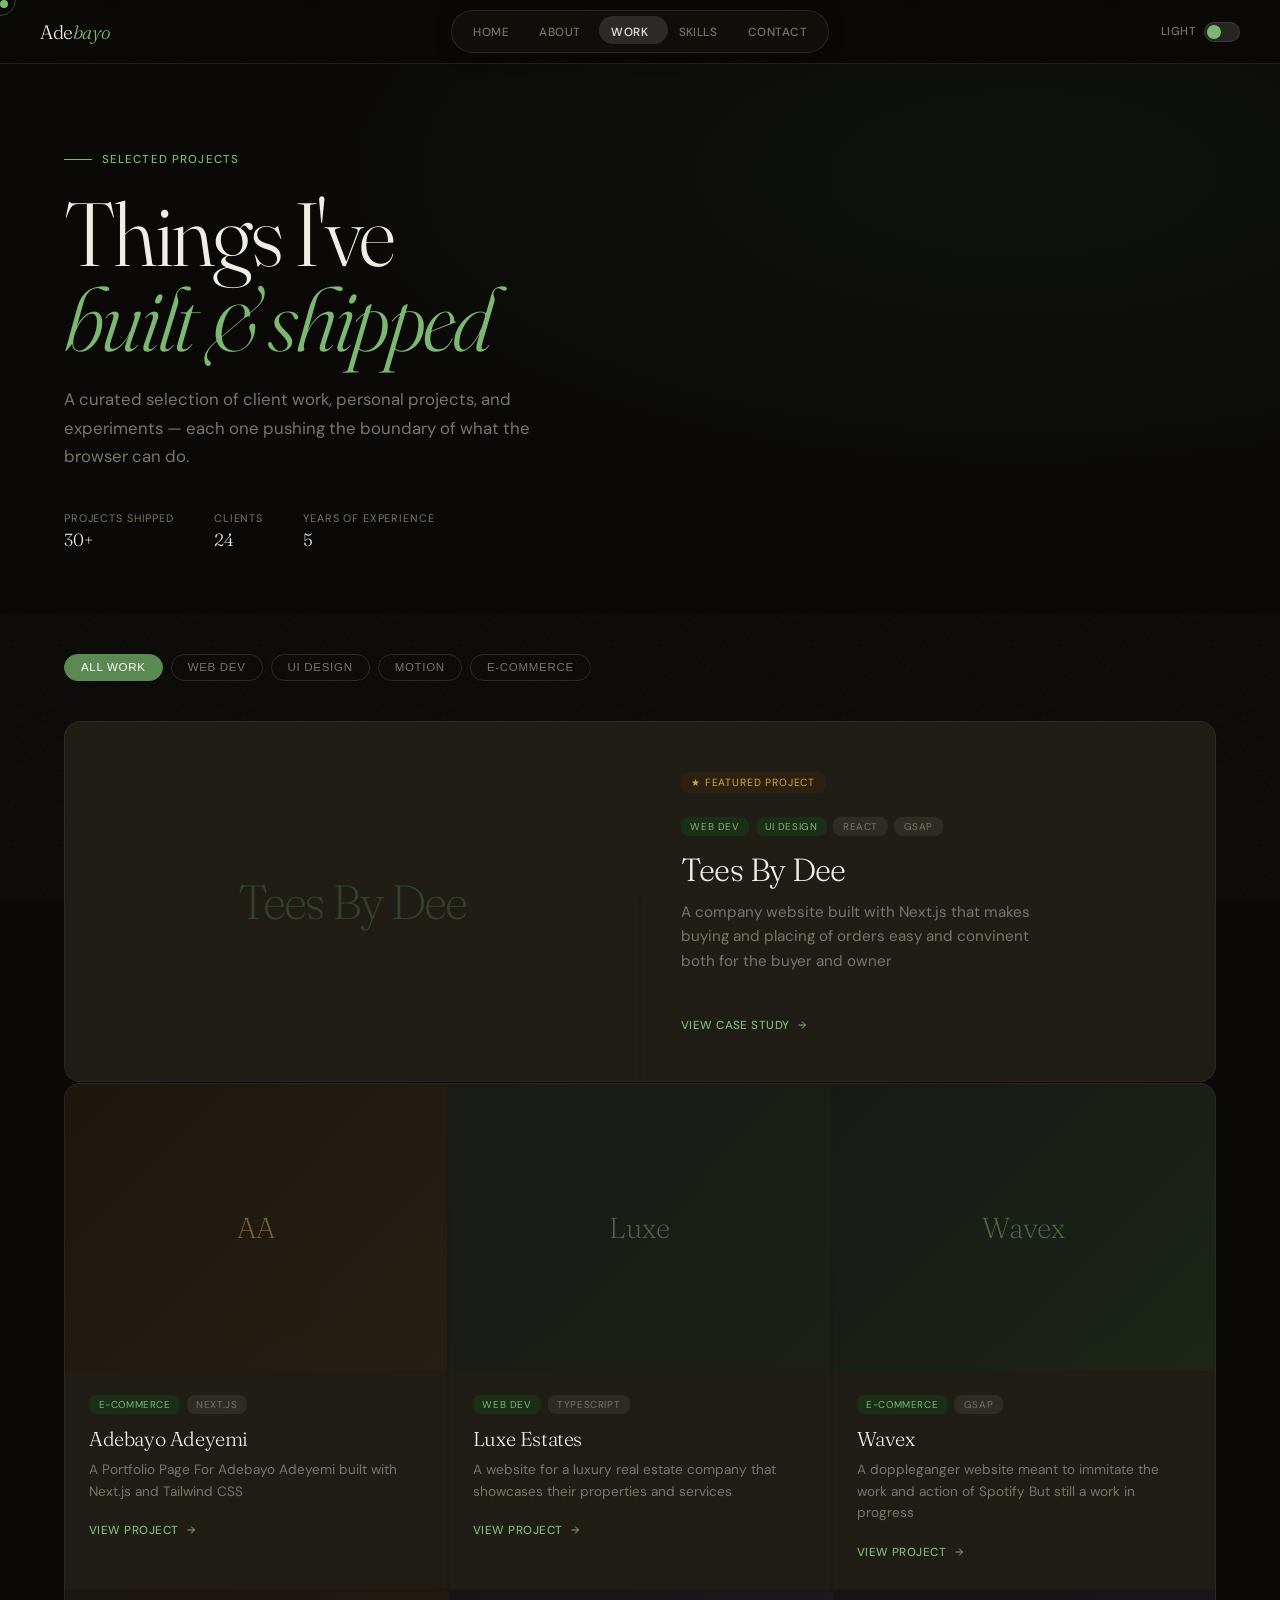
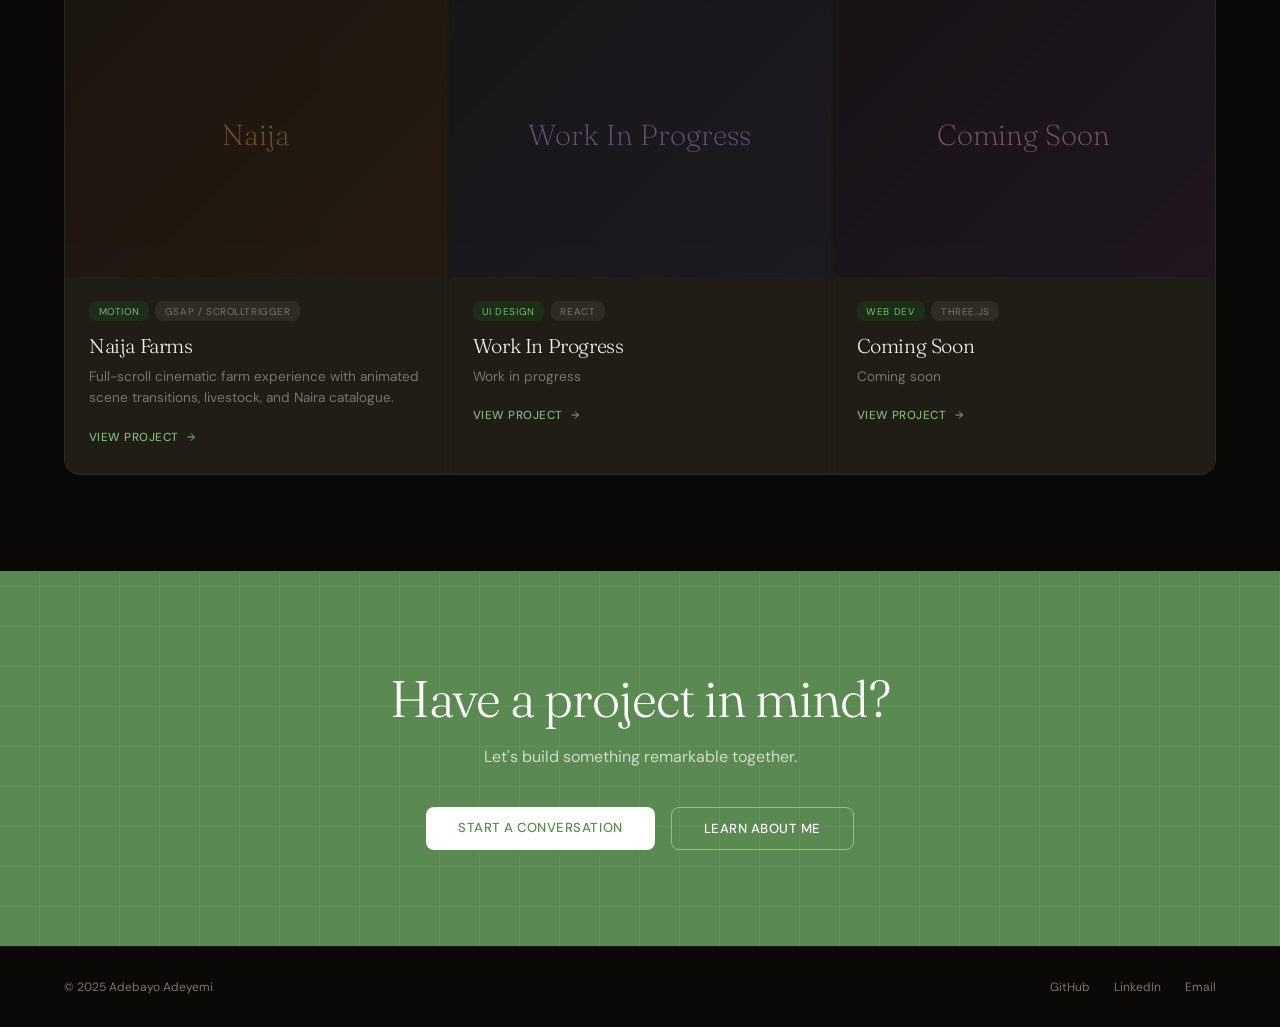
<file: work.html>
<!DOCTYPE html>
<html lang="en" data-theme="dark">
<head>
<meta charset="UTF-8">
<meta name="viewport" content="width=device-width, initial-scale=1.0">
<title>Work — Adebayo Adeyemi</title>
<meta property="og:title" content="Work — Adebayo Adeyemi">
<meta property="og:description" content="Selected frontend projects by Adebayo Adeyemi — React, Next.js, GSAP, design systems, and more.">
<meta property="og:type" content="website">
<meta property="og:url" content="https://adebayoadeyemi.vercel.app/work.html">
<meta property="og:image" content="https://adebayoadeyemi.vercel.app/og-work.png">
<meta name="twitter:card" content="summary_large_image">
<meta name="twitter:title" content="Work — Adebayo Adeyemi">
<meta name="twitter:description" content="Selected frontend projects by Adebayo Adeyemi.">
<link href="https://fonts.googleapis.com/css2?family=Fraunces:ital,opsz,wght@0,9..144,200;0,9..144,300;0,9..144,400;1,9..144,200;1,9..144,300;1,9..144,400&family=DM+Sans:ital,wght@0,300;0,400;0,500;1,300&display=swap" rel="stylesheet">
<link rel="stylesheet" href="base.css">
<style>
:root {
  --ease: cubic-bezier(.22,1,.36,1);
  --spring: cubic-bezier(.34,1.56,.64,1);
  --dur: .65s;
}
[data-theme="dark"] {
  --bg:#0A0907; --bg-2:#111008; --bg-3:#181510;
  --surf:#1C1914; --card:#201D17;
  --ink:#F0EDE4; --ink-2:#C8C3B4; --ink-3:#7A7568; --muted:#4A4640;
  --rule:rgba(240,237,228,0.07); --rule-s:rgba(240,237,228,0.13);
  --moss:#5A8A52; --moss-l:#7DB873; --moss-pale:#1A2E18;
  --bark:#C4823A; --sage:#8AA882; --gold:#D4A844; --gold-pale:#2A2110;
  --nav-bg:rgba(10,9,7,0.55); --nav-border:rgba(240,237,228,0.09);
  --glass-bg:rgba(20,18,14,0.72); --glass-border:rgba(240,237,228,0.1);
  --shadow-md:0 8px 32px rgba(0,0,0,.45); --shadow-xl:0 24px 64px rgba(0,0,0,.6);
  --grain-opacity:.045;
}
[data-theme="light"] {
  --bg:#F8F7F2; --bg-2:#F2F1EB; --bg-3:#FDFCF8;
  --surf:#EEEADE; --card:#FDFCF8;
  --ink:#0D0D0B; --ink-2:#2A2920; --ink-3:#5A5850; --muted:#9A9890;
  --rule:rgba(13,13,11,0.08); --rule-s:rgba(13,13,11,0.15);
  --moss:#3B5E35; --moss-l:#5A8A52; --moss-pale:#E8F0E6;
  --bark:#7A4A1E; --sage:#8AA882; --gold:#9A7020; --gold-pale:#F5EAD8;
  --nav-bg:rgba(248,247,242,0.72); --nav-border:rgba(13,13,11,0.1);
  --glass-bg:rgba(252,251,248,0.76); --glass-border:rgba(13,13,11,0.1);
  --shadow-md:0 8px 32px rgba(13,13,11,.1); --shadow-xl:0 24px 64px rgba(13,13,11,.15);
  --grain-opacity:.025;
}

*,*::before,*::after{margin:0;padding:0;box-sizing:border-box}
html{scroll-behavior:smooth}
body{
  font-family:'DM Sans',sans-serif;
  background:var(--bg); color:var(--ink);
  min-height:100vh; -webkit-font-smoothing:antialiased;
  cursor:none; overflow-x:hidden;
  transition:background var(--dur) var(--ease),color var(--dur) var(--ease);
}
a{text-decoration:none;color:inherit}
img{display:block;width:100%;object-fit:cover}

body::before{
  content:''; position:fixed; inset:0; z-index:0; pointer-events:none;
  opacity:var(--grain-opacity);
  background-image:url("data:image/svg+xml,%3Csvg viewBox='0 0 512 512' xmlns='http://www.w3.org/2000/svg'%3E%3Cfilter id='n'%3E%3CfeTurbulence type='fractalNoise' baseFrequency='0.8' numOctaves='4' stitchTiles='stitch'/%3E%3C/filter%3E%3Crect width='100%25' height='100%25' filter='url(%23n)'/%3E%3C/svg%3E");
  background-size:200px;
  transition:opacity var(--dur) var(--ease);
}

/* CURSOR */
.cursor{width:8px;height:8px;background:var(--moss-l);border-radius:50%;position:fixed;top:0;left:0;pointer-events:none;z-index:9999;transition:opacity .2s,width .3s var(--spring),height .3s var(--spring)}
.cursor-ring{width:32px;height:32px;border:1px solid var(--moss-l);border-radius:50%;position:fixed;top:0;left:0;pointer-events:none;z-index:9998;opacity:.35;transition:width .35s var(--ease),height .35s var(--ease),opacity .2s}
.cursor.expand{width:48px;height:48px;opacity:.15}
.cursor-ring.expand{width:60px;height:60px;opacity:.5}
@media(pointer:coarse){body{cursor:auto}.cursor,.cursor-ring{display:none}}

/* KEYFRAMES */
@keyframes fadeUp{from{opacity:0;transform:translateY(30px)}to{opacity:1;transform:translateY(0)}}
@keyframes marq{from{transform:translateX(0)}to{transform:translateX(-50%)}}
@keyframes floatY{0%,100%{transform:translateY(0)}50%{transform:translateY(-6px)}}

/* REVEAL */
.reveal{opacity:0;transform:translateY(28px);transition:opacity .8s var(--ease),transform .8s var(--ease)}
.reveal.in{opacity:1;transform:translateY(0)}
.d1{transition-delay:.08s}.d2{transition-delay:.16s}.d3{transition-delay:.24s}
.d4{transition-delay:.32s}.d5{transition-delay:.40s}.d6{transition-delay:.48s}

/* NAV */
nav{
  position:fixed;top:0;left:0;right:0;z-index:300;height:64px;
  display:flex;align-items:center;justify-content:space-between;
  padding:0 2.5rem;
  background:var(--nav-bg);
  backdrop-filter:blur(24px) saturate(180%);
  -webkit-backdrop-filter:blur(24px) saturate(180%);
  border-bottom:1px solid var(--nav-border);
  transition:background var(--dur) var(--ease),border-color var(--dur) var(--ease),box-shadow .3s;
}
nav.scrolled{box-shadow:0 4px 40px rgba(0,0,0,.2)}
.nav-logo{font-family:'Fraunces',serif;font-size:1.2rem;font-weight:300;letter-spacing:-.02em;transition:color var(--dur) var(--ease)}
.nav-logo em{font-style:italic;color:var(--moss-l)}

.nav-center{
  position:absolute;left:50%;transform:translateX(-50%);
  display:flex;gap:0;align-items:center;
  background:var(--glass-bg);border:1px solid var(--glass-border);
  border-radius:40px;padding:5px 6px;
  backdrop-filter:blur(16px) saturate(160%);
  -webkit-backdrop-filter:blur(16px) saturate(160%);
  box-shadow:0 2px 20px rgba(0,0,0,.15);
}
.nav-pill-track{position:relative;display:flex;align-items:center}
.nav-glider{
  position:absolute;border-radius:30px;
  background:var(--rule-s);
  transition:left .35s var(--ease),width .35s var(--ease),top .35s var(--ease),height .35s var(--ease);
  pointer-events:none;z-index:0;
}
.nav-link{
  position:relative;z-index:1;
  font-size:.74rem;font-weight:500;
  color:var(--ink-3);letter-spacing:.04em;text-transform:uppercase;
  padding:.45rem .95rem;border-radius:30px;
  transition:color .2s;white-space:nowrap;
}
.nav-link:hover{color:var(--ink)}
.nav-link.on{color:var(--ink)}

.nav-right{display:flex;align-items:center;gap:1rem}
.theme-toggle{
  display:flex;align-items:center;gap:.5rem;
  font-size:.72rem;font-weight:500;letter-spacing:.04em;
  color:var(--ink-3);text-transform:uppercase;cursor:none;
}
.toggle-track{
  width:36px;height:20px;border-radius:10px;
  background:var(--rule-s);border:1px solid var(--glass-border);
  position:relative;transition:background .4s;cursor:none;
}
.toggle-thumb{
  position:absolute;top:2px;left:2px;
  width:14px;height:14px;border-radius:50%;
  background:var(--moss-l);
  transition:transform .35s var(--spring),background .4s;
}
[data-theme="light"] .toggle-thumb{transform:translateX(16px)}
.hamburger{display:none;flex-direction:column;gap:5px;cursor:none;padding:4px}
.hamburger span{width:22px;height:1.5px;background:var(--ink-2);border-radius:2px;transition:transform .3s var(--ease),opacity .2s}
.hamburger.open span:nth-child(1){transform:rotate(45deg) translate(4.5px,4.5px)}
.hamburger.open span:nth-child(2){opacity:0}
.hamburger.open span:nth-child(3){transform:rotate(-45deg) translate(4.5px,-4.5px)}

.mobile-menu{
  display:none;position:fixed;top:64px;left:0;right:0;z-index:299;
  background:var(--glass-bg);backdrop-filter:blur(24px);
  border-bottom:1px solid var(--glass-border);
  padding:1.5rem 2rem;
  flex-direction:column;gap:.5rem;
  transform:translateY(-12px);opacity:0;
  transition:transform .35s var(--ease),opacity .35s var(--ease);
}
.mobile-menu.open{opacity:1;transform:translateY(0)}
.mobile-menu .nav-link{font-size:.9rem;padding:.7rem 0;border-bottom:1px solid var(--rule)}

@media(max-width:900px){
  .nav-center{display:none}
  .hamburger{display:flex}
  .mobile-menu{display:flex}
}

/* ── PAGE ── */
main{padding-top:64px}

/* HERO */
.work-hero{
  min-height:52vh;display:flex;align-items:flex-end;
  padding:5rem 5vw 4rem;
  position:relative;overflow:hidden;
  background:var(--bg);
}
.work-hero::before{
  content:'';position:absolute;inset:0;
  background:radial-gradient(ellipse 60% 60% at 80% 20%,rgba(90,138,82,.08),transparent);
  pointer-events:none;
}
.work-hero-inner{position:relative;z-index:1;max-width:1100px;width:100%}
.work-eyebrow{
  display:inline-flex;align-items:center;gap:.6rem;
  font-size:.72rem;font-weight:500;letter-spacing:.1em;text-transform:uppercase;
  color:var(--moss-l);margin-bottom:1.5rem;
}
.work-eyebrow::before{content:'';width:28px;height:1px;background:var(--moss-l)}
.work-hero h1{
  font-family:'Fraunces',serif;font-size:clamp(3rem,7vw,6rem);
  font-weight:300;line-height:.95;letter-spacing:-.03em;
  color:var(--ink);
}
.work-hero h1 em{font-style:italic;color:var(--moss-l)}
.work-hero-sub{
  margin-top:1.5rem;font-size:1.05rem;color:var(--ink-3);
  max-width:480px;line-height:1.7;
}
.work-hero-meta{
  margin-top:2.5rem;display:flex;gap:2.5rem;flex-wrap:wrap;
}
.work-meta-item{display:flex;flex-direction:column;gap:.25rem}
.work-meta-item span:first-child{font-size:.68rem;text-transform:uppercase;letter-spacing:.08em;color:var(--ink-3)}
.work-meta-item span:last-child{font-size:1.1rem;font-family:'Fraunces',serif;font-weight:300;color:var(--ink)}

/* TICKER */
.ticker{
  overflow:hidden;border-top:1px solid var(--rule);border-bottom:1px solid var(--rule);
  padding:.75rem 0;background:var(--bg-2);
}
.ticker-track{
  display:flex;gap:3rem;white-space:nowrap;
  animation:marq 22s linear infinite;
}
.ticker-track:hover{animation-play-state:paused}
.ticker-item{
  font-size:.7rem;letter-spacing:.1em;text-transform:uppercase;
  color:var(--ink-3);display:flex;align-items:center;gap:.8rem;
}
.ticker-item::after{content:'✦';color:var(--moss-l);font-size:.5rem}

/* FILTER */
.work-filter{
  padding:2.5rem 5vw 0;display:flex;gap:.5rem;flex-wrap:wrap;align-items:center;
}
.filter-btn{
  font-size:.72rem;font-weight:500;letter-spacing:.06em;text-transform:uppercase;
  padding:.4rem 1rem;border-radius:20px;
  border:1px solid var(--rule-s);background:transparent;
  color:var(--ink-3);cursor:none;
  transition:background .25s,color .25s,border-color .25s;
}
.filter-btn:hover,.filter-btn.active{
  background:var(--moss);color:#fff;border-color:var(--moss);
}

/* PROJECTS GRID */
.projects{padding:2.5rem 5vw 6rem;max-width:1300px;margin:0 auto}

/* Featured */
.proj-featured{
  display:grid;grid-template-columns:1fr 1fr;gap:1.5px;
  border:1px solid var(--rule);border-radius:16px;overflow:hidden;
  margin-bottom:1.5px;
  background:var(--rule);
}
.proj-featured-img{
  aspect-ratio:16/10;
  background:linear-gradient(135deg,var(--moss-pale) 0%,var(--bg-3) 100%);
  position:relative;overflow:hidden;
}
.proj-featured-img .img-inner{
  width:100%;height:100%;display:flex;align-items:center;justify-content:center;
  font-family:'Fraunces',serif;font-size:3rem;font-weight:200;
  color:var(--moss);opacity:.35;letter-spacing:-.04em;
  transition:transform .6s var(--ease);
}
.proj-card:hover .img-inner{transform:scale(1.04)}
.proj-featured-info{
  background:var(--card);padding:3rem 2.5rem;
  display:flex;flex-direction:column;justify-content:space-between;
}

/* Card grid */
.proj-grid{
  display:grid;grid-template-columns:repeat(3,1fr);gap:1.5px;
  background:var(--rule);
  border:1px solid var(--rule);border-radius:16px;overflow:hidden;
}
.proj-card{
  background:var(--card);
  position:relative;overflow:hidden;
  cursor:none;
  transition:background .3s;
}
.proj-card:hover{background:var(--surf)}
.proj-card.filtered-out{
  opacity:0;transform:scale(.95) translateY(8px);pointer-events:none;
  transition:opacity .35s var(--ease),transform .35s var(--ease);
}
.proj-card:not(.filtered-out){
  opacity:1;transform:scale(1) translateY(0);pointer-events:auto;
  transition:opacity .35s var(--ease),transform .35s var(--ease),background .3s;
}

.proj-img{
  aspect-ratio:4/3;
  position:relative;overflow:hidden;
}
.proj-img-bg{
  width:100%;height:100%;
  transition:transform .6s var(--ease);
}
.proj-card:hover .proj-img-bg{transform:scale(1.05)}

.proj-img-overlay{
  position:absolute;inset:0;background:rgba(10,9,7,.5);
  display:flex;align-items:center;justify-content:center;
  opacity:0;transition:opacity .3s;
}
.proj-card:hover .proj-img-overlay{opacity:1}
.proj-view-btn{
  font-size:.7rem;letter-spacing:.1em;text-transform:uppercase;font-weight:500;
  padding:.55rem 1.4rem;border-radius:24px;
  background:var(--moss);color:#fff;
  transform:translateY(8px);transition:transform .3s var(--ease);
}
.proj-card:hover .proj-view-btn{transform:translateY(0)}

.proj-body{padding:1.5rem 1.5rem 1.75rem}
.proj-tags{display:flex;gap:.4rem;flex-wrap:wrap;margin-bottom:.8rem}
.proj-tag{
  font-size:.62rem;letter-spacing:.06em;text-transform:uppercase;
  padding:.2rem .6rem;border-radius:8px;
  background:var(--rule);color:var(--ink-3);
}
.proj-tag.green{background:var(--moss-pale);color:var(--moss-l)}
.proj-title{
  font-family:'Fraunces',serif;font-size:1.25rem;font-weight:300;
  letter-spacing:-.02em;color:var(--ink);line-height:1.2;
  margin-bottom:.5rem;
}
.proj-desc{font-size:.85rem;color:var(--ink-3);line-height:1.6;margin-bottom:1rem}
.proj-link{
  display:inline-flex;align-items:center;gap:.4rem;
  font-size:.73rem;font-weight:500;letter-spacing:.04em;text-transform:uppercase;
  color:var(--moss-l);transition:gap .2s;
}
.proj-link:hover{gap:.7rem}
.proj-link svg{width:12px;height:12px;stroke:currentColor;fill:none;stroke-width:2}

/* Featured card specifics */
.proj-featured-info .proj-tags{margin-bottom:1rem}
.proj-featured-info .proj-title{font-size:2rem;line-height:1.1;margin-bottom:.8rem}
.proj-featured-info .proj-desc{font-size:.95rem;max-width:380px}
.proj-featured-badge{
  display:inline-flex;align-items:center;gap:.4rem;
  font-size:.65rem;letter-spacing:.08em;text-transform:uppercase;
  color:var(--gold);background:var(--gold-pale);
  padding:.25rem .65rem;border-radius:8px;margin-bottom:1.5rem;
}

/* TESTIMONIALS */
.testimonials{
  padding:5rem 5vw;
  background:var(--bg-2);
  border-top:1px solid var(--rule);
}
.section-label{
  display:inline-flex;align-items:center;gap:.6rem;
  font-size:.72rem;letter-spacing:.1em;text-transform:uppercase;
  color:var(--moss-l);margin-bottom:3rem;
}
.section-label::before{content:'';width:28px;height:1px;background:var(--moss-l)}
.testi-grid{display:grid;grid-template-columns:repeat(2,1fr);gap:1px;background:var(--rule);border:1px solid var(--rule);border-radius:16px;overflow:hidden}
.testi-card{background:var(--card);padding:2.5rem}
.testi-quote{
  font-family:'Fraunces',serif;font-size:1.05rem;font-weight:300;
  font-style:italic;color:var(--ink);line-height:1.7;margin-bottom:1.5rem;
}
.testi-author{display:flex;align-items:center;gap:.8rem}
.testi-av{
  width:36px;height:36px;border-radius:50%;
  background:var(--moss-pale);display:flex;align-items:center;justify-content:center;
  font-size:.8rem;font-weight:500;color:var(--moss-l);flex-shrink:0;
}
.testi-name{font-size:.82rem;font-weight:500;color:var(--ink)}
.testi-role{font-size:.75rem;color:var(--ink-3)}

/* CTA */
.work-cta{
  padding:6rem 5vw;text-align:center;
  background:var(--moss);position:relative;overflow:hidden;
}
.work-cta::before{
  content:'';position:absolute;inset:0;
  background-image:repeating-linear-gradient(0deg,transparent,transparent 39px,rgba(255,255,255,.04) 39px,rgba(255,255,255,.04) 40px),repeating-linear-gradient(90deg,transparent,transparent 39px,rgba(255,255,255,.04) 39px,rgba(255,255,255,.04) 40px);
}
.work-cta h2{
  font-family:'Fraunces',serif;font-size:clamp(2rem,4vw,3.5rem);
  font-weight:300;letter-spacing:-.02em;color:#fff;margin-bottom:1rem;
  position:relative;
}
.work-cta p{font-size:1rem;color:rgba(255,255,255,.7);margin-bottom:2.5rem;position:relative}
.cta-btns{display:flex;gap:1rem;justify-content:center;flex-wrap:wrap;position:relative}
.btn-white{
  padding:.75rem 2rem;border-radius:8px;
  background:#fff;color:var(--moss);
  font-size:.82rem;font-weight:500;letter-spacing:.04em;text-transform:uppercase;
  transition:transform .25s var(--ease),box-shadow .25s;
}
.btn-white:hover{transform:translateY(-2px);box-shadow:0 8px 24px rgba(0,0,0,.2)}
.btn-outline-white{
  padding:.75rem 2rem;border-radius:8px;
  border:1px solid rgba(255,255,255,.4);color:#fff;
  font-size:.82rem;font-weight:500;letter-spacing:.04em;text-transform:uppercase;
  transition:border-color .25s,background .25s;
}
.btn-outline-white:hover{background:rgba(255,255,255,.1);border-color:rgba(255,255,255,.7)}

/* FOOTER */
footer{
  padding:2rem 5vw;background:var(--bg);
  border-top:1px solid var(--rule);
  display:flex;align-items:center;justify-content:space-between;flex-wrap:wrap;gap:1rem;
}
.footer-copy{font-size:.75rem;color:var(--ink-3)}
.footer-links{display:flex;gap:1.5rem}
.footer-link{font-size:.75rem;color:var(--ink-3);transition:color .2s}
.footer-link:hover{color:var(--moss-l)}

/* RESPONSIVE */
@media(max-width:1024px){
  .proj-featured{grid-template-columns:1fr}
  .proj-grid{grid-template-columns:repeat(2,1fr)}
}
@media(max-width:700px){
  .work-hero{padding:3.5rem 1.5rem 2.5rem}
  .work-filter{padding:1.5rem 1.5rem 0}
  .projects{padding:2rem 1.5rem 4rem}
  .proj-grid{grid-template-columns:1fr}
  .testi-grid{grid-template-columns:1fr}
  footer{flex-direction:column;align-items:flex-start}
}

@media (max-width:700px){
  .proj-img-overlay{opacity:1}
  .proj-view-btn{transform:translateY(0)}
}


/* Mobile project links: make the live destination the obvious tap target */
@media (max-width: 700px) {
  .proj-img {
    position: relative;
  }

  .proj-img-overlay {
    opacity: 1 !important;
    visibility: visible !important;
    pointer-events: auto !important;
    z-index: 10;
  }

  .proj-view-btn {
    display: flex;
    align-items: center;
    justify-content: center;
    min-width: 150px;
    min-height: 52px;
    padding: 14px 24px;
    border-radius: 999px;
    transform: none !important;
    pointer-events: auto !important;
    touch-action: manipulation;
    -webkit-tap-highlight-color: transparent;
    position: relative;
    z-index: 20;
  }

  /* The live button should win over the surrounding project card link. */
  .proj-img-overlay .proj-view-btn {
    cursor: pointer;
  }
}

</style>
</head>
<body>

<div class="cursor" id="cursor"></div>
<div class="cursor-ring" id="cursorRing"></div>

<!-- NAV -->
<nav id="nav">
  <a class="nav-logo" href="index.html">Ade<em>bayo</em></a>

  <div class="nav-center">
    <div class="nav-pill-track" id="navTrack">
      <div class="nav-glider" id="navGlider"></div>
      <a class="nav-link" href="index.html">Home</a>
      <a class="nav-link" href="about.html">About</a>
      <a class="nav-link on" href="work.html">Work</a>
      <a class="nav-link" href="skills.html">Skills</a>
      <a class="nav-link" href="contact.html">Contact</a>
    </div>
  </div>

  <div class="nav-right">
    <div class="theme-toggle" id="themeToggle">
      <span id="themeLabel">Light</span>
      <div class="toggle-track"><div class="toggle-thumb"></div></div>
    </div>
    <div class="hamburger" id="hamburger">
      <span></span><span></span><span></span>
    </div>
  </div>
</nav>

<div class="mobile-menu" id="mobileMenu">
  <a class="nav-link" href="index.html">Home</a>
  <a class="nav-link" href="about.html">About</a>
  <a class="nav-link on" href="work.html">Work</a>
  <a class="nav-link" href="skills.html">Skills</a>
  <a class="nav-link" href="contact.html">Contact</a>
</div>

<main>

<!-- HERO -->
<section class="work-hero">
  <div class="work-hero-inner">
    <div class="work-eyebrow reveal">Selected Projects</div>
    <h1 class="reveal d1">
      Things I've<br><em>built & shipped</em>
    </h1>
    <p class="work-hero-sub reveal d2">
      A curated selection of client work, personal projects, and experiments — each one pushing the boundary of what the browser can do.
    </p>
    <div class="work-hero-meta reveal d3">
      <div class="work-meta-item">
        <span>Projects shipped</span>
        <span>30+</span>
      </div>
      <div class="work-meta-item">
        <span> Clients</span>
        <span>24</span>
      </div>
      <div class="work-meta-item">
        <span>Years of experience</span>
        <span>5</span>
      </div>
    </div>
  </div>
</section>
<!-- FILTER -->
<div class="work-filter reveal">
  <button class="filter-btn active" data-filter="all">All Work</button>
  <button class="filter-btn" data-filter="web">Web Dev</button>
  <button class="filter-btn" data-filter="ui">UI Design</button>
  <button class="filter-btn" data-filter="motion">Motion</button>
  <button class="filter-btn" data-filter="ecom">E-Commerce</button>
</div>

<!-- PROJECTS -->
<div class="projects">

  <!-- Featured -->
  <div class="proj-featured reveal">
    <div class="proj-featured-img proj-card">
      <div class="img-inner">Tees By Dee</div>
    </div>
    <div class="proj-featured-info">
      <div>
        <span class="proj-featured-badge">★ Featured Project</span>
        <div class="proj-tags">
          <span class="proj-tag green">Web Dev</span>
          <span class="proj-tag green">UI Design</span>
          <span class="proj-tag">React</span>
          <span class="proj-tag">GSAP</span>
        </div>
        <div class="proj-title">Tees By Dee</div>
        <p class="proj-desc">
         A company website built with Next.js that makes buying and placing of orders easy and convinent both for the buyer and owner
        </p>
      </div>
      <a href="https://tees-by-dee.vercel.app/" class="proj-link">
        View Case Study
        <svg viewBox="0 0 24 24"><path d="M5 12h14M12 5l7 7-7 7"/></svg>
      </a>
    </div>
  </div>

  <!-- Grid -->
  <div class="proj-grid">

    <div class="proj-card reveal" data-cat="ecom motion">
      <div class="proj-img">
        <div class="proj-img-bg" style="background:linear-gradient(135deg,#1a1408 0%,#2a2110 100%);width:100%;height:100%;display:flex;align-items:center;justify-content:center;font-family:'Fraunces',serif;font-size:1.8rem;font-weight:200;color:var(--gold);opacity:.5">AA</div>
        <div class="proj-img-overlay"><a href="https://adebayoadeyemi.vercel.app/" class="proj-view-btn" target="_blank" rel="noopener noreferrer">View Live</a></div>
      </div>
      <div class="proj-body">
        <div class="proj-tags"><span class="proj-tag green">E-Commerce</span><span class="proj-tag">Next.js</span></div>
        <div class="proj-title">Adebayo Adeyemi </div>
        <p class="proj-desc">A Portfolio Page For Adebayo Adeyemi built with Next.js and Tailwind CSS</p>
        <a href="https://adebayoadeyemi.vercel.app/" class="proj-link">View Project <svg viewBox="0 0 24 24"><path d="M5 12h14M12 5l7 7-7 7"/></svg></a>
      </div>
    </div>

    <div class="proj-card reveal d1" data-cat="web ui">
      <div class="proj-img">
        <div class="proj-img-bg" style="background:linear-gradient(135deg,#111a18 0%,#1a2419 100%);width:100%;height:100%;display:flex;align-items:center;justify-content:center;font-family:'Fraunces',serif;font-size:1.8rem;font-weight:200;color:var(--sage);opacity:.5">Luxe</div>
        <div class="proj-img-overlay"><a href="https://luxe-estates-two.vercel.app/" class="proj-view-btn" target="_blank" rel="noopener noreferrer">View Live</a></div>
      </div>
      <div class="proj-body">
        <div class="proj-tags"><span class="proj-tag green">Web Dev</span><span class="proj-tag">TypeScript</span></div>
        <div class="proj-title">Luxe Estates</div>
        <p class="proj-desc">A website for a luxury real estate company that showcases their properties and services</p>
        <a href="https://luxe-estates-two.vercel.app/" class="proj-link">View Project <svg viewBox="0 0 24 24"><path d="M5 12h14M12 5l7 7-7 7"/></svg></a>
      </div>
    </div>

    <div class="proj-card reveal d2" data-cat="ecom web">
      <div class="proj-img">
        <div class="proj-img-bg" style="background:linear-gradient(135deg,#0e1618 0%,#1a2e18 100%);width:100%;height:100%;display:flex;align-items:center;justify-content:center;font-family:'Fraunces',serif;font-size:1.8rem;font-weight:200;color:var(--moss-l);opacity:.5">Wavex</div>
        <div class="proj-img-overlay"><a href="https://wavex-navy.vercel.app/" class="proj-view-btn" target="_blank" rel="noopener noreferrer">View Live</a></div>
      </div>
      <div class="proj-body">
        <div class="proj-tags"><span class="proj-tag green">E-Commerce</span><span class="proj-tag">GSAP</span></div>
        <div class="proj-title">Wavex</div>
        <p class="proj-desc">A doppleganger website meant to immitate the work and action of Spotify But still a work in progress </p>
        <a href="https://wavex-navy.vercel.app/" class="proj-link">View Project <svg viewBox="0 0 24 24"><path d="M5 12h14M12 5l7 7-7 7"/></svg></a>
      </div>
    </div>

    <div class="proj-card reveal d3" data-cat="motion web">
      <div class="proj-img">
        <div class="proj-img-bg" style="background:linear-gradient(135deg,#18100a 0%,#2a1808 100%);width:100%;height:100%;display:flex;align-items:center;justify-content:center;font-family:'Fraunces',serif;font-size:1.8rem;font-weight:200;color:var(--bark);opacity:.5">Naija</div>
        <div class="proj-img-overlay"><a href="https://naija-farms.vercel.app/" class="proj-view-btn" target="_blank" rel="noopener noreferrer">View Live</a></div>
      </div>
      <div class="proj-body">
        <div class="proj-tags"><span class="proj-tag green">Motion</span><span class="proj-tag">GSAP / ScrollTrigger</span></div>
        <div class="proj-title">Naija Farms</div>
        <p class="proj-desc">Full-scroll cinematic farm experience with animated scene transitions, livestock, and Naira catalogue.</p>
        <a href="https://naija-farms.vercel.app/" class="proj-link">View Project <svg viewBox="0 0 24 24"><path d="M5 12h14M12 5l7 7-7 7"/></svg></a>
      </div>
    </div>

    <div class="proj-card reveal d4" data-cat="ui web">
      <div class="proj-img">
        <div class="proj-img-bg" style="background:linear-gradient(135deg,#0f0f18 0%,#1a1a2e 100%);width:100%;height:100%;display:flex;align-items:center;justify-content:center;font-family:'Fraunces',serif;font-size:1.8rem;font-weight:200;color:#9a8ac8;opacity:.5">Work In Progress</div>
        <div class="proj-img-overlay"><div class="proj-view-btn">View Live</div></div>
      </div>
      <div class="proj-body">
        <div class="proj-tags"><span class="proj-tag green">UI Design</span><span class="proj-tag">React</span></div>
        <div class="proj-title">Work In Progress</div>
        <p class="proj-desc">Work in progress</p>
        <a href="#" class="proj-link">View Project <svg viewBox="0 0 24 24"><path d="M5 12h14M12 5l7 7-7 7"/></svg></a>
      </div>
    </div>

    <div class="proj-card reveal d5" data-cat="web">
      <div class="proj-img">
        <div class="proj-img-bg" style="background:linear-gradient(135deg,#100a18 0%,#1e1028 100%);width:100%;height:100%;display:flex;align-items:center;justify-content:center;font-family:'Fraunces',serif;font-size:1.8rem;font-weight:200;color:#c88aa8;opacity:.5">Coming Soon</div>
        <div class="proj-img-overlay"><div class="proj-view-btn">View Live</div></div>
      </div>
      <div class="proj-body">
        <div class="proj-tags"><span class="proj-tag green">Web Dev</span><span class="proj-tag">Three.js</span></div>
        <div class="proj-title">Coming Soon</div>
        <p class="proj-desc">Coming soon</p>
        <a href="#" class="proj-link">View Project <svg viewBox="0 0 24 24"><path d="M5 12h14M12 5l7 7-7 7"/></svg></a>
      </div>
    </div>

  </div>
</div>

<!-- CTA -->
<section class="work-cta">
  <h2>Have a project in mind?</h2>
  <p>Let's build something remarkable together.</p>
  <div class="cta-btns">
    <a href="contact.html" class="btn-white">Start a Conversation</a>
    <a href="about.html" class="btn-outline-white">Learn About Me</a>
  </div>
</section>

</main>

<footer>
  <span class="footer-copy">© 2025 Adebayo Adeyemi</span>
  <div class="footer-links">
    <a href="#" class="footer-link">GitHub</a>
    <a href="#" class="footer-link">LinkedIn</a>
    <a href="mailto:adebayoadeyemi0071@gmail.com" class="footer-link">Email</a>
  </div>
</footer>

<script>
// Cursor
const cur = document.getElementById('cursor');
const ring = document.getElementById('cursorRing');
let mx=0,my=0,rx=0,ry=0;
document.addEventListener('mousemove',e=>{mx=e.clientX;my=e.clientY;cur.style.transform=`translate(${mx-4}px,${my-4}px)`;});
(function loop(){rx+=(mx-rx)*.12;ry+=(my-ry)*.12;ring.style.transform=`translate(${rx-16}px,${ry-16}px)`;requestAnimationFrame(loop)})();
document.querySelectorAll('a,button,.proj-card,.filter-btn').forEach(el=>{
  el.addEventListener('mouseenter',()=>{cur.classList.add('expand');ring.classList.add('expand')});
  el.addEventListener('mouseleave',()=>{cur.classList.remove('expand');ring.classList.remove('expand')});
});

// Scrolled nav
const navEl=document.getElementById('nav');
window.addEventListener('scroll',()=>navEl.classList.toggle('scrolled',window.scrollY>20),{passive:true});

// Theme
const html=document.documentElement;
const lbl=document.getElementById('themeLabel');
const saved=localStorage.getItem('theme')||'dark';
html.setAttribute('data-theme',saved);
lbl.textContent=saved==='dark'?'Light':'Dark';
document.getElementById('themeToggle').addEventListener('click',()=>{
  const t=html.getAttribute('data-theme')==='dark'?'light':'dark';
  html.setAttribute('data-theme',t);localStorage.setItem('theme',t);
  lbl.textContent=t==='dark'?'Light':'Dark';
});

// Mobile menu
const ham=document.getElementById('hamburger');
const mob=document.getElementById('mobileMenu');
ham.addEventListener('click',()=>{ham.classList.toggle('open');mob.classList.toggle('open')});

// Nav glider
(function(){
  const track=document.getElementById('navTrack');
  const glider=document.getElementById('navGlider');
  const links=track.querySelectorAll('.nav-link');
  const active=track.querySelector('.nav-link.on')||links[0];
  function setGlider(el){
    glider.style.left=el.offsetLeft+'px';
    glider.style.width=el.offsetWidth+'px';
    glider.style.height=el.offsetHeight+'px';
    glider.style.top=el.offsetTop+'px';
  }
  setGlider(active);
  links.forEach(l=>{
    l.addEventListener('mouseenter',()=>setGlider(l));
    l.addEventListener('mouseleave',()=>setGlider(track.querySelector('.nav-link.on')||links[0]));
  });
})();

// Reveal
const obs=new IntersectionObserver(entries=>{entries.forEach(e=>{if(e.isIntersecting)e.target.classList.add('in')})},{threshold:.12});
document.querySelectorAll('.reveal').forEach(el=>obs.observe(el));

// ── PROJECT CARD SCREENSHOTS ──
// Uses Google's favicon + microlink screenshot API.
// Reads the live URL from the card's .proj-link href and injects a preview image.
(function loadProjectScreenshots(){
  document.querySelectorAll('.proj-card[data-cat]').forEach(card=>{
    const link=card.querySelector('.proj-link');
    const bg=card.querySelector('.proj-img-bg');
    if(!link||!bg) return;
    const href=link.getAttribute('href');
    if(!href||href==='#') return; // skip placeholder links

    // Use microlink screenshot API (free tier, no key needed for basic use)
    const screenshotUrl=`https://api.microlink.io/?url=${encodeURIComponent(href)}&screenshot=true&meta=false&embed=screenshot.url`;
    const img=document.createElement('img');
    img.style.cssText='position:absolute;inset:0;width:100%;height:100%;object-fit:cover;transition:transform .6s var(--ease,cubic-bezier(.22,1,.36,1))';
    img.alt=card.querySelector('.proj-title')?.textContent||'Project screenshot';
    img.loading='lazy';
    // Only swap in if load succeeds
    img.onload=()=>{
      bg.style.background='none';
      bg.innerHTML=''; // remove placeholder text
      bg.appendChild(img);
    };
    img.onerror=()=>{}; // silently keep placeholder on failure
    img.src=screenshotUrl;
  });
})();

// Filter - uses opacity/scale so reveal animations re-fire correctly
const filterBtns=document.querySelectorAll('.filter-btn');
const projCards=document.querySelectorAll('.proj-card[data-cat]');
filterBtns.forEach(btn=>{
  btn.addEventListener('click',()=>{
    filterBtns.forEach(b=>b.classList.remove('active'));
    btn.classList.add('active');
    const f=btn.dataset.filter;
    projCards.forEach(c=>{
      const match=f==='all'||c.dataset.cat.includes(f);
      if(match){
        c.classList.remove('filtered-out');
        // re-trigger the reveal animation so card slides back in
        if(!c.classList.contains('in')){
          c.classList.add('in');
        }
      } else {
        c.classList.add('filtered-out');
      }
    });
  });
});

// Mobile-safe View Live navigation.
// Prevents the parent project card/link from stealing the tap.
document.querySelectorAll('.proj-view-btn[href]').forEach((liveBtn) => {
  liveBtn.addEventListener('click', (event) => {
    event.preventDefault();
    event.stopPropagation();
    event.stopImmediatePropagation();

    const url = liveBtn.getAttribute('href');
    if (url && url !== '#') {
      window.location.href = url;
    }
  }, true);
});

</script>
</body>
</html>
</file>
<file: base.css>
/* =============================================
   BASE.CSS — Shared styles for all pages
   adebayoadeyemi.vercel.app
   ============================================= */

/* ── GOOGLE FONTS ── */
@import url('https://fonts.googleapis.com/css2?family=Fraunces:ital,opsz,wght@0,9..144,200;0,9..144,300;0,9..144,400;1,9..144,200;1,9..144,300;1,9..144,400&family=DM+Sans:ital,wght@0,300;0,400;0,500;1,300&display=swap');

/* ── EASING & TIMING TOKENS ── */
:root {
  --ease:   cubic-bezier(.22,1,.36,1);
  --ease-in:cubic-bezier(.55,0,1,.45);
  --spring: cubic-bezier(.34,1.56,.64,1);
  --dur:    .65s;
}

/* ── DARK THEME ── */
[data-theme="dark"] {
  --bg:       #0A0907;
  --bg-2:     #111008;
  --bg-3:     #181510;
  --surf:     #1C1914;
  --card:     #201D17;
  --ink:      #F0EDE4;
  --ink-2:    #C8C3B4;
  --ink-3:    #7A7568;
  --muted:    #4A4640;
  --rule:     rgba(240,237,228,0.07);
  --rule-s:   rgba(240,237,228,0.13);
  --moss:     #5A8A52;
  --moss-l:   #7DB873;
  --moss-pale:#1A2E18;
  --bark:     #C4823A;
  --sage:     #8AA882;
  --sage-pale:#1A2419;
  --gold:     #D4A844;
  --gold-pale:#2A2110;
  --nav-bg:   rgba(10,9,7,0.55);
  --nav-border:rgba(240,237,228,0.09);
  --glass-bg: rgba(20,18,14,0.72);
  --glass-border:rgba(240,237,228,0.1);
  --shadow-md:0 8px 32px rgba(0,0,0,.45);
  --shadow-xl:0 24px 64px rgba(0,0,0,.6);
  --grain-opacity:.045;
  --input-bg: rgba(30,26,20,0.6);
  --input-border:rgba(240,237,228,0.12);
}

/* ── LIGHT THEME ── */
[data-theme="light"] {
  --bg:       #F8F7F2;
  --bg-2:     #F2F1EB;
  --bg-3:     #FDFCF8;
  --surf:     #EEEADE;
  --card:     #FDFCF8;
  --ink:      #0D0D0B;
  --ink-2:    #2A2920;
  --ink-3:    #5A5850;
  --muted:    #9A9890;
  --rule:     rgba(13,13,11,0.08);
  --rule-s:   rgba(13,13,11,0.15);
  --moss:     #3B5E35;
  --moss-l:   #5A8A52;
  --moss-pale:#E8F0E6;
  --bark:     #7A4A1E;
  --sage:     #8AA882;
  --sage-pale:#F0F4EE;
  --gold:     #9A7020;
  --gold-pale:#F5EAD8;
  --nav-bg:   rgba(248,247,242,0.72);
  --nav-border:rgba(13,13,11,0.1);
  --glass-bg: rgba(252,251,248,0.76);
  --glass-border:rgba(13,13,11,0.1);
  --shadow-md:0 8px 32px rgba(13,13,11,.1);
  --shadow-xl:0 24px 64px rgba(13,13,11,.15);
  --grain-opacity:.025;
  --input-bg: rgba(238,234,222,0.5);
  --input-border:rgba(13,13,11,0.14);
}

/* ── RESET ── */
*,*::before,*::after { margin:0; padding:0; box-sizing:border-box }
html { scroll-behavior:smooth }
body {
  font-family:'DM Sans',sans-serif;
  background:var(--bg); color:var(--ink);
  min-height:100vh; -webkit-font-smoothing:antialiased;
  cursor:none; overflow-x:hidden;
  transition:background var(--dur) var(--ease),color var(--dur) var(--ease);
}
a { text-decoration:none; color:inherit }
img { display:block; width:100%; object-fit:cover }

/* ── GRAIN OVERLAY ── */
body::before {
  content:''; position:fixed; inset:0; z-index:0; pointer-events:none;
  opacity:var(--grain-opacity);
  background-image:url("data:image/svg+xml,%3Csvg viewBox='0 0 512 512' xmlns='http://www.w3.org/2000/svg'%3E%3Cfilter id='n'%3E%3CfeTurbulence type='fractalNoise' baseFrequency='0.8' numOctaves='4' stitchTiles='stitch'/%3E%3C/filter%3E%3Crect width='100%25' height='100%25' filter='url(%23n)'/%3E%3C/svg%3E");
  background-size:200px;
  transition:opacity var(--dur) var(--ease);
}

/* ── CUSTOM CURSOR ── */
.cursor {
  width:8px; height:8px; background:var(--moss-l); border-radius:50%;
  position:fixed; top:0; left:0; pointer-events:none; z-index:9999;
  transition:opacity .2s,width .3s var(--spring),height .3s var(--spring),background .4s;
}
.cursor-ring {
  width:32px; height:32px; border:1px solid var(--moss-l); border-radius:50%;
  position:fixed; top:0; left:0; pointer-events:none; z-index:9998; opacity:.35;
  transition:width .35s var(--ease),height .35s var(--ease),opacity .2s,border-color .4s;
}
.cursor.expand  { width:48px; height:48px; opacity:.15 }
.cursor-ring.expand { width:60px; height:60px; opacity:.5 }
@media(pointer:coarse){ body{cursor:auto} .cursor,.cursor-ring{display:none} }

/* ── KEYFRAMES ── */
@keyframes fadeUp   { from{opacity:0;transform:translateY(30px)} to{opacity:1;transform:translateY(0)} }
@keyframes fadeIn   { from{opacity:0} to{opacity:1} }
@keyframes floatY   { 0%,100%{transform:translateY(0)} 50%{transform:translateY(-8px)} }
@keyframes spin     { from{transform:rotate(0deg)} to{transform:rotate(360deg)} }
@keyframes marq     { from{transform:translateX(0)} to{transform:translateX(-50%)} }
@keyframes lineGrow { from{transform:scaleX(0)} to{transform:scaleX(1)} }
@keyframes pulse-ring { 0%{box-shadow:0 0 0 0 rgba(90,138,82,.4)} 70%{box-shadow:0 0 0 10px rgba(90,138,82,0)} 100%{box-shadow:0 0 0 0 rgba(90,138,82,0)} }
@keyframes orb1     { 0%,100%{transform:translate(0,0) scale(1)} 40%{transform:translate(60px,-40px) scale(1.08)} 70%{transform:translate(-30px,20px) scale(.95)} }
@keyframes orb2     { 0%,100%{transform:translate(0,0) scale(1)} 35%{transform:translate(-50px,30px) scale(1.05)} 65%{transform:translate(40px,-25px) scale(.97)} }
@keyframes tilt     { 0%,100%{transform:rotate(-1.5deg)} 50%{transform:rotate(1.5deg)} }
@keyframes barGrow  { from{width:0} to{width:var(--w)} }
@keyframes checkPop { 0%{transform:scale(0) rotate(-10deg)} 70%{transform:scale(1.2) rotate(5deg)} 100%{transform:scale(1) rotate(0)} }

/* ── SCROLL REVEAL ── */
.reveal { opacity:0; transform:translateY(28px); transition:opacity .8s var(--ease),transform .8s var(--ease) }
.reveal.in { opacity:1; transform:translateY(0) }
.d1{transition-delay:.08s} .d2{transition-delay:.16s} .d3{transition-delay:.24s}
.d4{transition-delay:.32s} .d5{transition-delay:.40s} .d6{transition-delay:.48s}

/* ── NAV ── */
nav {
  position:fixed; top:0; left:0; right:0; z-index:300; height:64px;
  display:flex; align-items:center; justify-content:space-between;
  padding:0 2.5rem;
  background:var(--nav-bg);
  backdrop-filter:blur(24px) saturate(180%);
  -webkit-backdrop-filter:blur(24px) saturate(180%);
  border-bottom:1px solid var(--nav-border);
  transition:background var(--dur) var(--ease),border-color var(--dur) var(--ease),box-shadow .3s;
}
nav.scrolled { box-shadow:0 4px 40px rgba(0,0,0,.2) }
.nav-logo { font-family:'Fraunces',serif; font-size:1.2rem; font-weight:300; letter-spacing:-.02em; color:var(--ink); transition:color var(--dur) var(--ease) }
.nav-logo em { font-style:italic; color:var(--moss-l); transition:color var(--dur) var(--ease) }
.nav-center {
  position:absolute; left:50%; transform:translateX(-50%);
  display:flex; align-items:center;
  background:var(--glass-bg); border:1px solid var(--glass-border);
  border-radius:40px; padding:5px 6px;
  backdrop-filter:blur(16px) saturate(160%);
  -webkit-backdrop-filter:blur(16px) saturate(160%);
  box-shadow:0 2px 20px rgba(0,0,0,.15);
  transition:background var(--dur) var(--ease),border-color var(--dur) var(--ease);
}
.nav-pill-track { position:relative; display:flex; align-items:center }
.nav-glider {
  position:absolute; border-radius:30px; background:var(--rule-s);
  transition:left .35s var(--ease),width .35s var(--ease),top .35s var(--ease),height .35s var(--ease);
  pointer-events:none; z-index:0;
}
.nav-link {
  position:relative; z-index:1;
  font-size:.74rem; font-weight:500; color:var(--ink-3);
  letter-spacing:.04em; text-transform:uppercase;
  padding:.45rem .95rem; border-radius:30px;
  transition:color .2s; white-space:nowrap;
}
.nav-link:hover { color:var(--ink) }
.nav-link.on { color:var(--ink) }
.nav-right { display:flex; align-items:center; gap:1rem }
.theme-toggle { display:flex; align-items:center; gap:.5rem; font-size:.72rem; font-weight:500; letter-spacing:.04em; color:var(--ink-3); text-transform:uppercase; cursor:none }
.toggle-track { width:36px; height:20px; border-radius:10px; background:var(--rule-s); border:1px solid var(--glass-border); position:relative; cursor:none }
.toggle-thumb { position:absolute; top:2px; left:2px; width:14px; height:14px; border-radius:50%; background:var(--moss-l); transition:transform .35s var(--spring),background .4s }
[data-theme="light"] .toggle-thumb { transform:translateX(16px) }
.hamburger { display:none; flex-direction:column; gap:5px; cursor:none; padding:4px }
.hamburger span { width:22px; height:1.5px; background:var(--ink-2); border-radius:2px; transition:transform .3s var(--ease),opacity .2s }
.hamburger.open span:nth-child(1) { transform:rotate(45deg) translate(4.5px,4.5px) }
.hamburger.open span:nth-child(2) { opacity:0 }
.hamburger.open span:nth-child(3) { transform:rotate(-45deg) translate(4.5px,-4.5px) }
.mobile-menu {
  display:none; position:fixed; top:64px; left:0; right:0; z-index:299;
  background:var(--glass-bg); backdrop-filter:blur(24px);
  border-bottom:1px solid var(--glass-border);
  padding:1.5rem 2rem; flex-direction:column; gap:.5rem;
  transform:translateY(-12px); opacity:0;
  transition:transform .35s var(--ease),opacity .35s var(--ease);
}
.mobile-menu.open { opacity:1; transform:translateY(0) }
.mobile-menu .nav-link { font-size:.9rem; padding:.7rem 0; border-bottom:1px solid var(--rule) }
@media(max-width:900px) {
  .nav-center { display:none }
  .hamburger  { display:flex }
  .mobile-menu{ display:flex }
  nav { padding:0 1.5rem }
}

/* ── MAIN PADDING ── */
main { padding-top:64px }

/* ── FOOTER ── */
footer {
  padding:2rem 5vw; background:var(--bg);
  border-top:1px solid var(--rule);
  display:flex; align-items:center; justify-content:space-between; flex-wrap:wrap; gap:1rem;
}
.footer-copy { font-size:.75rem; color:var(--ink-3) }
.footer-links { display:flex; gap:1.5rem }
.footer-link { font-size:.75rem; color:var(--ink-3); transition:color .2s }
.footer-link:hover { color:var(--moss-l) }

/* ── SHARED BUTTONS ── */
.btn-primary {
  display:inline-flex; align-items:center; gap:8px;
  background:var(--moss); color:#fff;
  font-family:'DM Sans',sans-serif; font-size:.8rem; font-weight:500;
  padding:13px 26px; border-radius:10px; letter-spacing:.02em;
  transition:background .22s,transform .22s,box-shadow .22s;
  box-shadow:0 4px 20px rgba(90,138,82,.35);
}
.btn-primary:hover { background:var(--moss-l); transform:translateY(-2px); box-shadow:0 8px 28px rgba(90,138,82,.4) }
.btn-secondary {
  display:inline-flex; align-items:center; gap:8px;
  background:var(--glass-bg); color:var(--ink-2);
  font-family:'DM Sans',sans-serif; font-size:.8rem; font-weight:500;
  padding:13px 24px; border-radius:10px;
  border:1px solid var(--glass-border); letter-spacing:.02em;
  transition:all .22s; backdrop-filter:blur(8px);
}
.btn-secondary:hover { background:var(--rule-s); border-color:var(--rule-s) }
.btn-white {
  padding:.75rem 2rem; border-radius:8px; background:#fff; color:var(--moss);
  font-size:.82rem; font-weight:500; letter-spacing:.04em; text-transform:uppercase;
  transition:transform .25s var(--ease),box-shadow .25s;
}
.btn-white:hover { transform:translateY(-2px); box-shadow:0 8px 24px rgba(0,0,0,.2) }
.btn-outline-white {
  padding:.75rem 2rem; border-radius:8px; border:1px solid rgba(255,255,255,.4); color:#fff;
  font-size:.82rem; font-weight:500; letter-spacing:.04em; text-transform:uppercase;
  transition:border-color .25s,background .25s;
}
.btn-outline-white:hover { background:rgba(255,255,255,.1); border-color:rgba(255,255,255,.7) }

/* ── SHARED SECTION LABEL / EYEBROW ── */
.eyebrow,.sec-eyebrow {
  display:inline-flex; align-items:center; gap:.6rem;
  font-size:.72rem; font-weight:500; letter-spacing:.1em;
  text-transform:uppercase; color:var(--moss-l); margin-bottom:1.5rem;
}
.eyebrow::before,.sec-eyebrow::before { content:''; width:28px; height:1px; background:var(--moss-l) }

/* ── SHARED JS SNIPPET (inline into each page) ── */
/* NOTE: The JS shared logic is inlined at bottom of each page
   to avoid external script dependency. */
</file>
